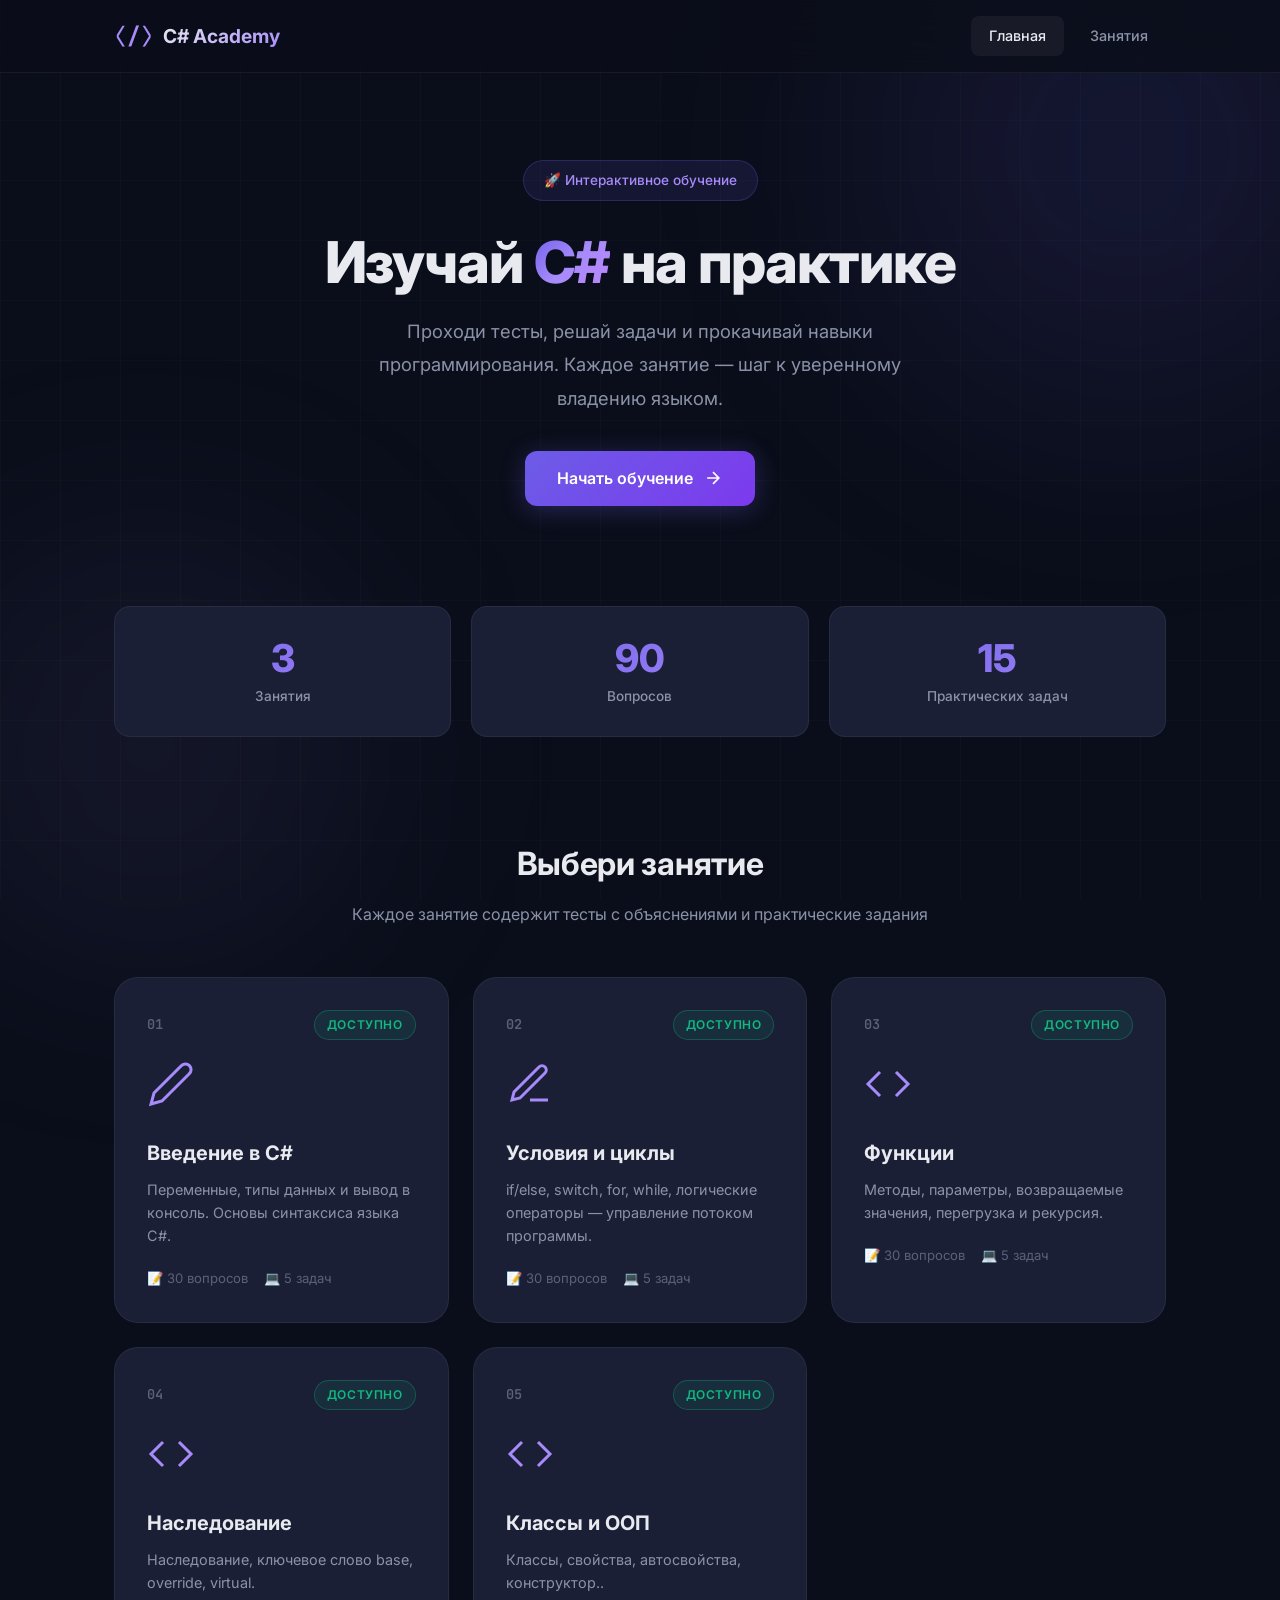
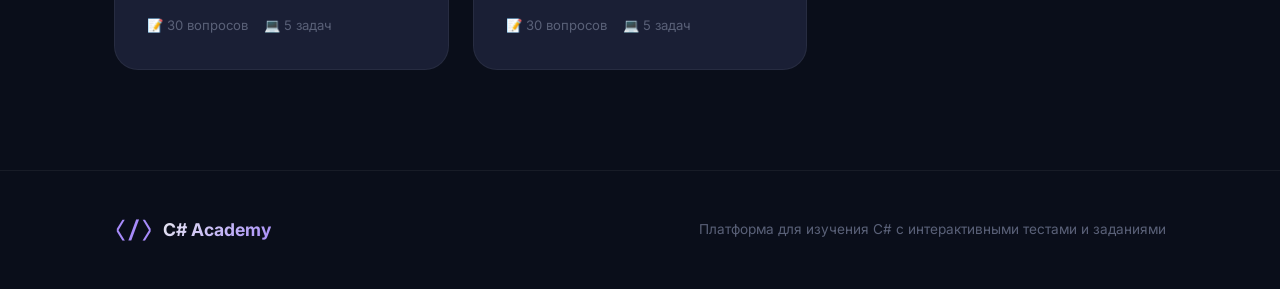
<file: index.html>
<!DOCTYPE html>
<html lang="ru">
<head>
    <meta charset="UTF-8">
    <meta name="viewport" content="width=device-width, initial-scale=1.0">
    <title>C# Academy — Тестирование и практика</title>
    <meta name="description" content="Интерактивная платформа для изучения C#. Тесты, задания и практика по программированию.">
    <link rel="preconnect" href="https://fonts.googleapis.com">
    <link rel="preconnect" href="https://fonts.gstatic.com" crossorigin>
    <link href="https://fonts.googleapis.com/css2?family=Inter:wght@300;400;500;600;700;800&family=JetBrains+Mono:wght@400;500;600&display=swap" rel="stylesheet">
    <link rel="stylesheet" href="style.css">
</head>
<body>
    <!-- Animated background -->
    <div class="bg-grid"></div>
    <div class="bg-glow bg-glow-1"></div>
    <div class="bg-glow bg-glow-2"></div>

    <!-- Header -->
    <header class="header">
        <div class="container">
            <a href="index.html" class="logo">
                <span class="logo-icon">⟨/⟩</span>
                <span class="logo-text">C# Academy</span>
            </a>
            <nav class="nav">
                <a href="index.html" class="nav-link active">Главная</a>
                <a href="#lessons" class="nav-link">Занятия</a>
            </nav>
        </div>
    </header>

    <!-- Hero Section -->
    <section class="hero">
        <div class="container">
            <div class="hero-badge">🚀 Интерактивное обучение</div>
            <h1 class="hero-title">
                Изучай <span class="gradient-text">C#</span> на практике
            </h1>
            <p class="hero-subtitle">
                Проходи тесты, решай задачи и прокачивай навыки программирования. 
                Каждое занятие — шаг к уверенному владению языком.
            </p>
            <a href="#lessons" class="hero-btn">
                <span>Начать обучение</span>
                <svg width="20" height="20" viewBox="0 0 24 24" fill="none" stroke="currentColor" stroke-width="2">
                    <path d="M5 12h14M12 5l7 7-7 7"/>
                </svg>
            </a>
        </div>
    </section>

    <!-- Stats -->
    <section class="stats">
        <div class="container">
            <div class="stats-grid">
                <div class="stat-card">
                    <div class="stat-number">3</div>
                    <div class="stat-label">Занятия</div>
                </div>
                <div class="stat-card">
                    <div class="stat-number">90</div>
                    <div class="stat-label">Вопросов</div>
                </div>
                <div class="stat-card">
                    <div class="stat-number">15</div>
                    <div class="stat-label">Практических задач</div>
                </div>
            </div>
        </div>
    </section>

    <!-- Lessons -->
    <section class="lessons" id="lessons">
        <div class="container">
            <h2 class="section-title">Выбери занятие</h2>
            <p class="section-subtitle">Каждое занятие содержит тесты с объяснениями и практические задания</p>
            
            <div class="lessons-grid">
                <!-- Lesson 1 -->
                <a href="lesson1.html" class="lesson-card" style="--delay: 0.1s">
                    <div class="lesson-card-header">
                        <span class="lesson-number">01</span>
                        <span class="lesson-status available">Доступно</span>
                    </div>
                    <div class="lesson-card-icon">
                        <svg width="48" height="48" viewBox="0 0 24 24" fill="none" stroke="currentColor" stroke-width="1.5">
                            <path d="M17 3a2.85 2.83 0 1 1 4 4L7.5 20.5 2 22l1.5-5.5Z"/>
                        </svg>
                    </div>
                    <h3 class="lesson-card-title">Введение в C#</h3>
                    <p class="lesson-card-desc">Переменные, типы данных и вывод в консоль. Основы синтаксиса языка C#.</p>
                    <div class="lesson-card-meta">
                        <span>📝 30 вопросов</span>
                        <span>💻 5 задач</span>
                    </div>
                    <div class="lesson-card-arrow">
                        <svg width="24" height="24" viewBox="0 0 24 24" fill="none" stroke="currentColor" stroke-width="2">
                            <path d="M5 12h14M12 5l7 7-7 7"/>
                        </svg>
                    </div>
                </a>

                <!-- Lesson 2 -->
                <a href="lesson2.html" class="lesson-card" style="--delay: 0.2s">
                    <div class="lesson-card-header">
                        <span class="lesson-number">02</span>
                        <span class="lesson-status available">Доступно</span>
                    </div>
                    <div class="lesson-card-icon">
                        <svg width="48" height="48" viewBox="0 0 24 24" fill="none" stroke="currentColor" stroke-width="1.5">
                            <path d="M12 20h9"/><path d="M16.5 3.5a2.12 2.12 0 0 1 3 3L7 19l-4 1 1-4Z"/>
                        </svg>
                    </div>
                    <h3 class="lesson-card-title">Условия и циклы</h3>
                    <p class="lesson-card-desc">if/else, switch, for, while, логические операторы — управление потоком программы.</p>
                    <div class="lesson-card-meta">
                        <span>📝 30 вопросов</span>
                        <span>💻 5 задач</span>
                    </div>
                    <div class="lesson-card-arrow">
                        <svg width="24" height="24" viewBox="0 0 24 24" fill="none" stroke="currentColor" stroke-width="2">
                            <path d="M5 12h14M12 5l7 7-7 7"/>
                        </svg>
                    </div>
                </a>

                <!-- Lesson 3 -->
                <a href="lesson3.html" class="lesson-card" style="--delay: 0.3s">
                    <div class="lesson-card-header">
                        <span class="lesson-number">03</span>
                        <span class="lesson-status available">Доступно</span>
                    </div>
                    <div class="lesson-card-icon">
                        <svg width="48" height="48" viewBox="0 0 24 24" fill="none" stroke="currentColor" stroke-width="1.5">
                            <polyline points="16 18 22 12 16 6"/>
                            <polyline points="8 6 2 12 8 18"/>
                        </svg>
                    </div>
                    <h3 class="lesson-card-title">Функции</h3>
                    <p class="lesson-card-desc">Методы, параметры, возвращаемые значения, перегрузка и рекурсия.</p>
                    <div class="lesson-card-meta">
                        <span>📝 30 вопросов</span>
                        <span>💻 5 задач</span>
                    </div>
                    <div class="lesson-card-arrow">
                        <svg width="24" height="24" viewBox="0 0 24 24" fill="none" stroke="currentColor" stroke-width="2">
                            <path d="M5 12h14M12 5l7 7-7 7"/>
                        </svg>
                    </div>
                </a>
                <!-- Lesson 4 -->

                <a href="lesson4.html" class="lesson-card" style="--delay: 0.3s">
                    <div class="lesson-card-header">
                        <span class="lesson-number">04</span>
                        <span class="lesson-status available">Доступно</span>
                    </div>
                    <div class="lesson-card-icon">
                        <svg width="48" height="48" viewBox="0 0 24 24" fill="none" stroke="currentColor" stroke-width="1.5">
                            <polyline points="16 18 22 12 16 6"/>
                            <polyline points="8 6 2 12 8 18"/>
                        </svg>
                    </div>
                    <h3 class="lesson-card-title">Наследование</h3>
                    <p class="lesson-card-desc">Наследование, ключевое слово base, override, virtual.</p>
                    <div class="lesson-card-meta">
                        <span>📝 30 вопросов</span>
                        <span>💻 5 задач</span>
                    </div>
                    <div class="lesson-card-arrow">
                        <svg width="24" height="24" viewBox="0 0 24 24" fill="none" stroke="currentColor" stroke-width="2">
                            <path d="M5 12h14M12 5l7 7-7 7"/>
                        </svg>
                    </div>
                </a>

                <!-- Lesson 5 -->

                <a href="lesson5.html" class="lesson-card" style="--delay: 0.3s">
                    <div class="lesson-card-header">
                        <span class="lesson-number">05</span>
                        <span class="lesson-status available">Доступно</span>
                    </div>
                    <div class="lesson-card-icon">
                        <svg width="48" height="48" viewBox="0 0 24 24" fill="none" stroke="currentColor" stroke-width="1.5">
                            <polyline points="16 18 22 12 16 6"/>
                            <polyline points="8 6 2 12 8 18"/>
                        </svg>
                    </div>
                    <h3 class="lesson-card-title">Классы и ООП</h3>
                    <p class="lesson-card-desc">Классы, свойства, автосвойства, конструктор..</p>
                    <div class="lesson-card-meta">
                        <span>📝 30 вопросов</span>
                        <span>💻 5 задач</span>
                    </div>
                    <div class="lesson-card-arrow">
                        <svg width="24" height="24" viewBox="0 0 24 24" fill="none" stroke="currentColor" stroke-width="2">
                            <path d="M5 12h14M12 5l7 7-7 7"/>
                        </svg>
                    </div>
                </a>
            </div>
        </div>
    </section>

    <!-- Footer -->
    <footer class="footer">
        <div class="container">
            <div class="footer-content">
                <div class="footer-logo">
                    <span class="logo-icon">⟨/⟩</span>
                    <span class="logo-text">C# Academy</span>
                </div>
                <p class="footer-text">Платформа для изучения C# с интерактивными тестами и заданиями</p>
            </div>
        </div>
    </footer>

    <script src="script.js"></script>
</body>
</html>
</file>
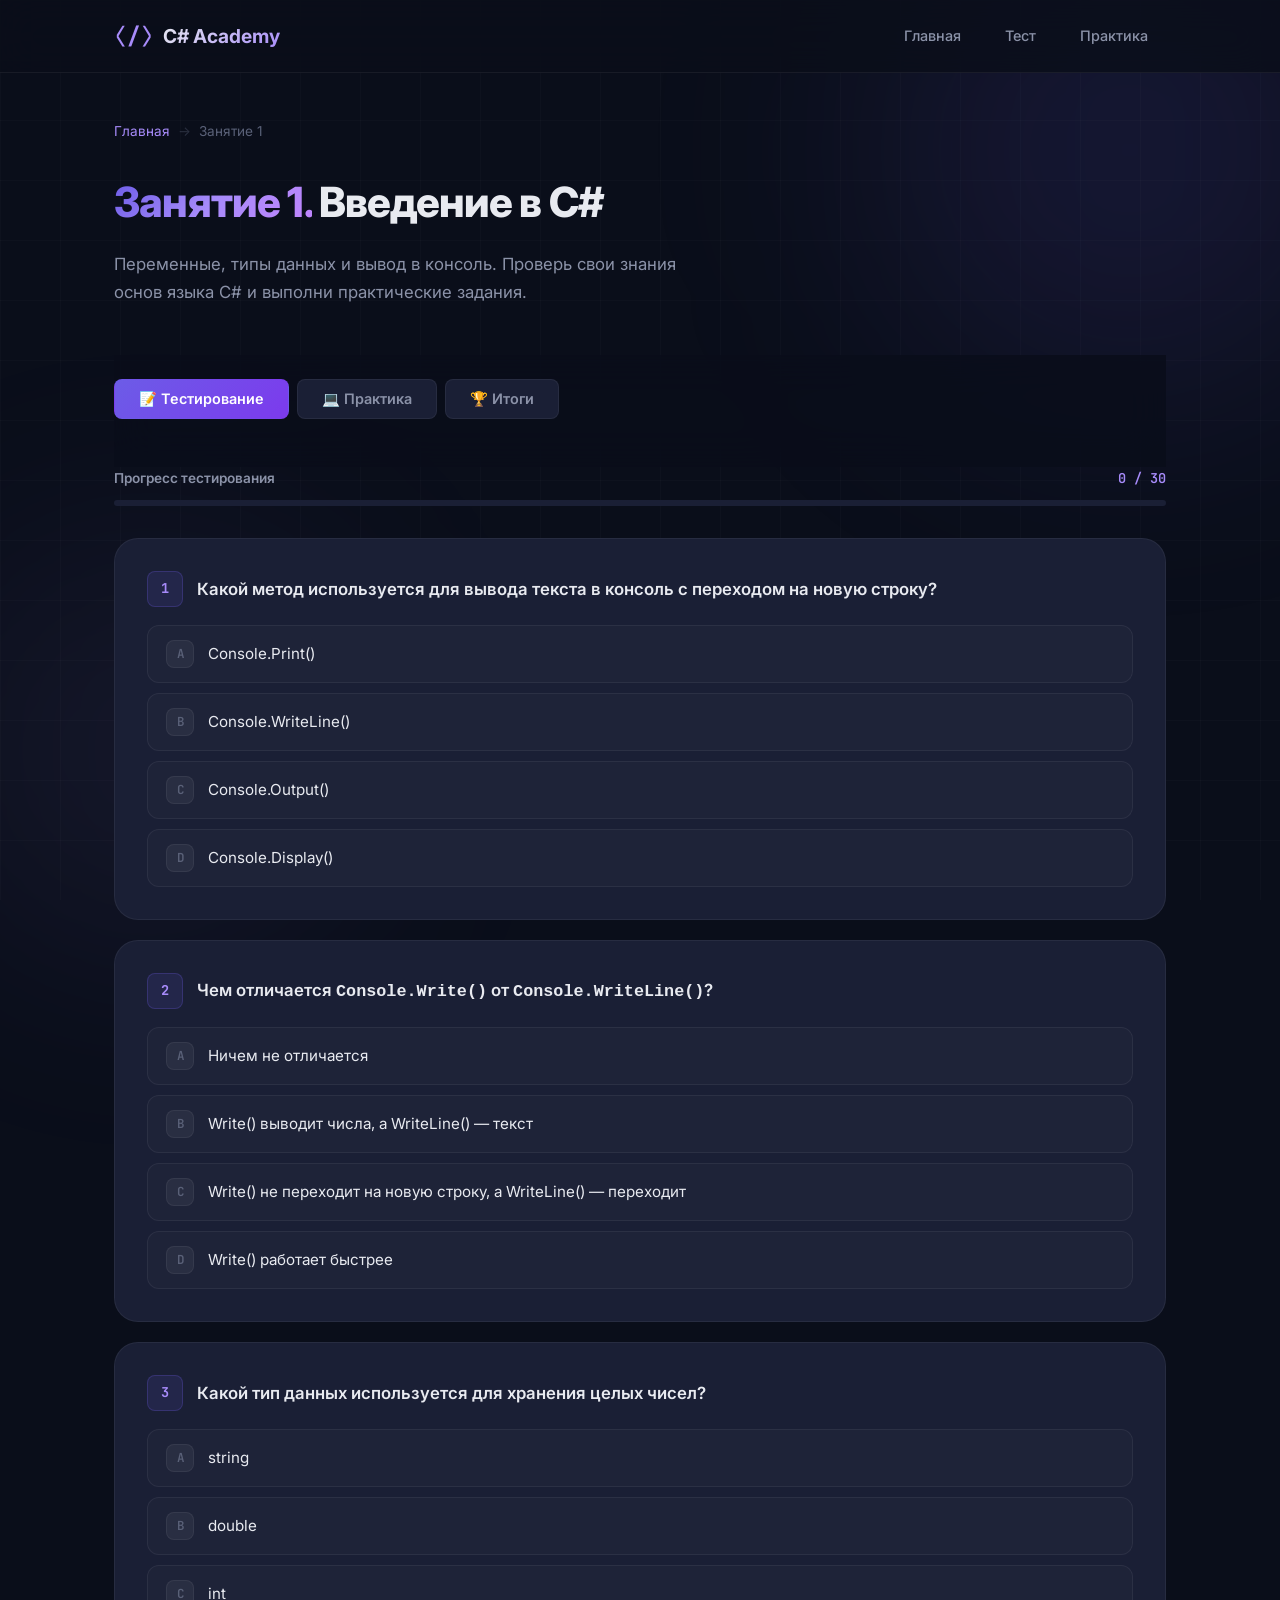
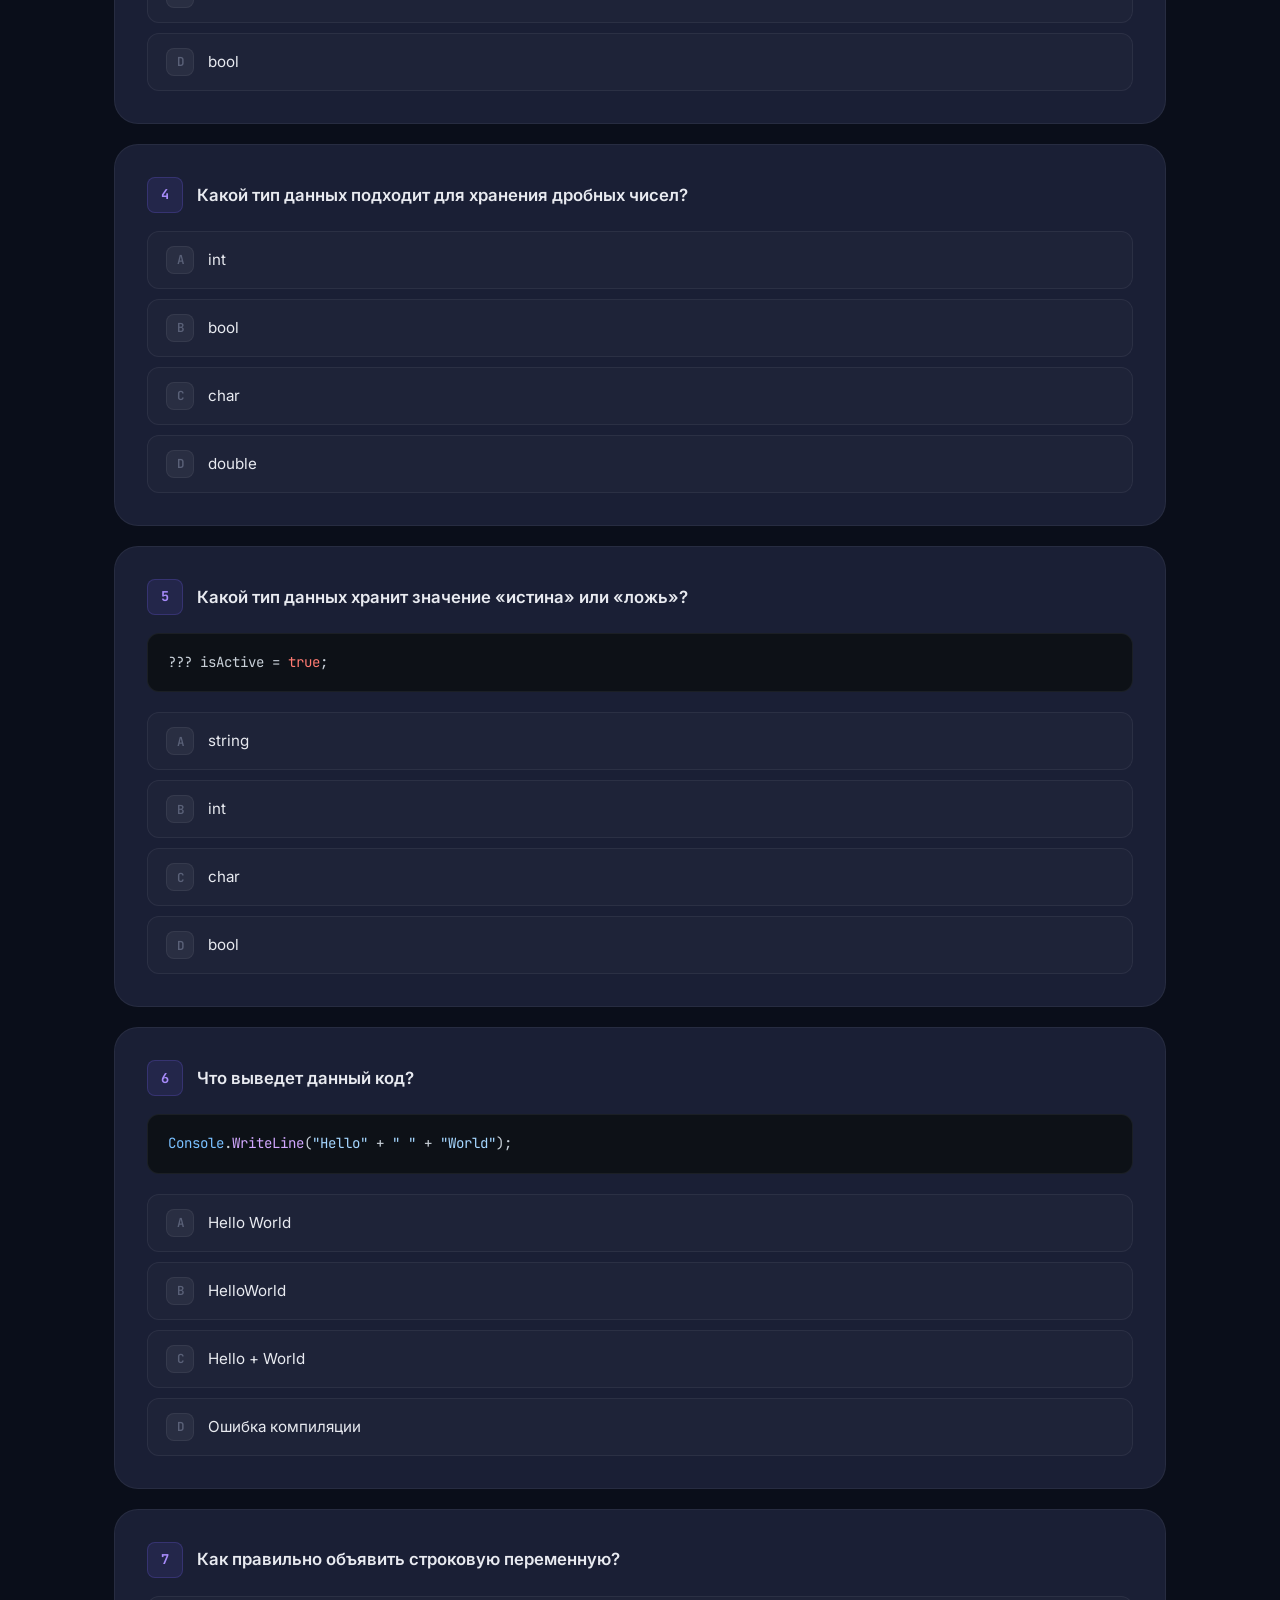
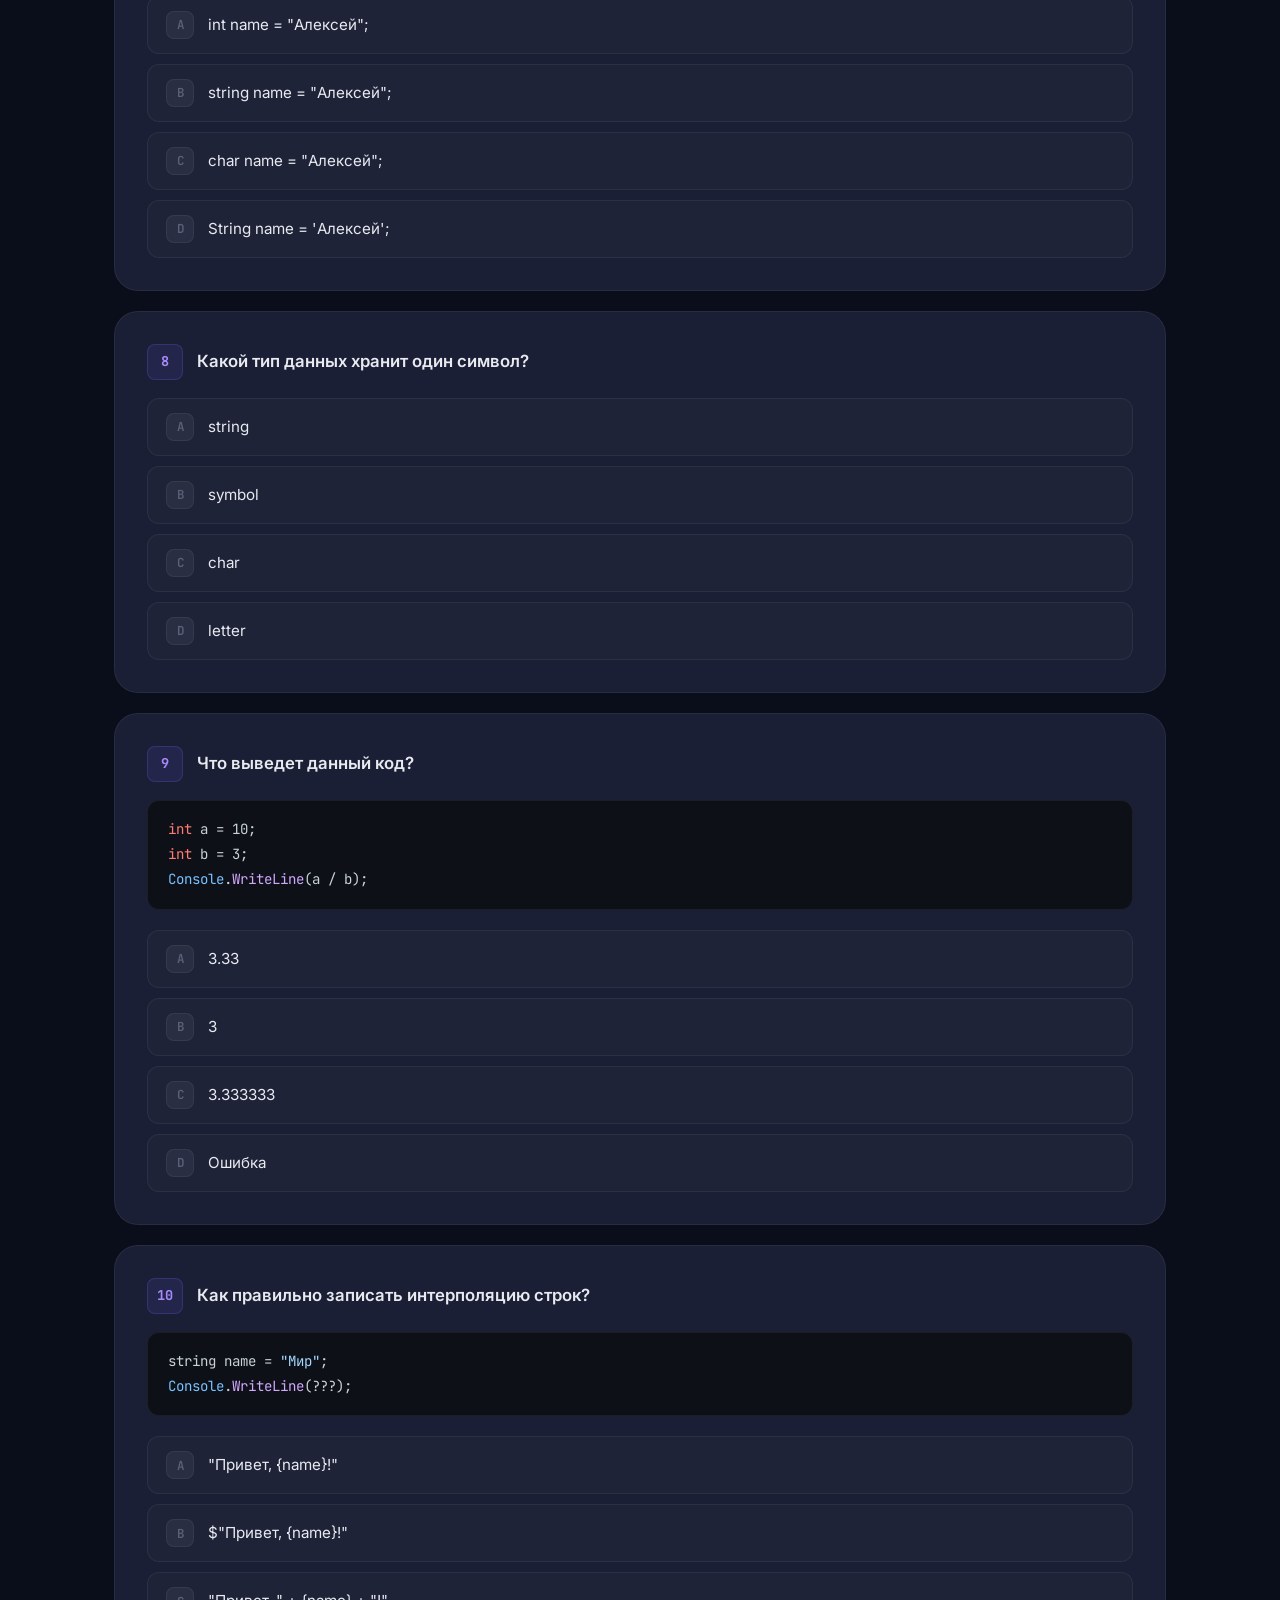
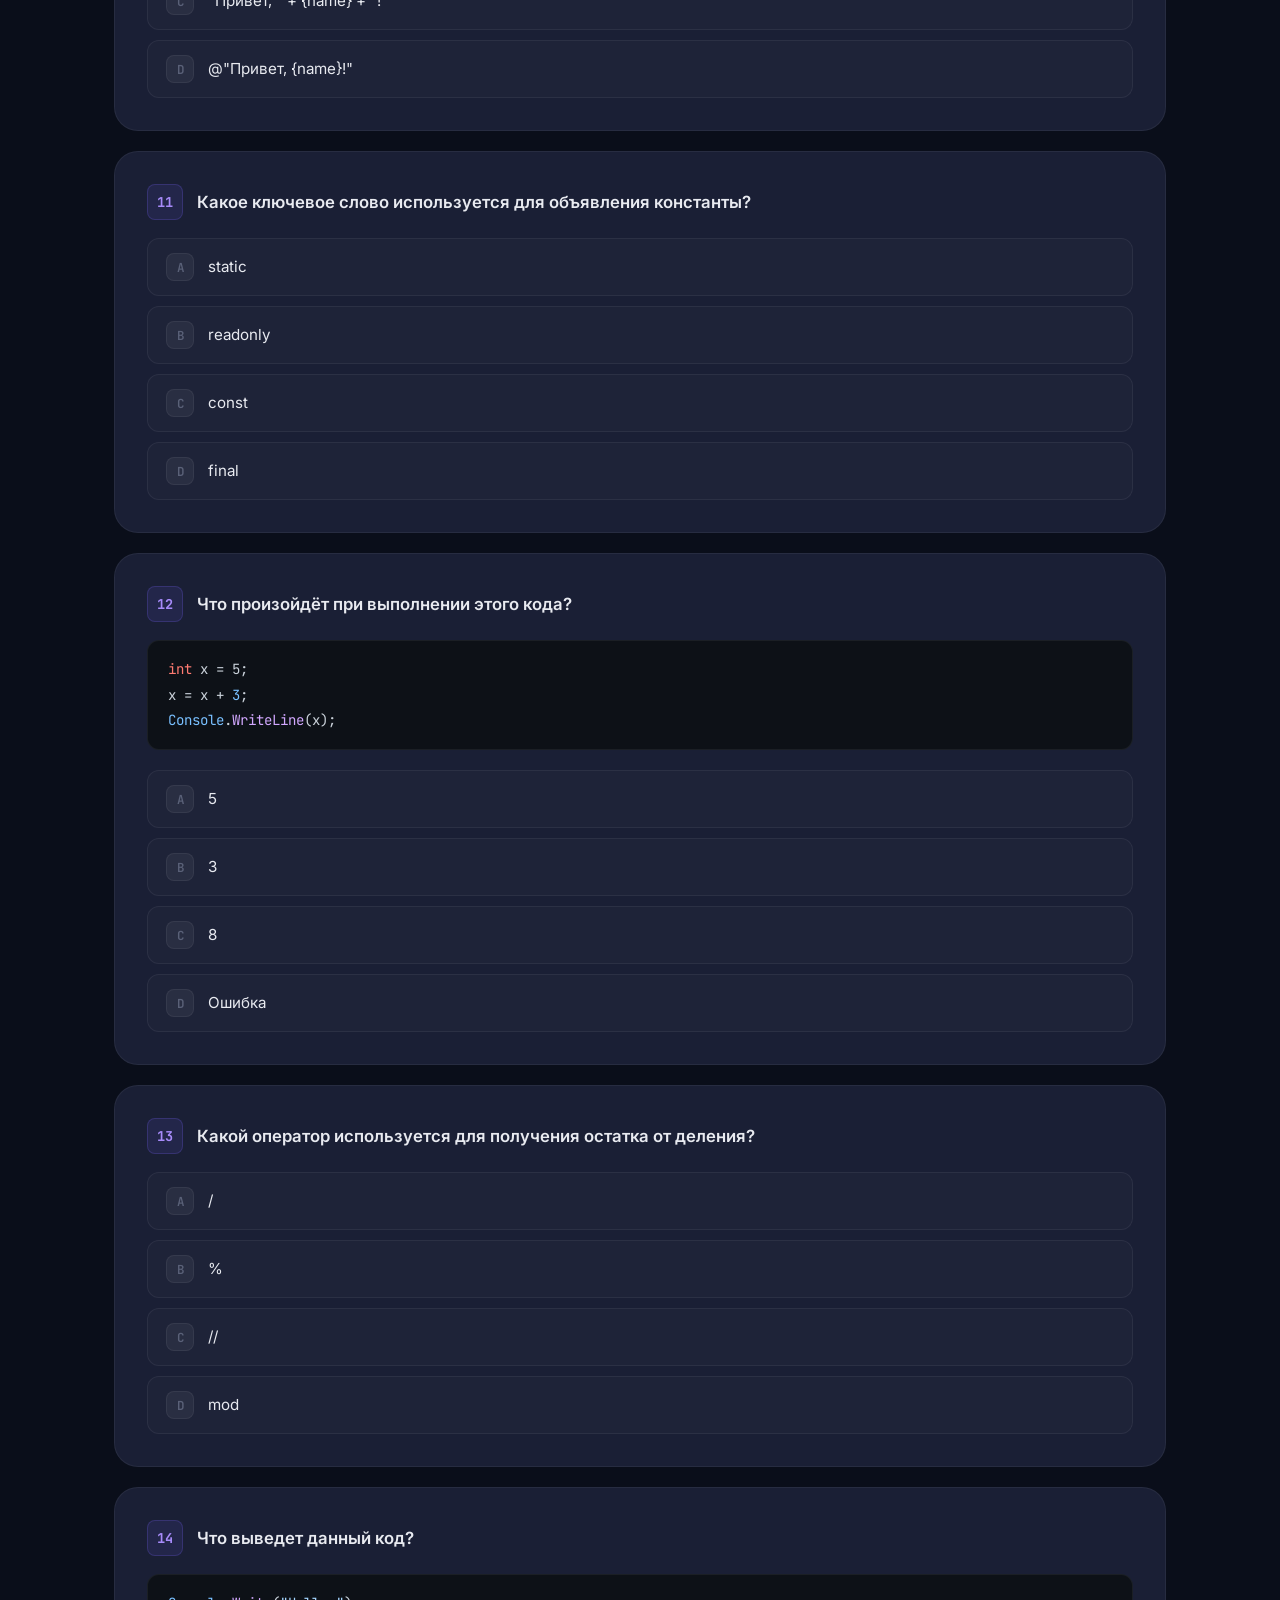
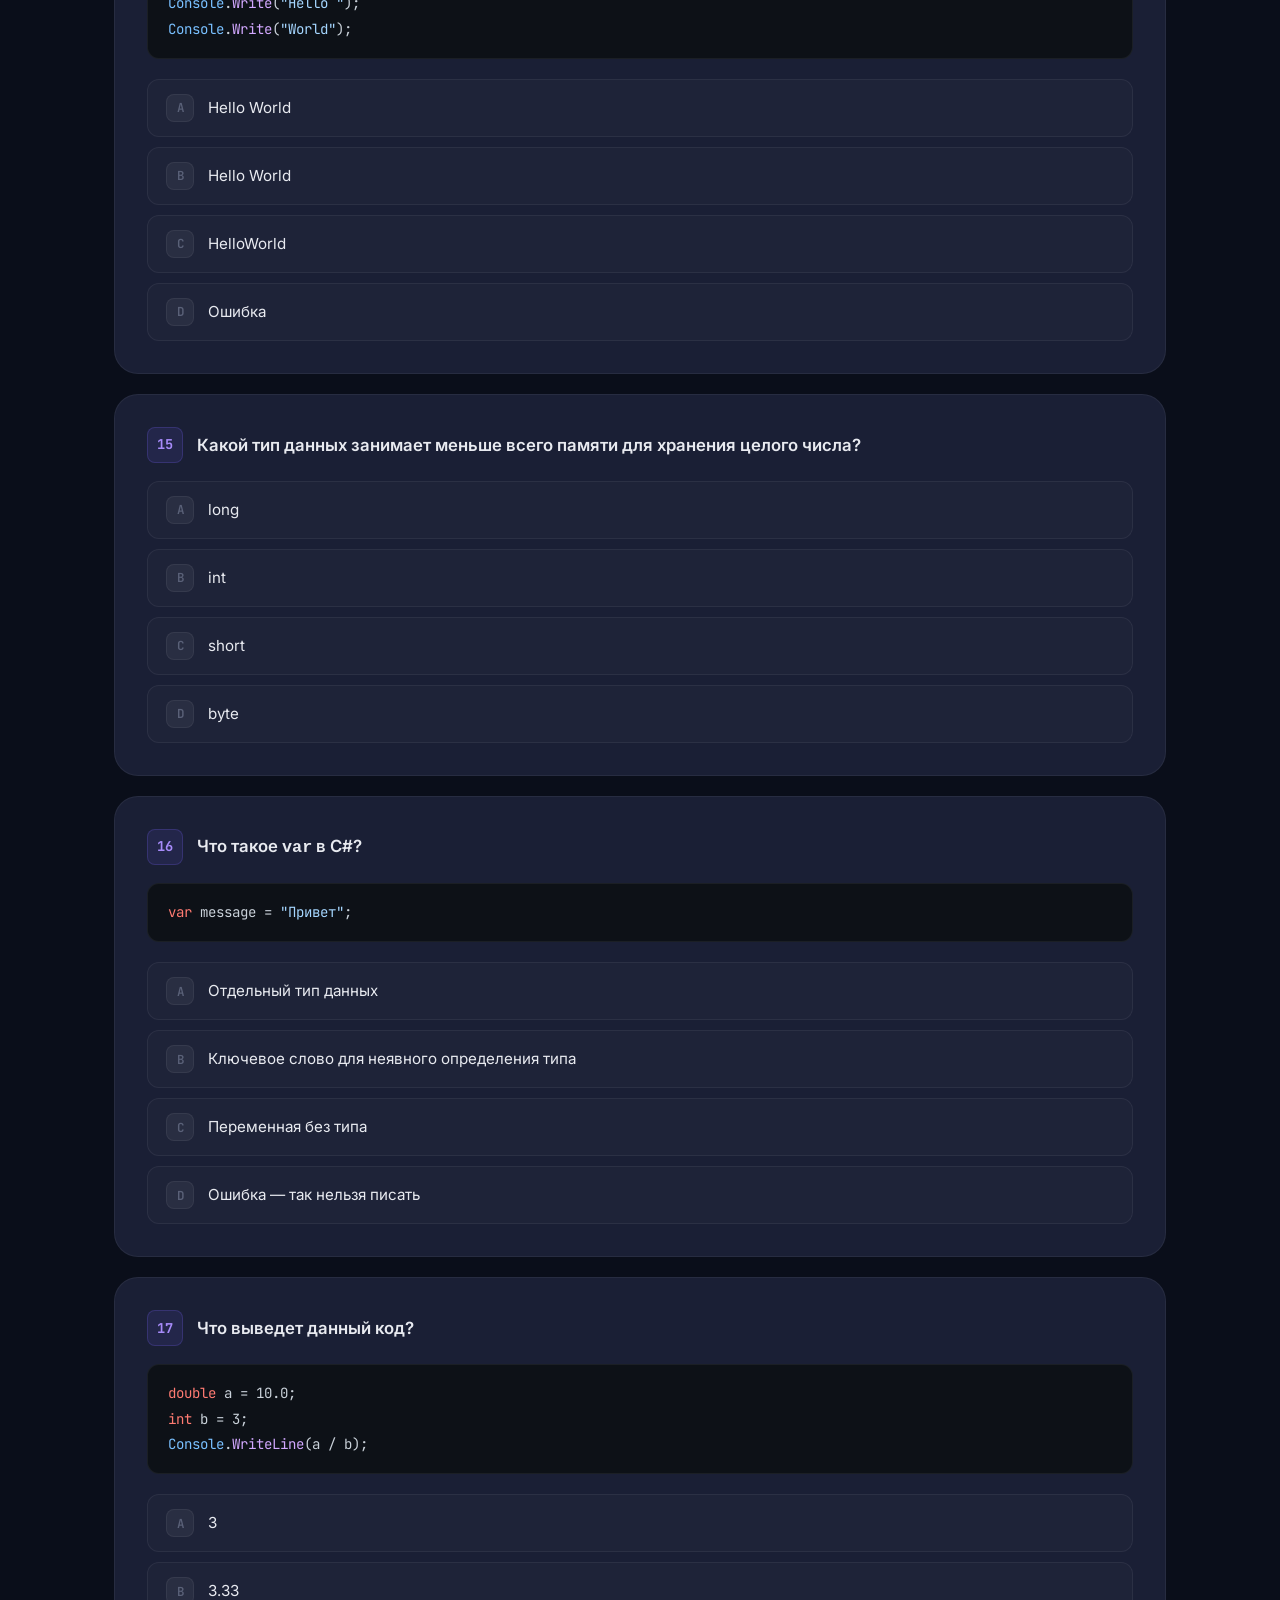
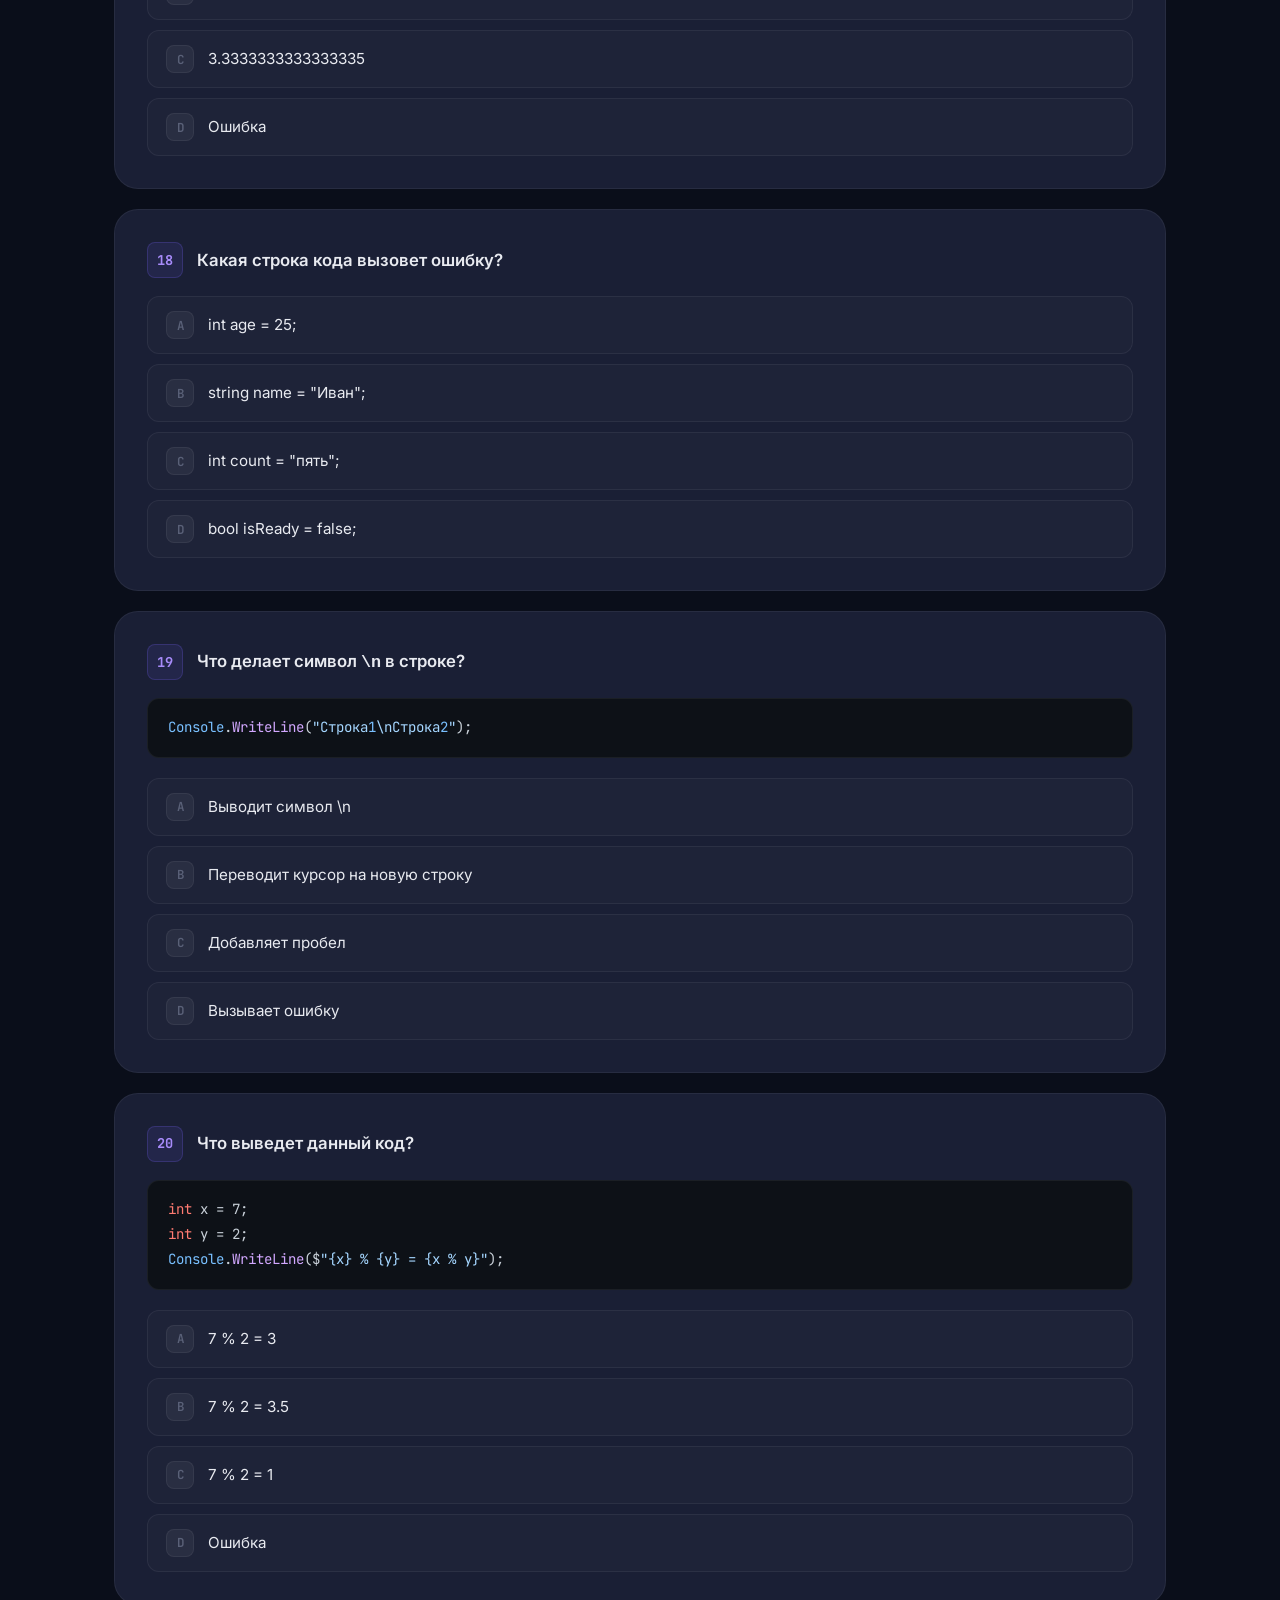
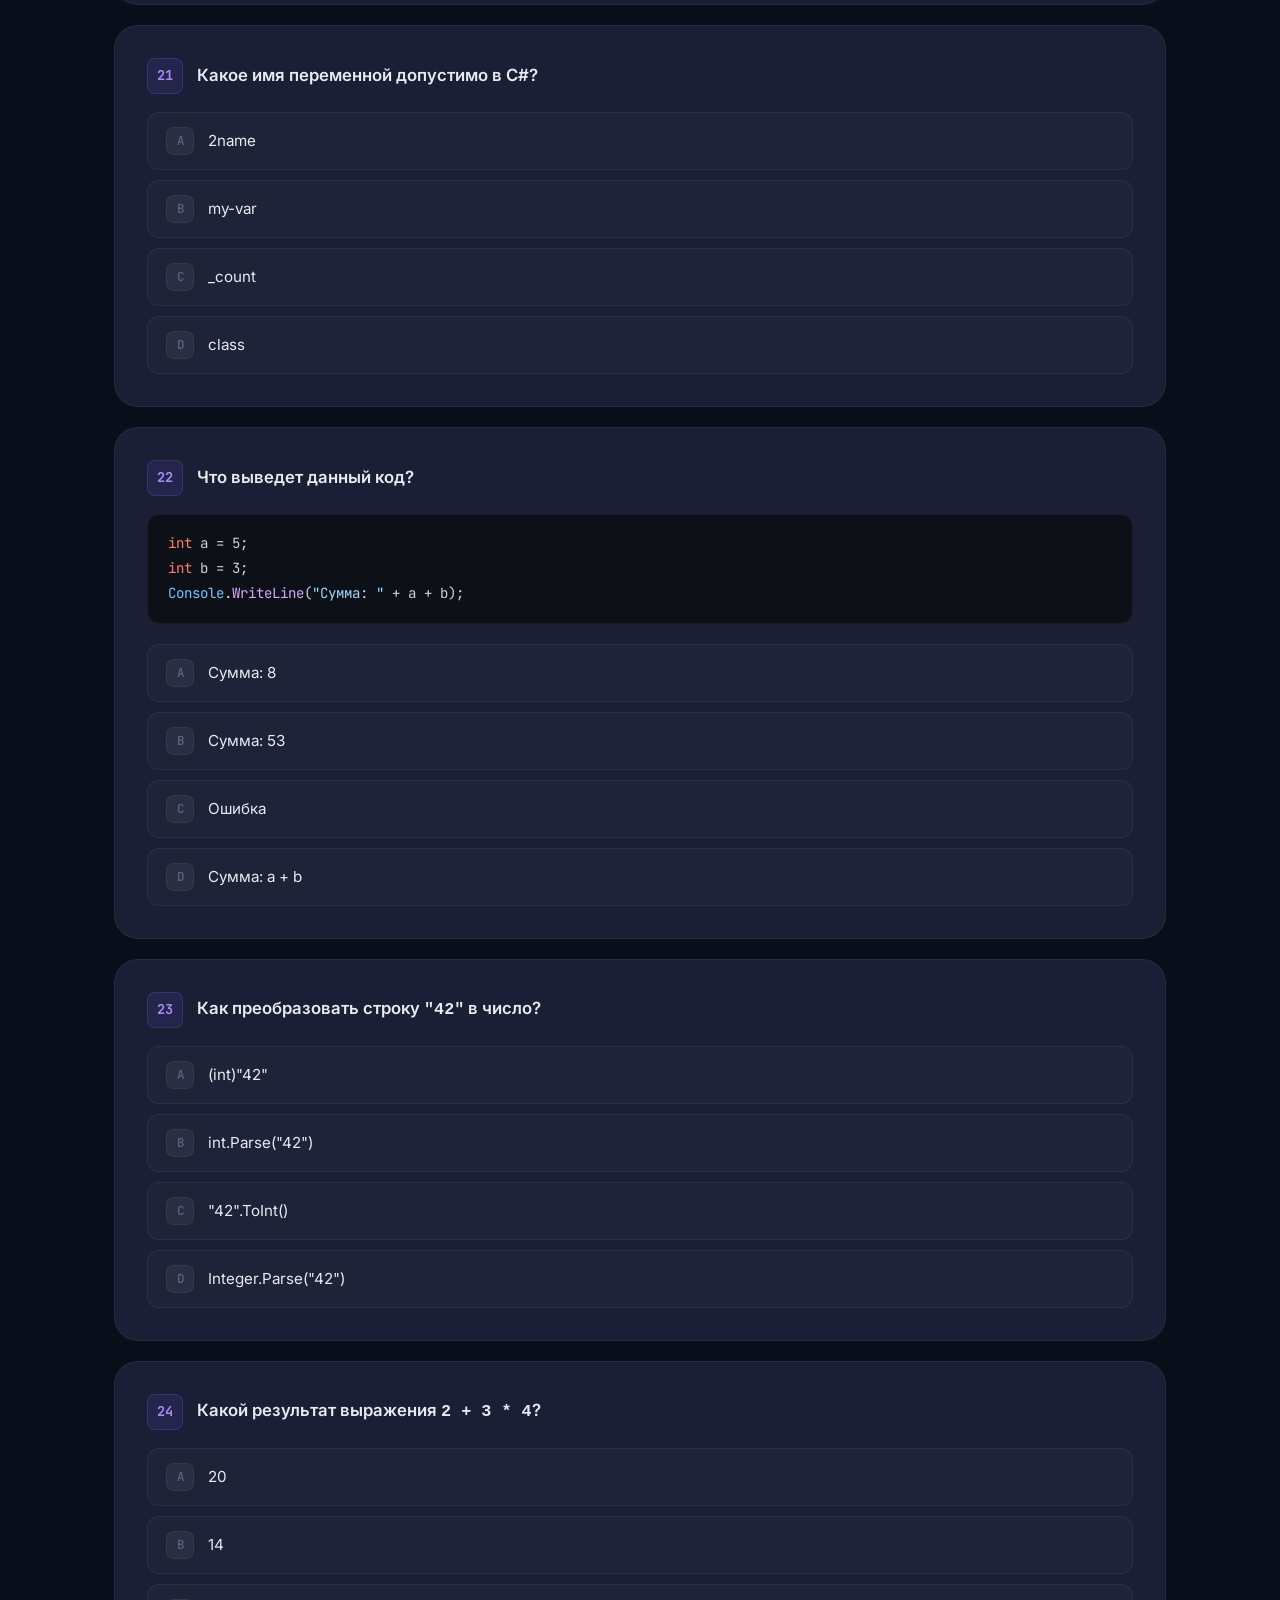
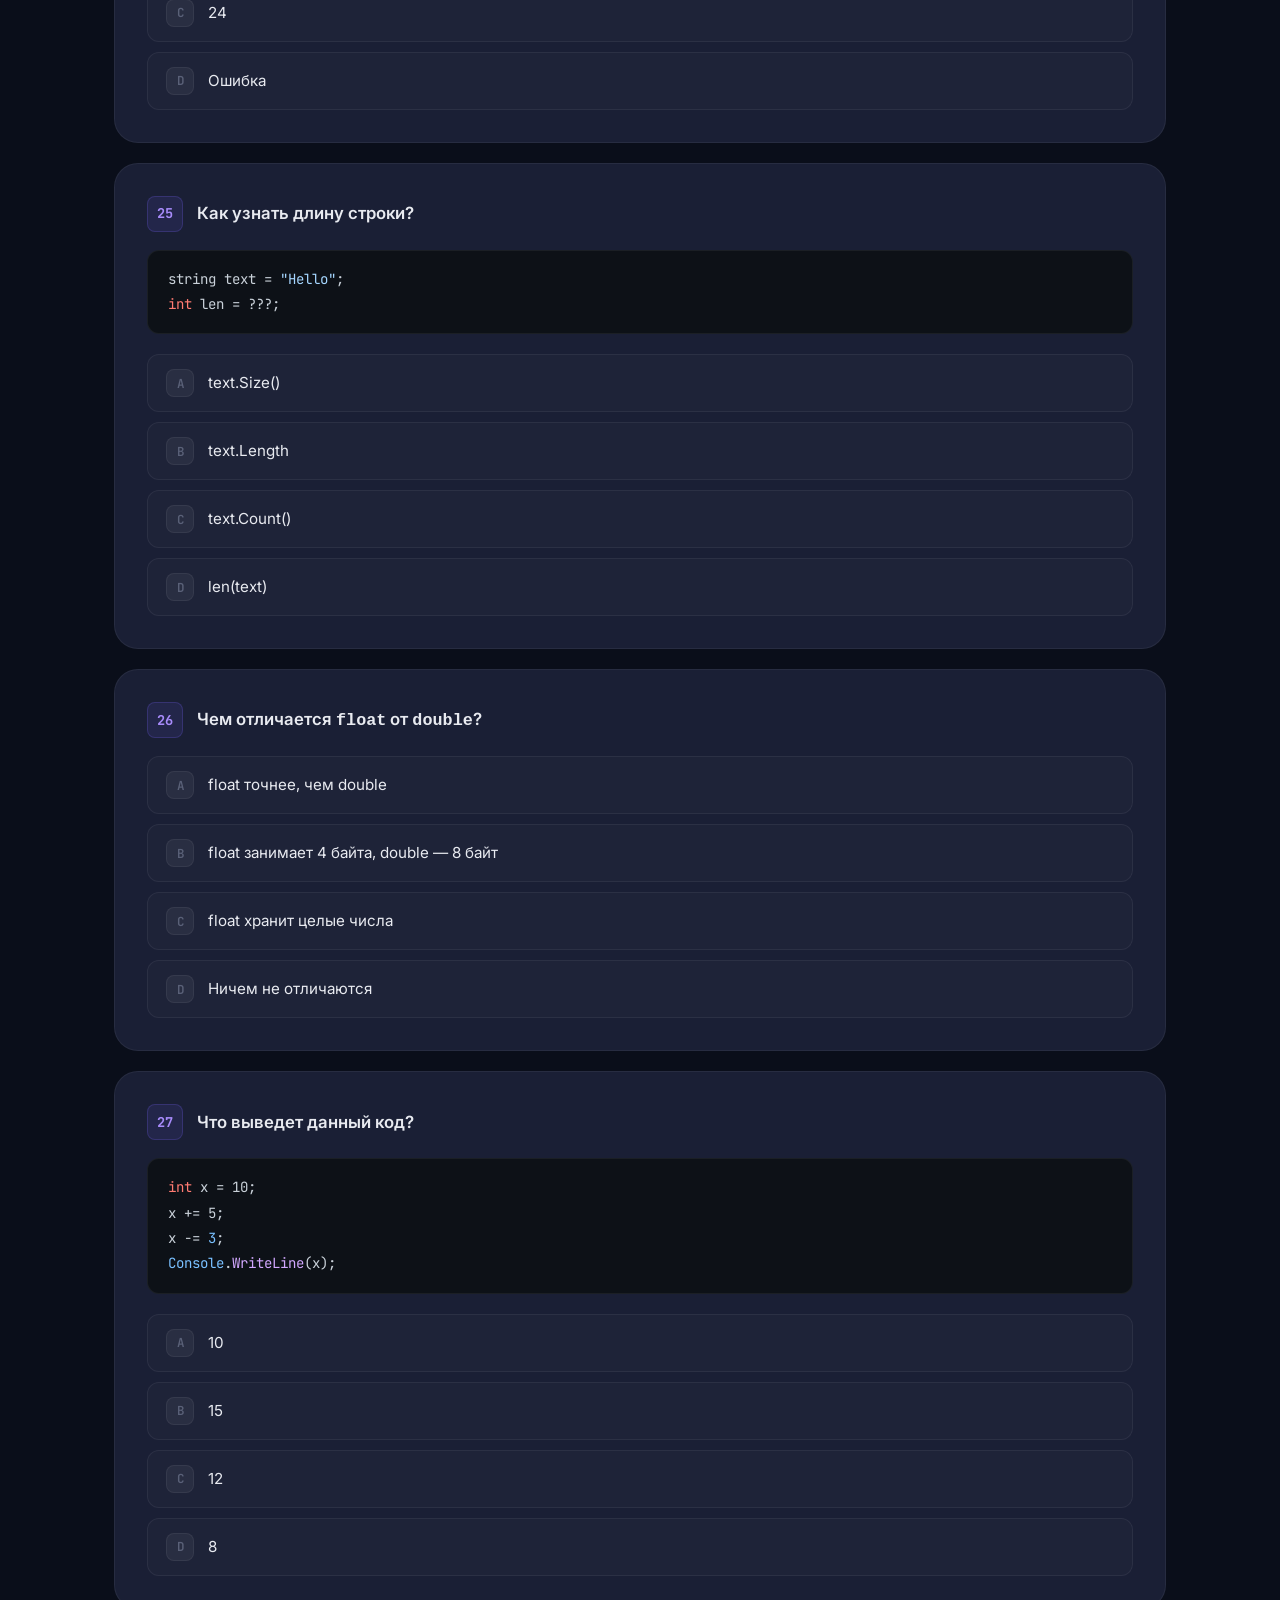
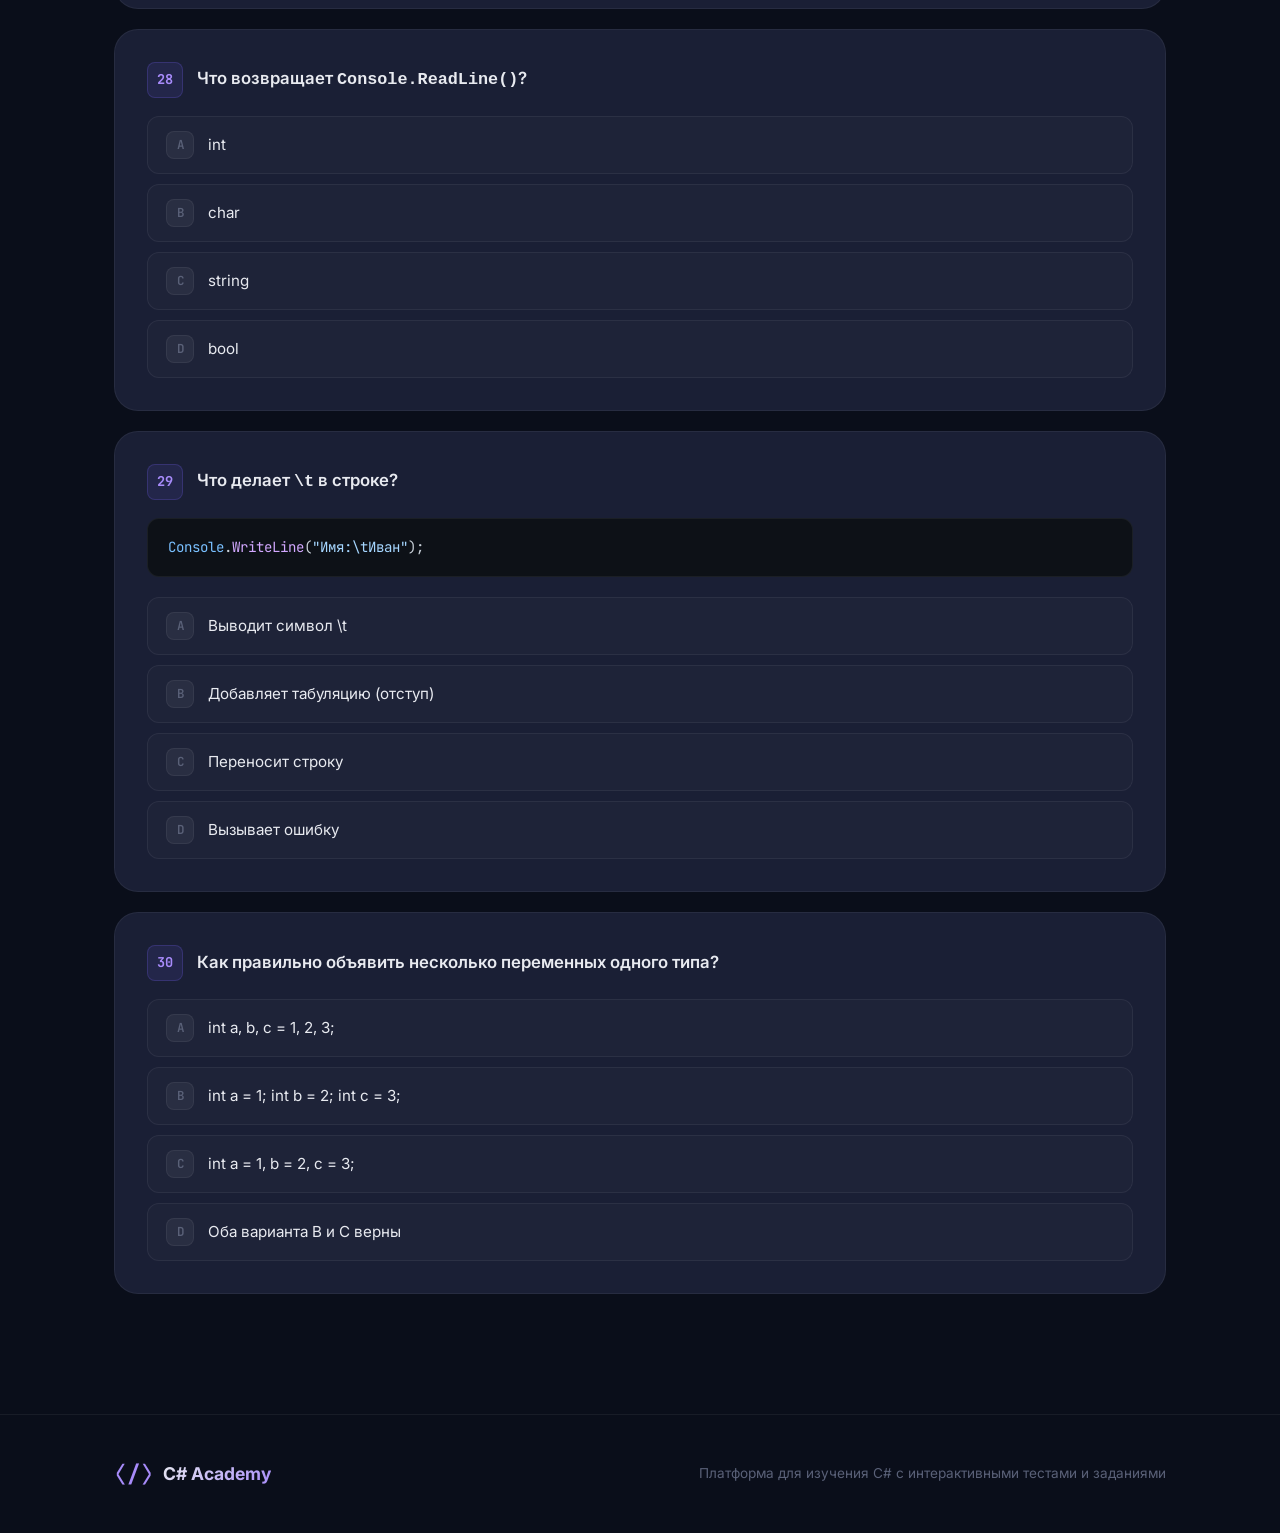
<file: lesson1.html>
<!DOCTYPE html>
<html lang="ru">
<head>
    <meta charset="UTF-8">
    <meta name="viewport" content="width=device-width, initial-scale=1.0">
    <title>Занятие 1 — Введение в C# | C# Academy</title>
    <meta name="description" content="Тестирование по теме: Переменные, типы данных и вывод в консоль в C#.">
    <link rel="preconnect" href="https://fonts.googleapis.com">
    <link rel="preconnect" href="https://fonts.gstatic.com" crossorigin>
    <link href="https://fonts.googleapis.com/css2?family=Inter:wght@300;400;500;600;700;800&family=JetBrains+Mono:wght@400;500;600&display=swap" rel="stylesheet">
    <link rel="stylesheet" href="style.css">
</head>
<body>
    <!-- Animated background -->
    <div class="bg-grid"></div>
    <div class="bg-glow bg-glow-1"></div>
    <div class="bg-glow bg-glow-2"></div>

    <!-- Header -->
    <header class="header">
        <div class="container">
            <a href="index.html" class="logo">
                <span class="logo-icon">⟨/⟩</span>
                <span class="logo-text">C# Academy</span>
            </a>
            <nav class="nav">
                <a href="index.html" class="nav-link">Главная</a>
                <a href="#quiz" class="nav-link">Тест</a>
                <a href="#practice" class="nav-link">Практика</a>
            </nav>
        </div>
    </header>

    <!-- Lesson Hero -->
    <section class="lesson-hero">
        <div class="container">
            <div class="breadcrumb">
                <a href="index.html">Главная</a>
                <span class="breadcrumb-sep">→</span>
                <span>Занятие 1</span>
            </div>
            <h1 class="lesson-hero-title">
                <span class="gradient-text">Занятие 1.</span> Введение в C#
            </h1>
            <p class="lesson-hero-desc">
                Переменные, типы данных и вывод в консоль. Проверь свои знания основ языка C# и выполни практические задания.
            </p>
        </div>
    </section>

    <!-- Section Navigation -->
    <div class="container">
        <div class="section-nav" id="sectionNav">
            <button class="section-nav-btn active" data-target="quiz" id="btnQuiz">📝 Тестирование</button>
            <button class="section-nav-btn" data-target="practice" id="btnPractice">💻 Практика</button>
            <button class="section-nav-btn" data-target="results" id="btnResults">🏆 Итоги</button>
        </div>
    </div>

    <!-- Quiz Section -->
    <section class="quiz-section" id="quiz">
        <div class="container">
            <!-- Progress Bar -->
            <div class="progress-bar-wrapper">
                <div class="progress-info">
                    <span class="progress-label">Прогресс тестирования</span>
                    <span class="progress-count" id="progressCount">0 / 30</span>
                </div>
                <div class="progress-track">
                    <div class="progress-fill" id="progressFill"></div>
                </div>
            </div>

            <!-- Score Card (shown after all answered) -->
            <div class="score-card" id="scoreCard">
                <div class="score-emoji" id="scoreEmoji">🎉</div>
                <div class="score-text" id="scoreText">Отличный результат!</div>
                <div class="score-detail">
                    Правильных ответов: <span class="score-number" id="scoreNumber">0/30</span>
                </div>
            </div>

            <!-- Questions will be rendered by JS -->
            <div id="quizContainer"></div>
        </div>
    </section>

    <!-- Practice Section -->
    <section class="practice-section" id="practice" style="display:none;">
        <div class="container">
            <h2 class="practice-title">💻 Практические задания</h2>
            <p class="practice-subtitle">
                Напиши программу на C# для каждого задания. Проверь себя — результат должен совпадать с ожидаемым выводом.
            </p>

            <div id="practiceContainer"></div>
        </div>
    </section>

    <!-- Final Result Section -->
    <section class="result-section" id="finalResult" style="display:none;">
        <div class="container">
            <div id="finalResultContent"></div>
        </div>
    </section>

    <!-- Footer -->
    <footer class="footer">
        <div class="container">
            <div class="footer-content">
                <div class="footer-logo">
                    <span class="logo-icon">⟨/⟩</span>
                    <span class="logo-text">C# Academy</span>
                </div>
                <p class="footer-text">Платформа для изучения C# с интерактивными тестами и заданиями</p>
            </div>
        </div>
    </footer>

    <script src="lesson1-data.js"></script>
    <script src="quiz-engine.js"></script>
</body>
</html>
</file>
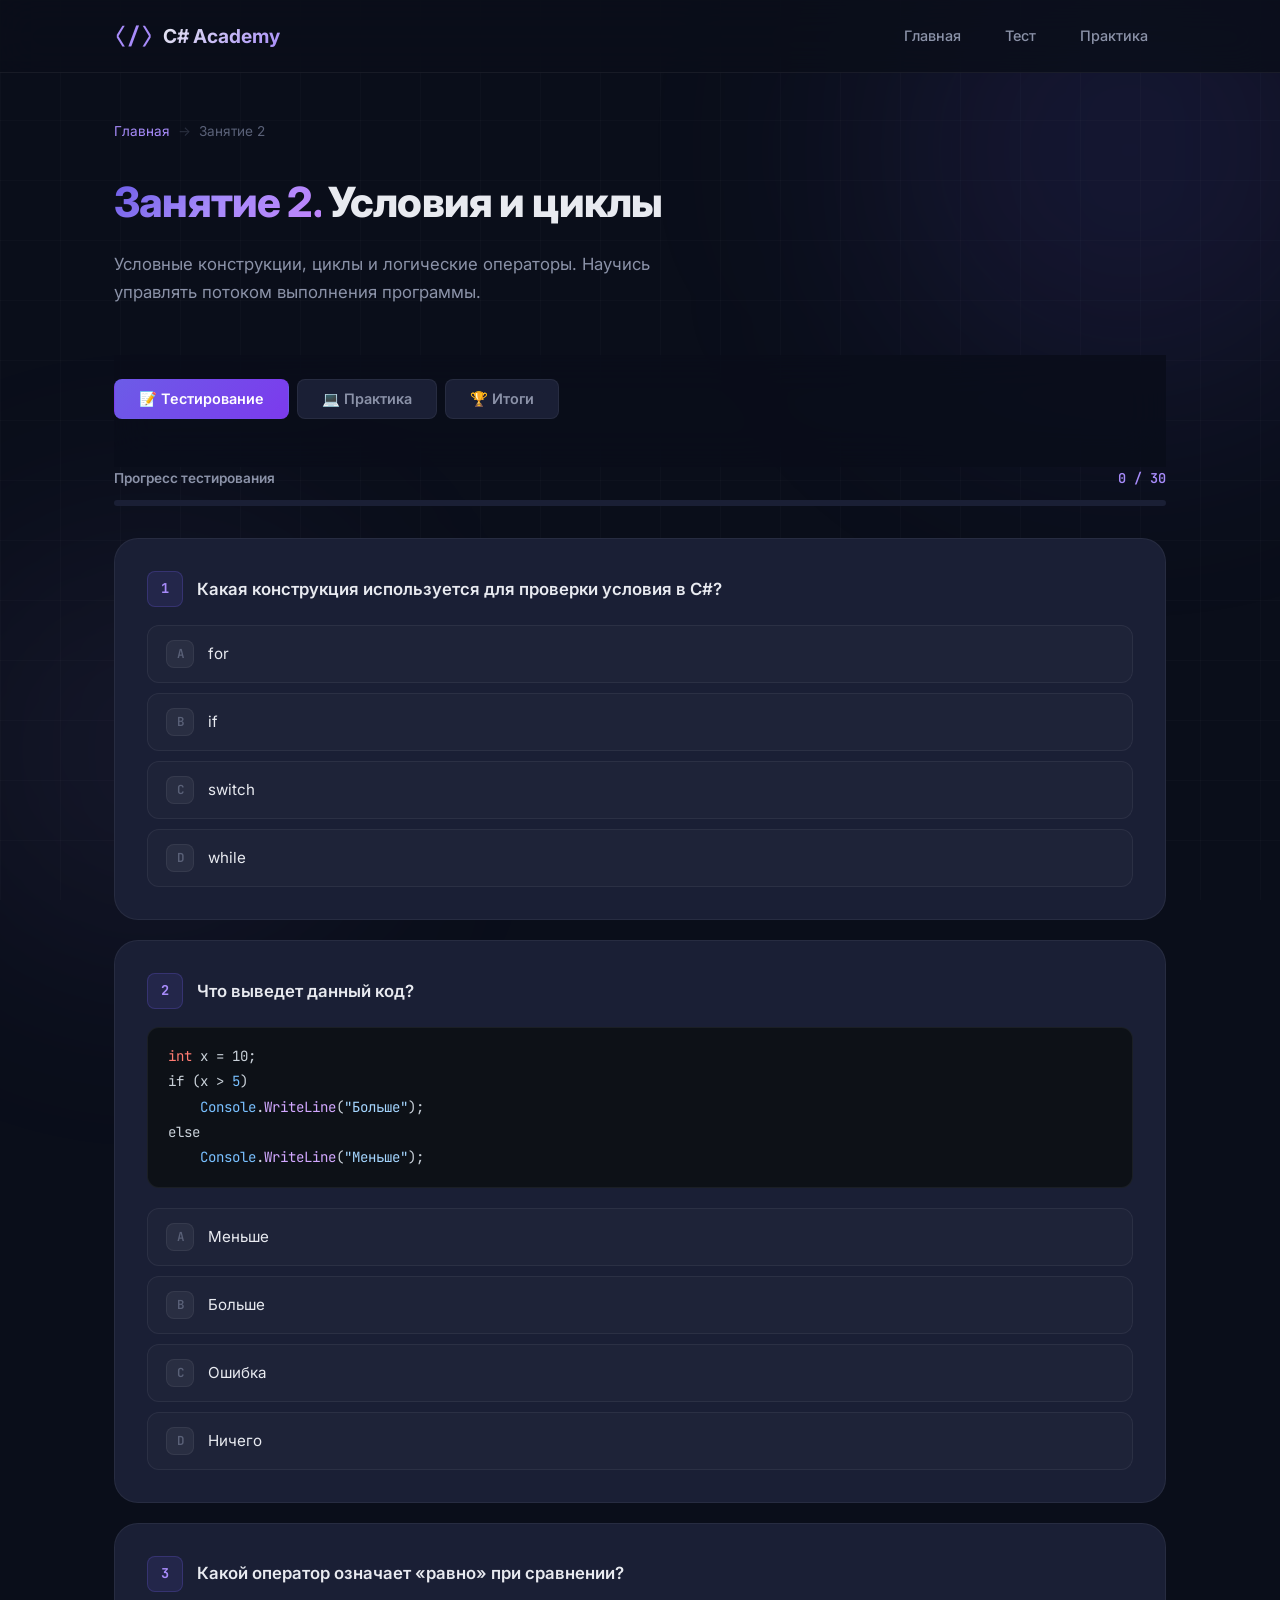
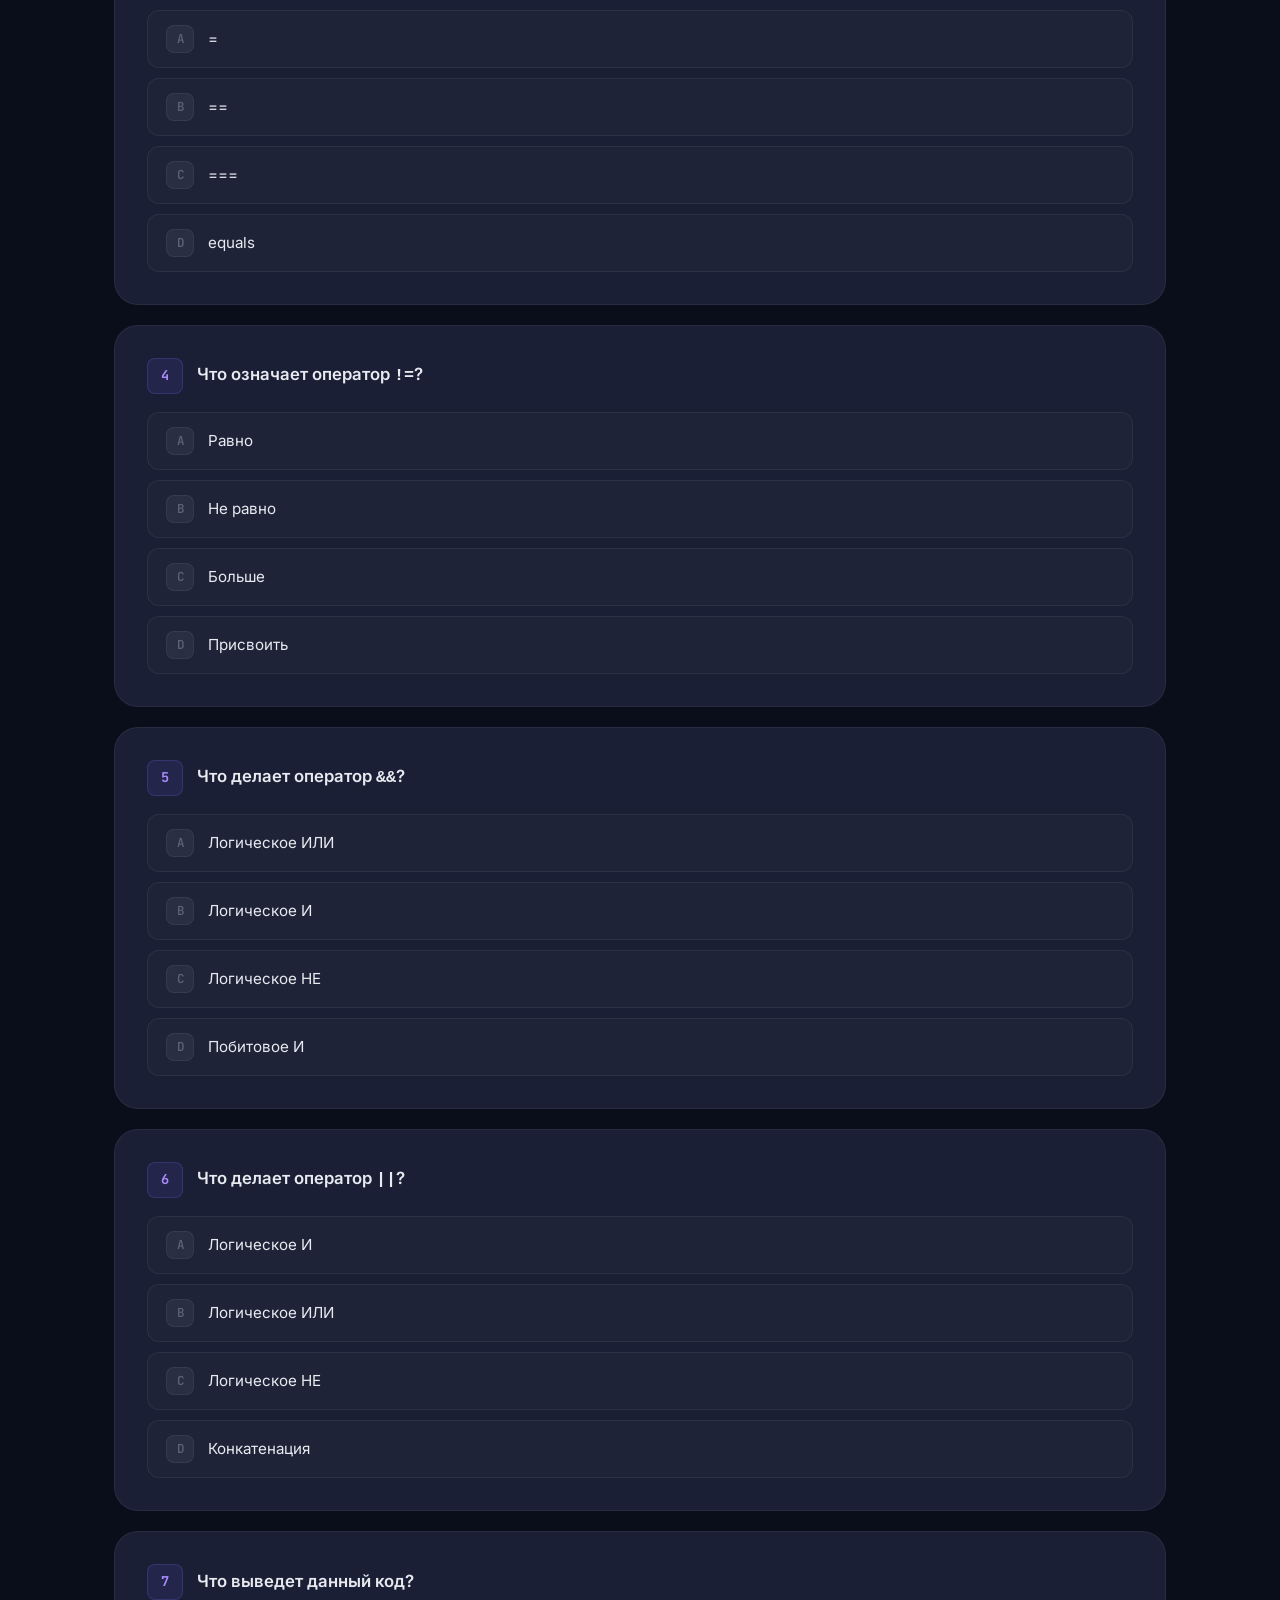
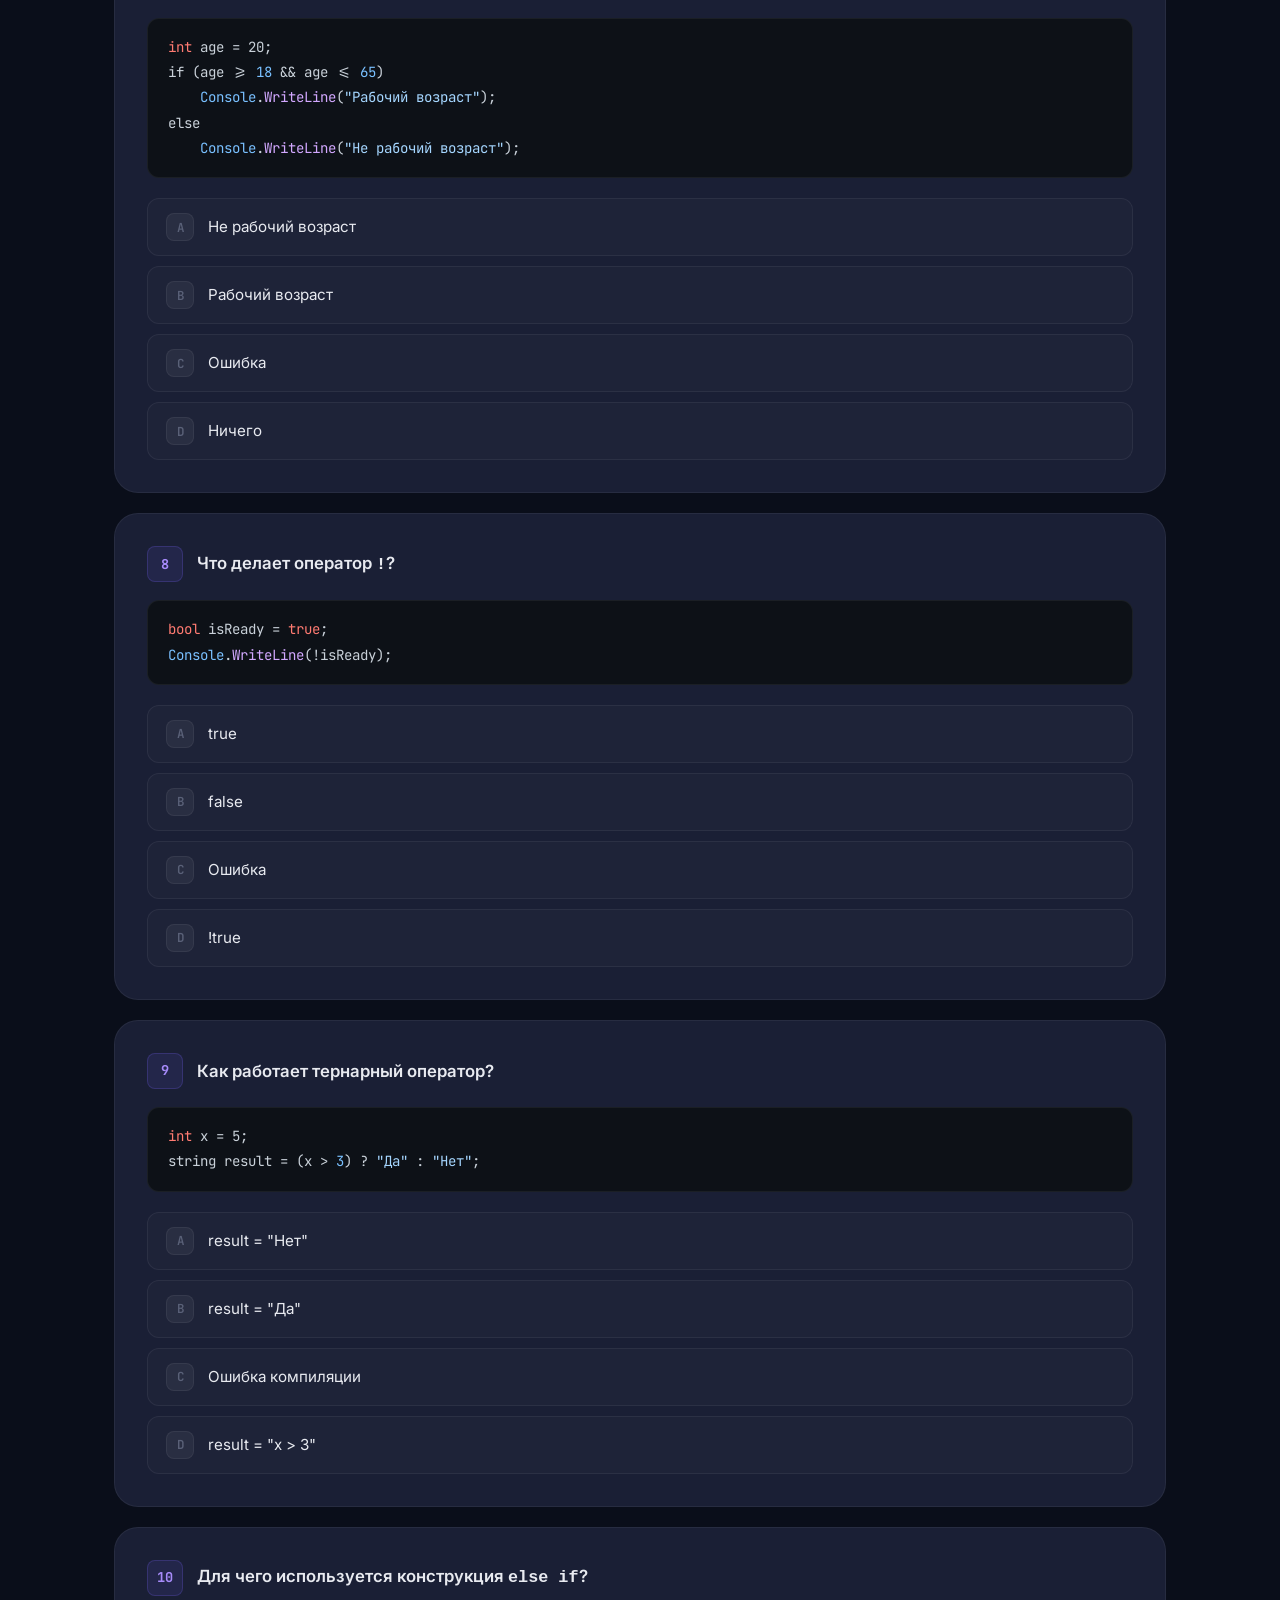
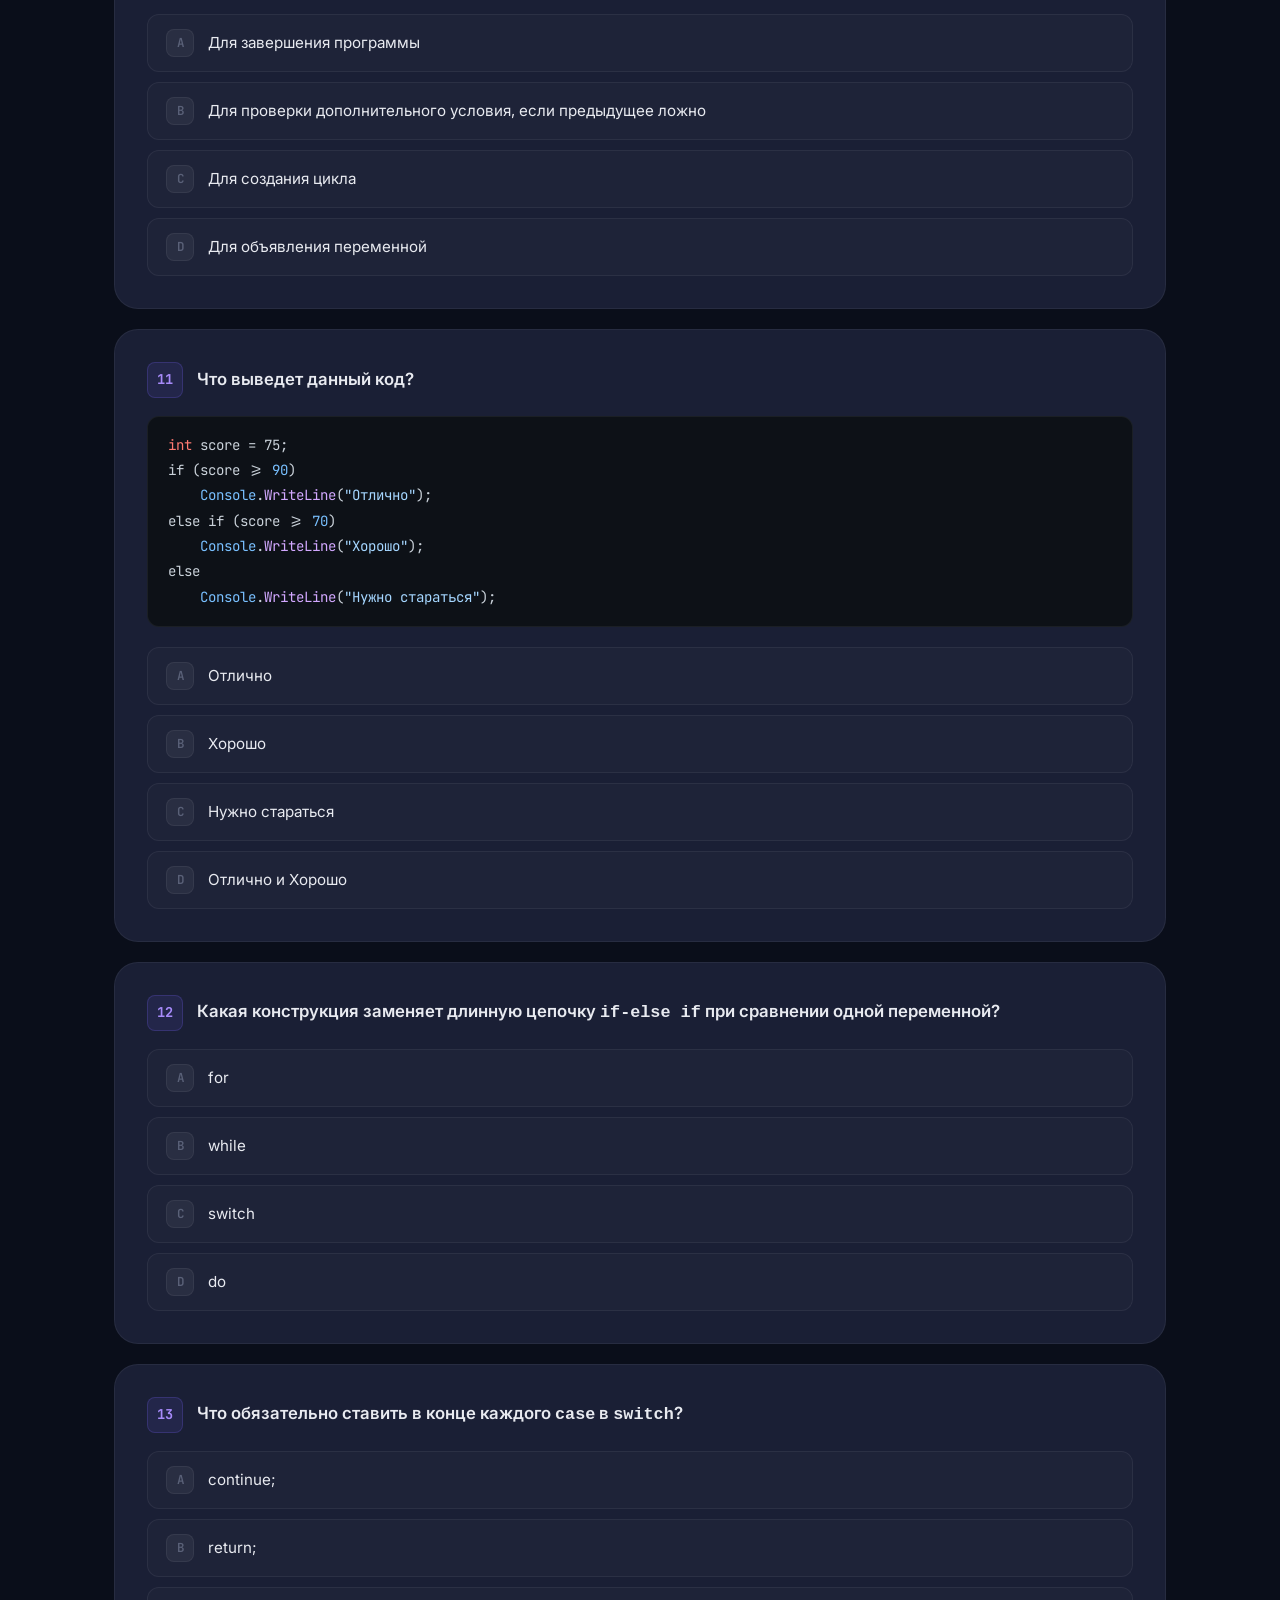
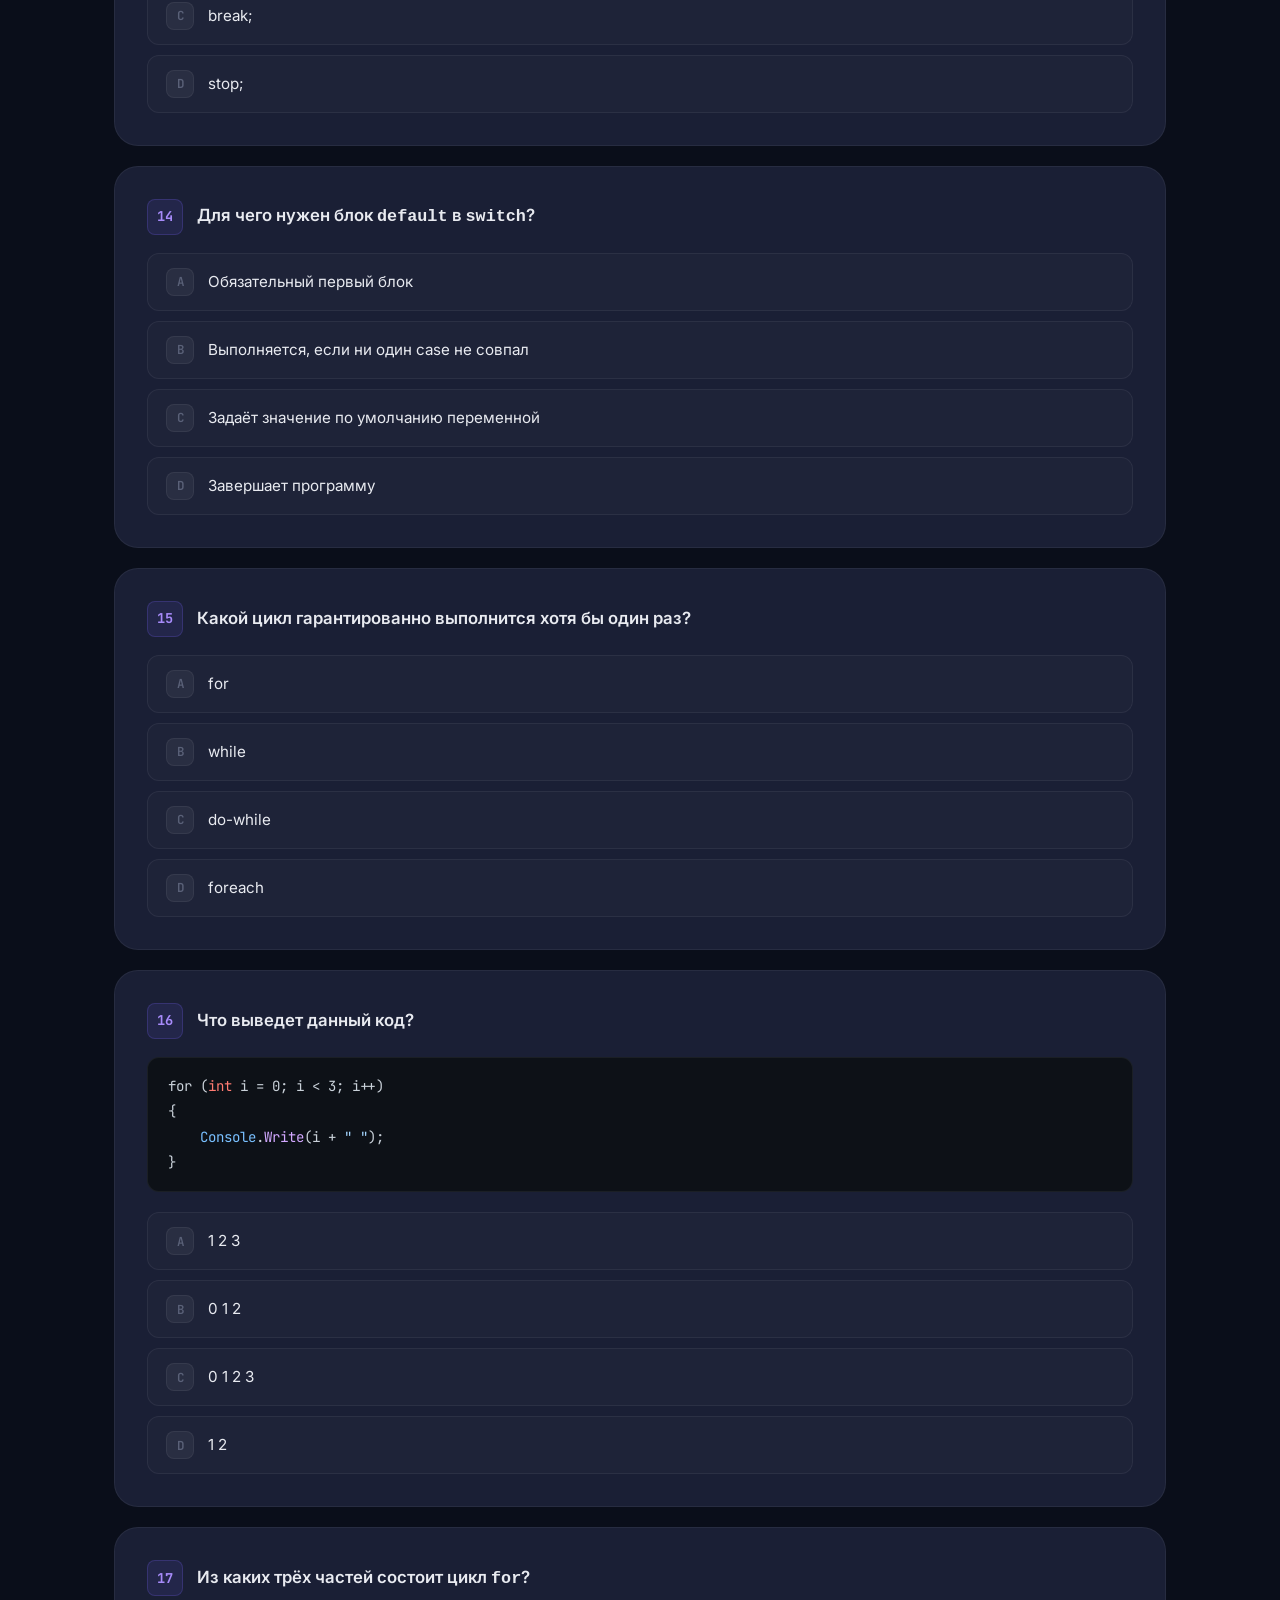
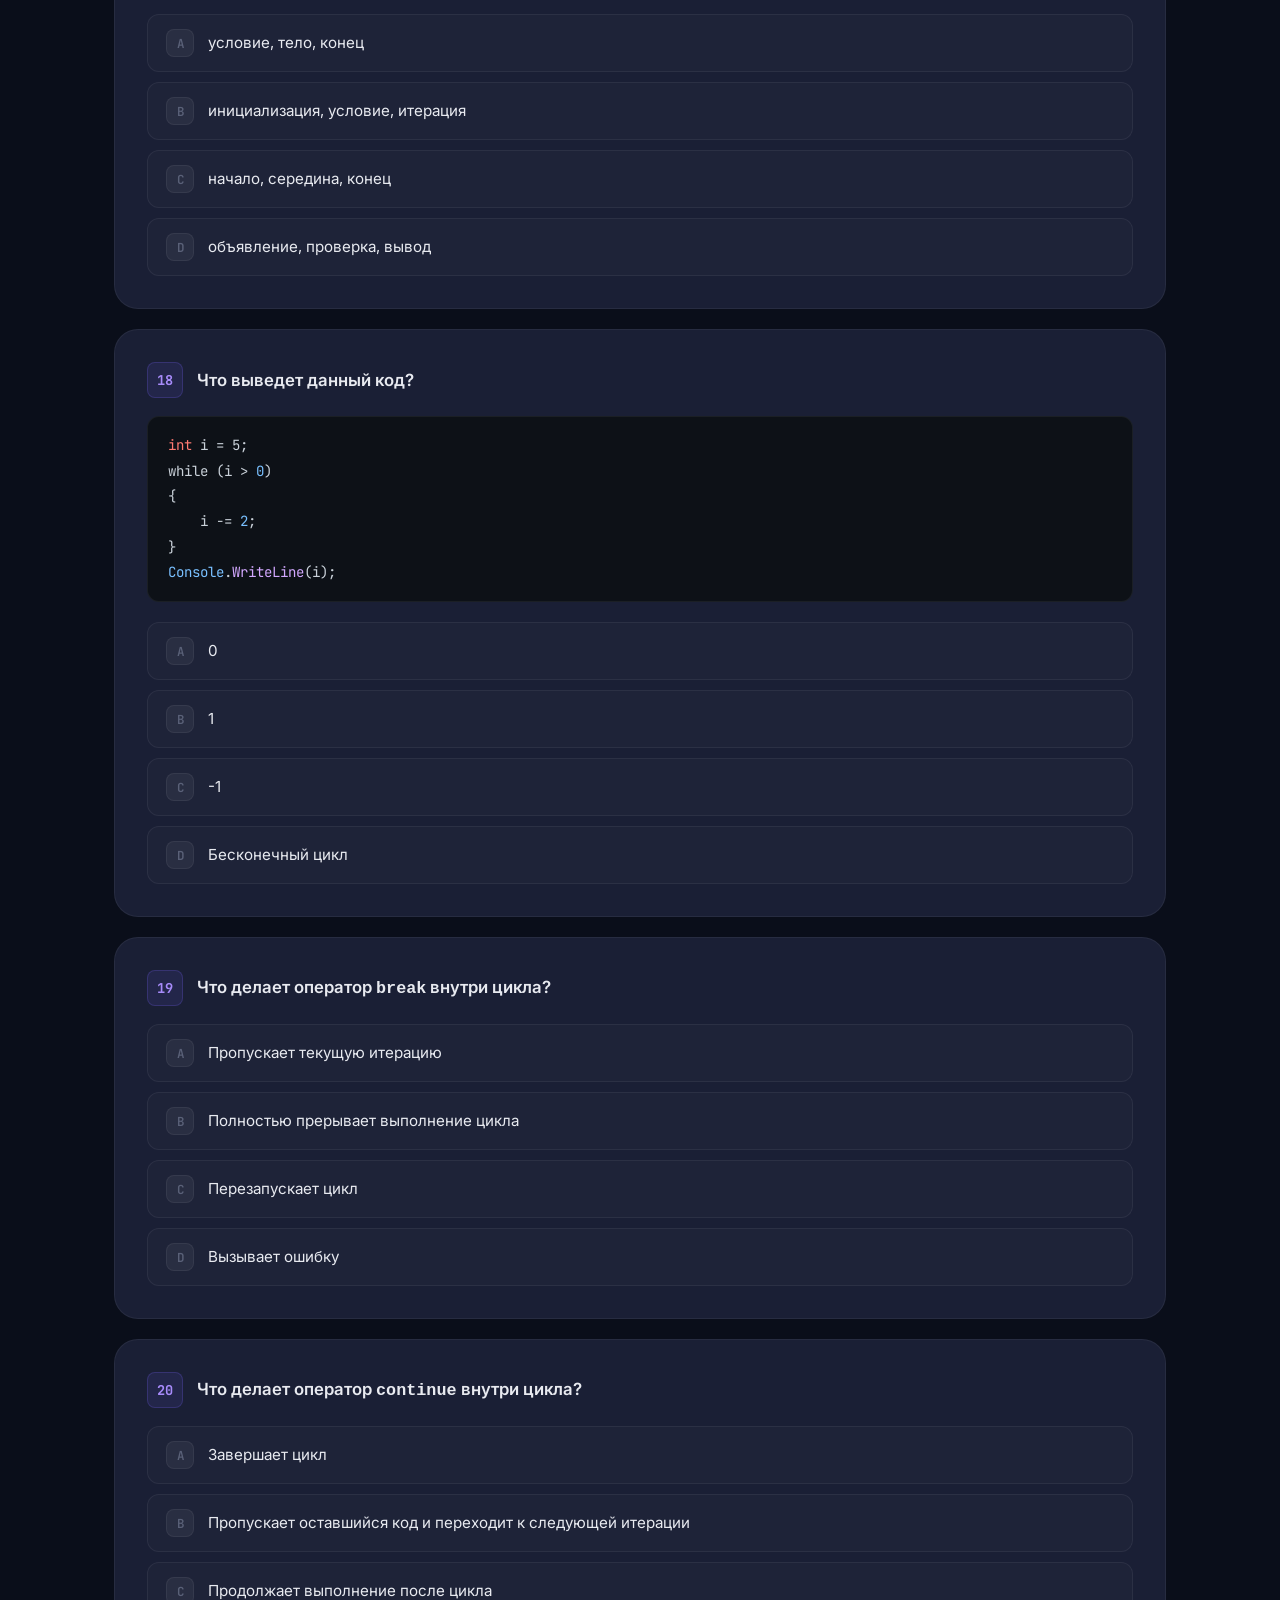
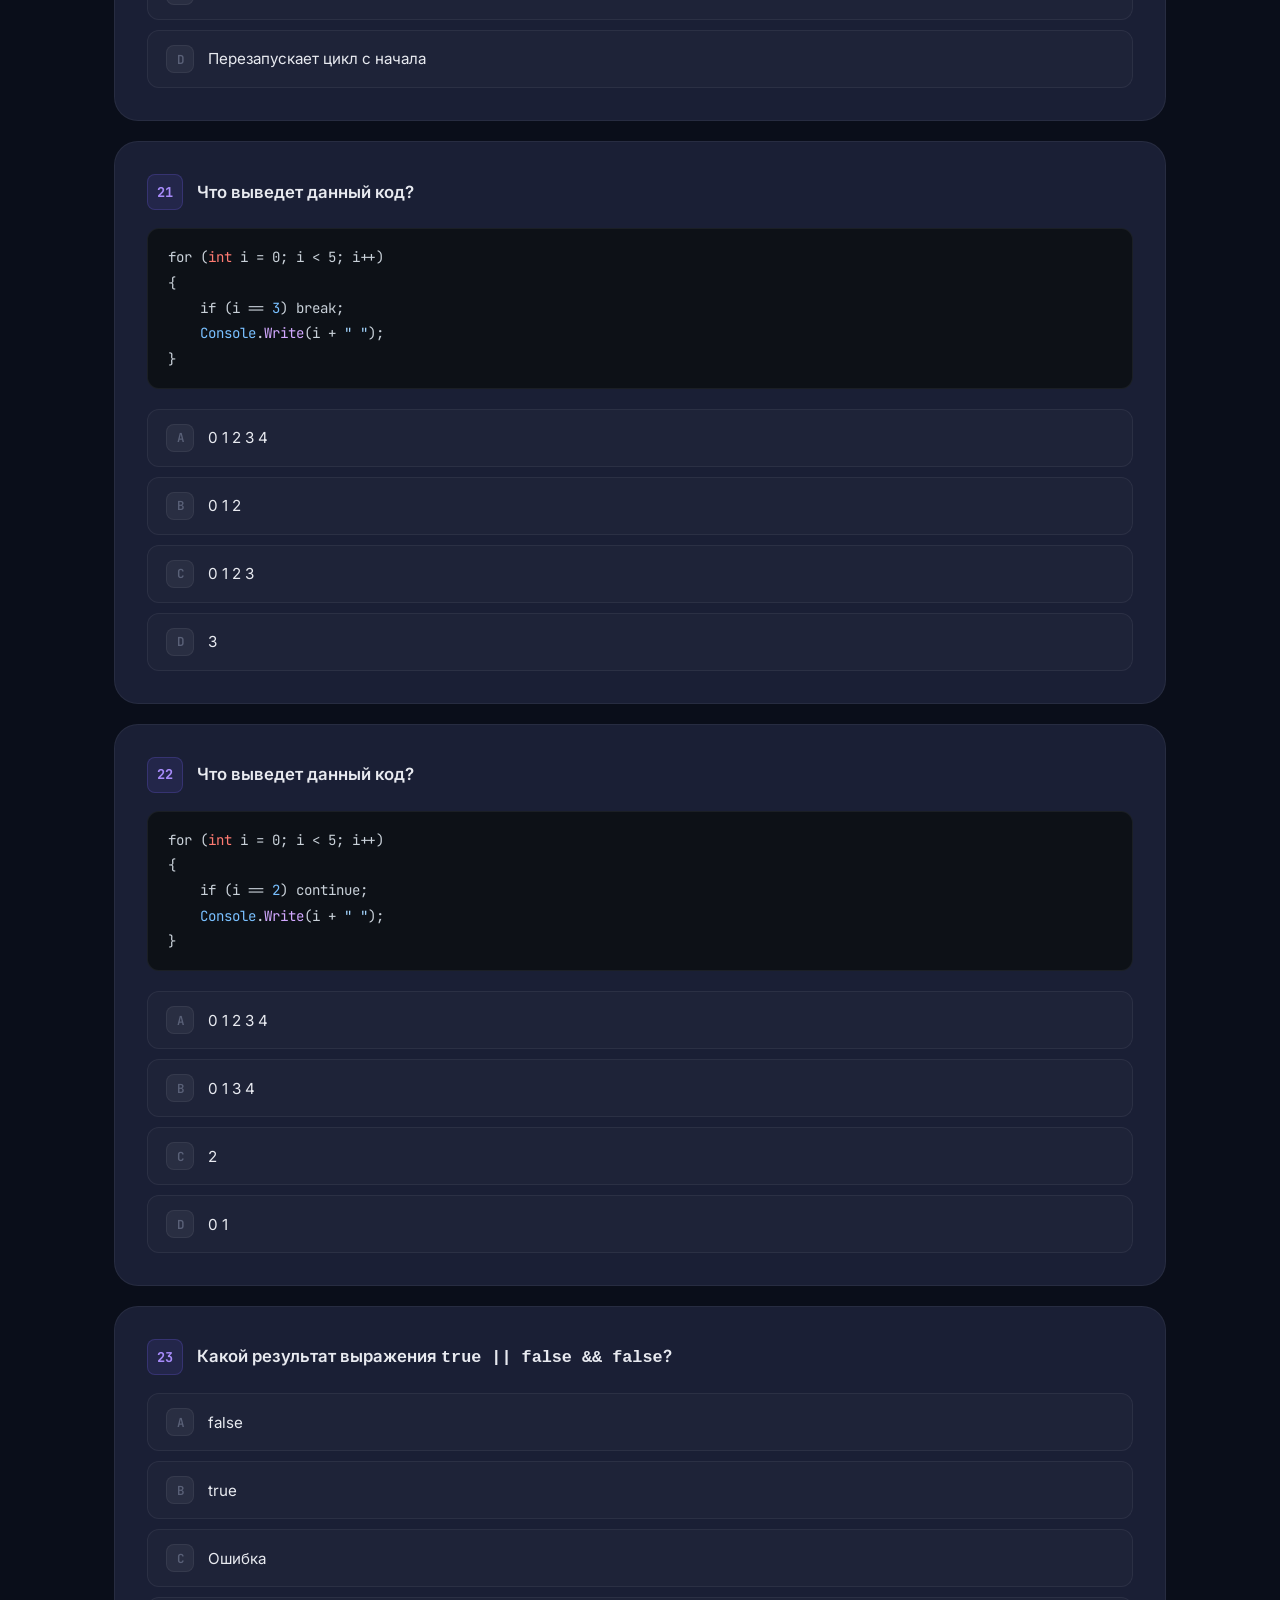
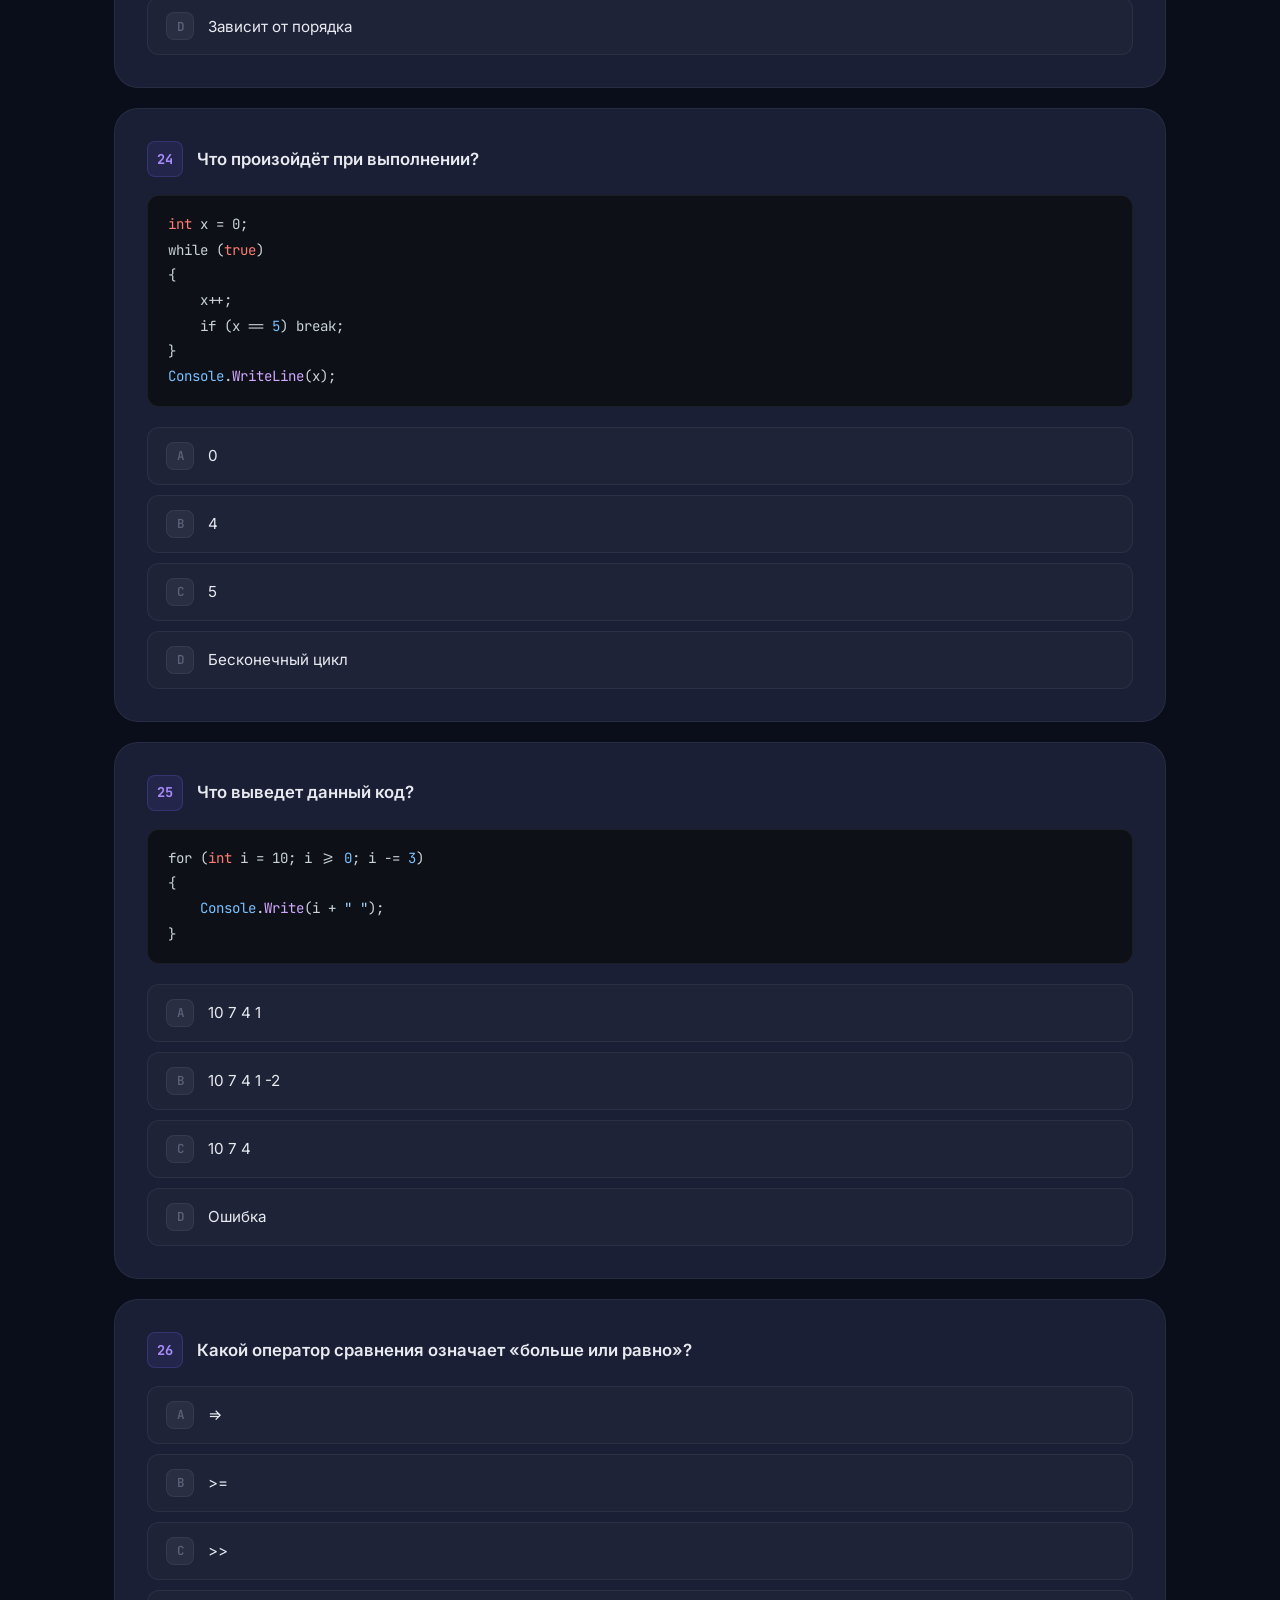
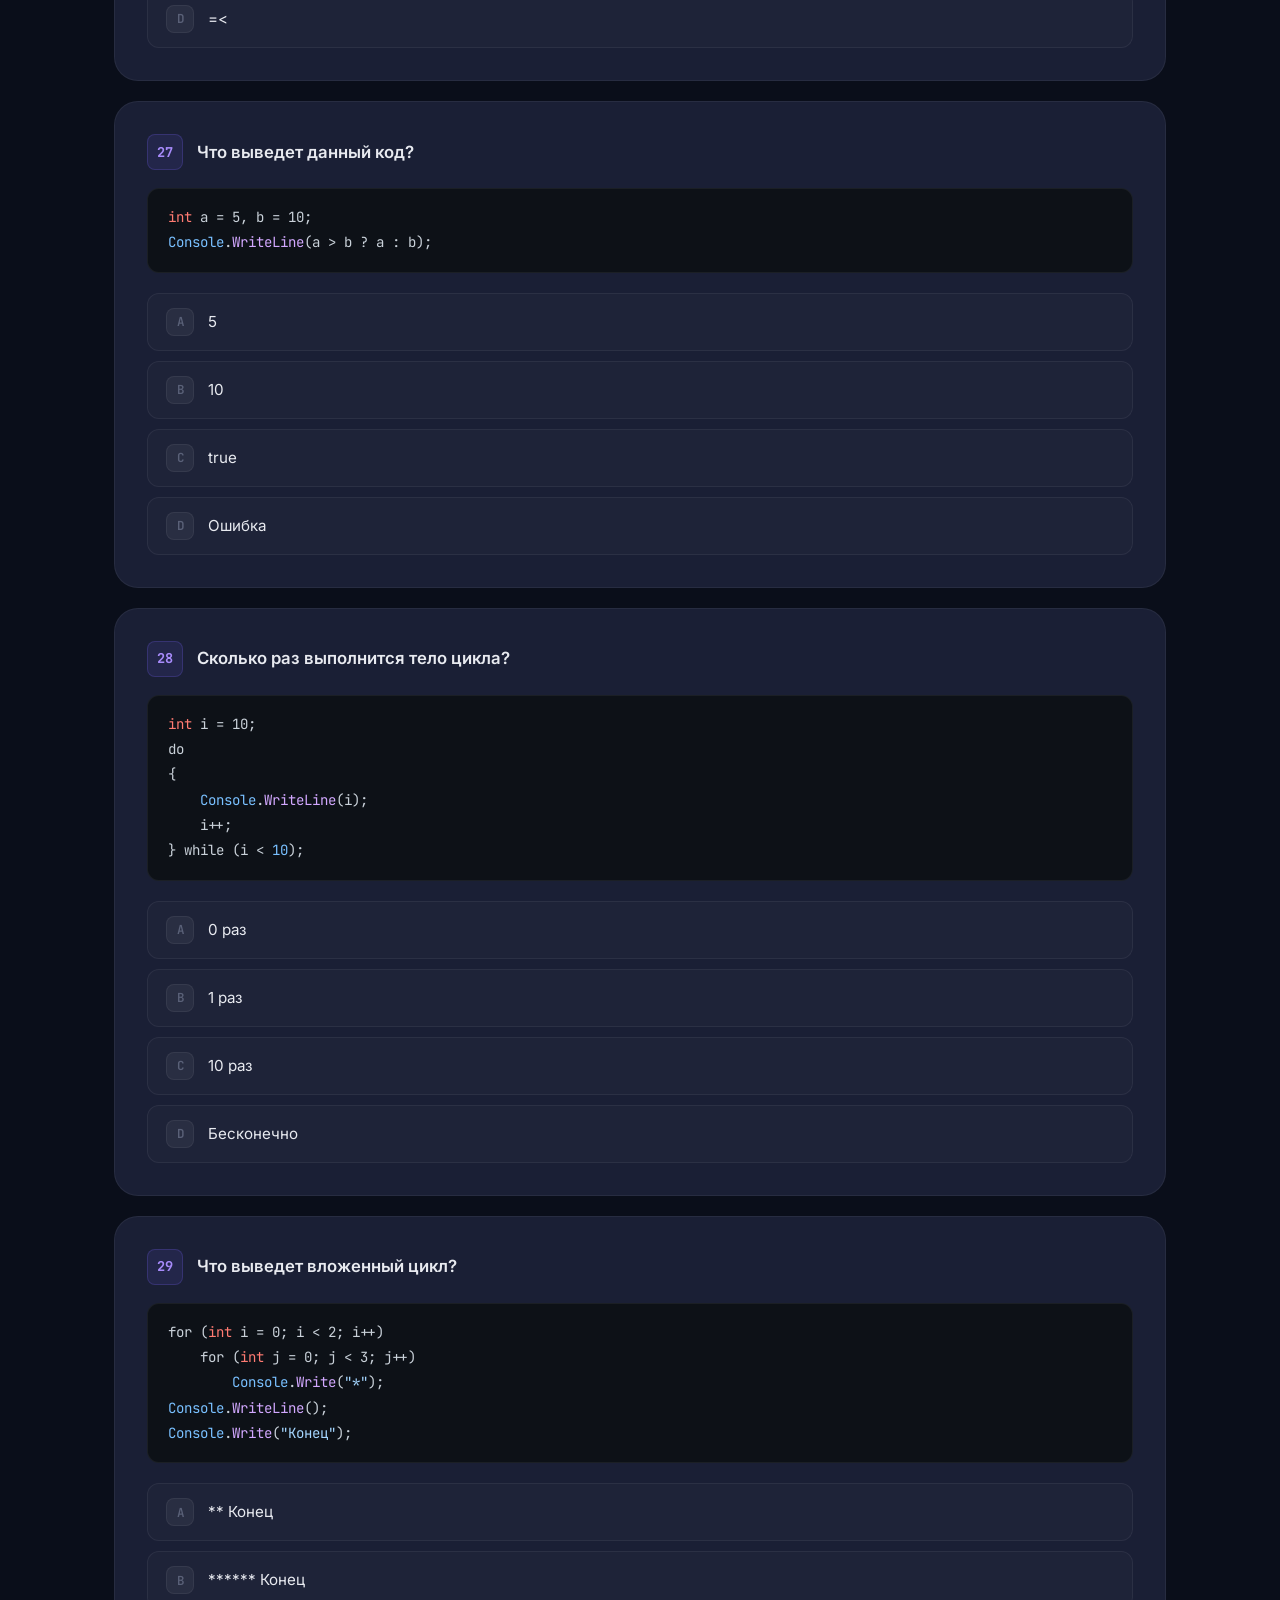
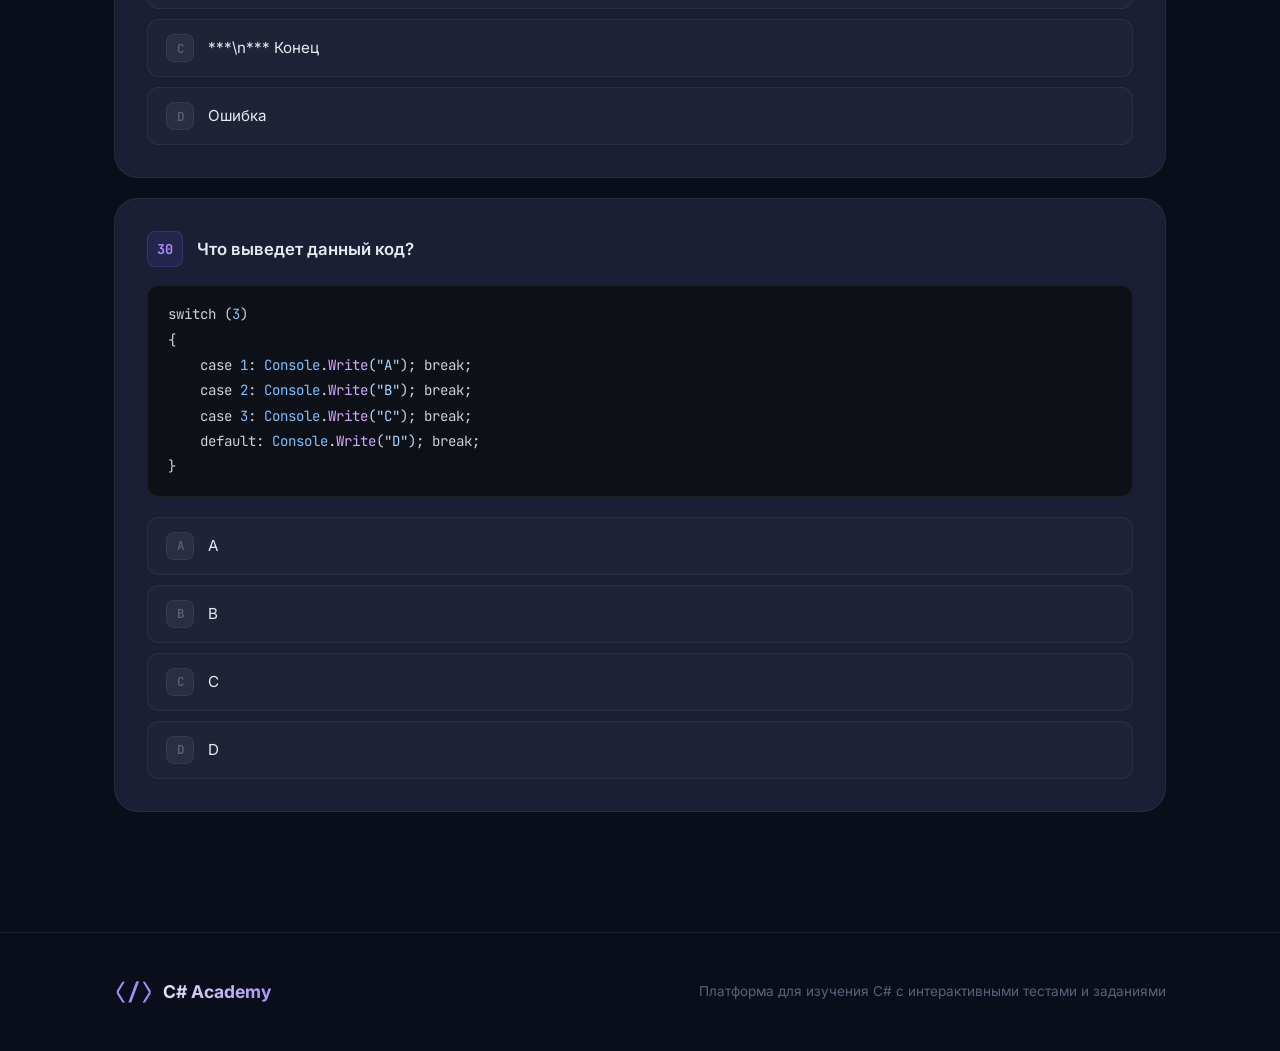
<file: lesson2.html>
<!DOCTYPE html>
<html lang="ru">
<head>
    <meta charset="UTF-8">
    <meta name="viewport" content="width=device-width, initial-scale=1.0">
    <title>Занятие 2 — Условия и циклы | C# Academy</title>
    <meta name="description" content="Тестирование по теме: Условные конструкции, циклы и логические операторы в C#.">
    <link rel="preconnect" href="https://fonts.googleapis.com">
    <link rel="preconnect" href="https://fonts.gstatic.com" crossorigin>
    <link href="https://fonts.googleapis.com/css2?family=Inter:wght@300;400;500;600;700;800&family=JetBrains+Mono:wght@400;500;600&display=swap" rel="stylesheet">
    <link rel="stylesheet" href="style.css">
</head>
<body>
    <div class="bg-grid"></div>
    <div class="bg-glow bg-glow-1"></div>
    <div class="bg-glow bg-glow-2"></div>
    <header class="header">
        <div class="container">
            <a href="index.html" class="logo"><span class="logo-icon">⟨/⟩</span><span class="logo-text">C# Academy</span></a>
            <nav class="nav">
                <a href="index.html" class="nav-link">Главная</a>
                <a href="#quiz" class="nav-link">Тест</a>
                <a href="#practice" class="nav-link">Практика</a>
            </nav>
        </div>
    </header>
    <section class="lesson-hero">
        <div class="container">
            <div class="breadcrumb">
                <a href="index.html">Главная</a><span class="breadcrumb-sep">→</span><span>Занятие 2</span>
            </div>
            <h1 class="lesson-hero-title"><span class="gradient-text">Занятие 2.</span> Условия и циклы</h1>
            <p class="lesson-hero-desc">Условные конструкции, циклы и логические операторы. Научись управлять потоком выполнения программы.</p>
        </div>
    </section>
    <div class="container">
        <div class="section-nav" id="sectionNav">
            <button class="section-nav-btn active" data-target="quiz" id="btnQuiz">📝 Тестирование</button>
            <button class="section-nav-btn" data-target="practice" id="btnPractice">💻 Практика</button>
            <button class="section-nav-btn" data-target="results" id="btnResults">🏆 Итоги</button>
        </div>
    </div>
    <section class="quiz-section" id="quiz">
        <div class="container">
            <div class="progress-bar-wrapper">
                <div class="progress-info">
                    <span class="progress-label">Прогресс тестирования</span>
                    <span class="progress-count" id="progressCount">0 / 30</span>
                </div>
                <div class="progress-track"><div class="progress-fill" id="progressFill"></div></div>
            </div>
            <div class="score-card" id="scoreCard">
                <div class="score-emoji" id="scoreEmoji">🎉</div>
                <div class="score-text" id="scoreText">Отличный результат!</div>
                <div class="score-detail">Правильных ответов: <span class="score-number" id="scoreNumber">0/30</span></div>
            </div>
            <div id="quizContainer"></div>
        </div>
    </section>
    <section class="practice-section" id="practice" style="display:none;">
        <div class="container">
            <h2 class="practice-title">💻 Практические задания</h2>
            <p class="practice-subtitle">Напиши программу на C# для каждого задания. Проверь себя — результат должен совпадать с ожидаемым выводом.</p>
            <div id="practiceContainer"></div>
        </div>
    </section>
    <section class="result-section" id="finalResult" style="display:none;">
        <div class="container"><div id="finalResultContent"></div></div>
    </section>
    <footer class="footer">
        <div class="container">
            <div class="footer-content">
                <div class="footer-logo"><span class="logo-icon">⟨/⟩</span><span class="logo-text">C# Academy</span></div>
                <p class="footer-text">Платформа для изучения C# с интерактивными тестами и заданиями</p>
            </div>
        </div>
    </footer>
    <script src="lesson2-data.js"></script>
    <script src="quiz-engine.js"></script>
</body>
</html>
</file>
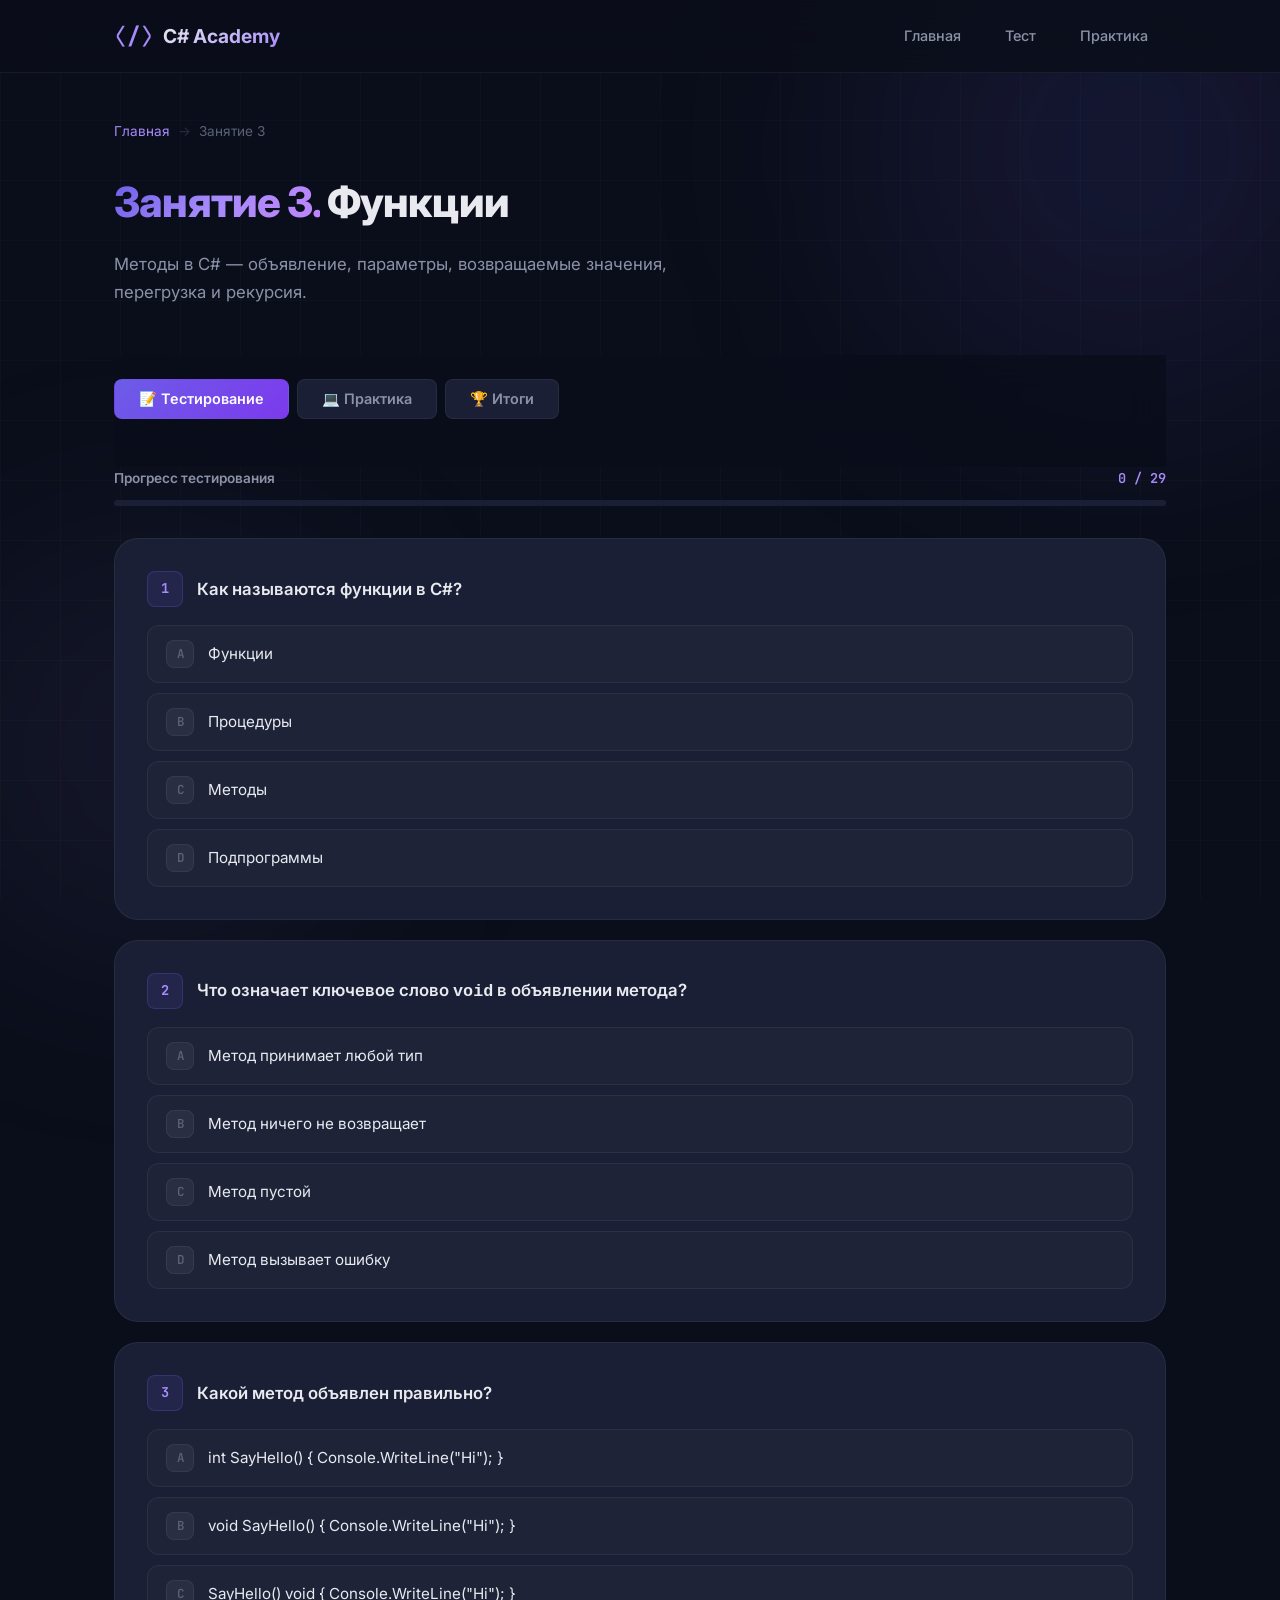
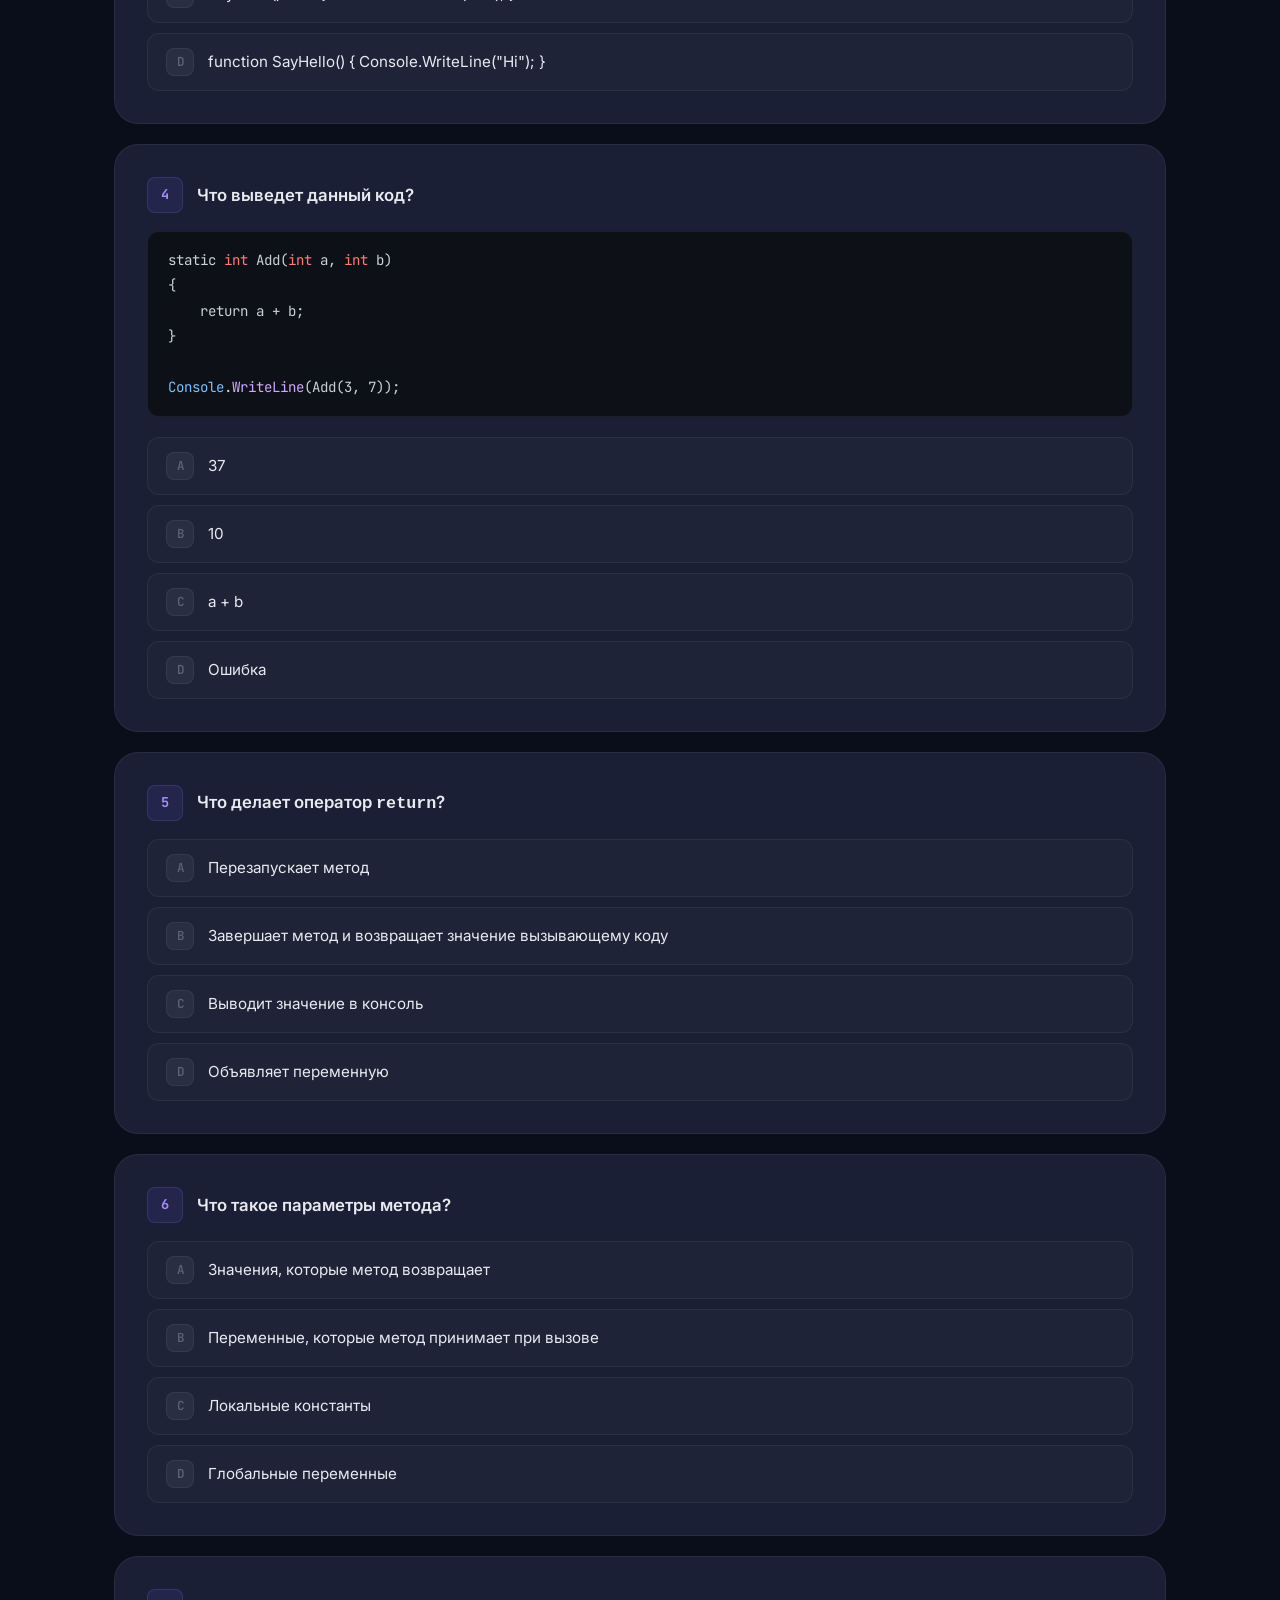
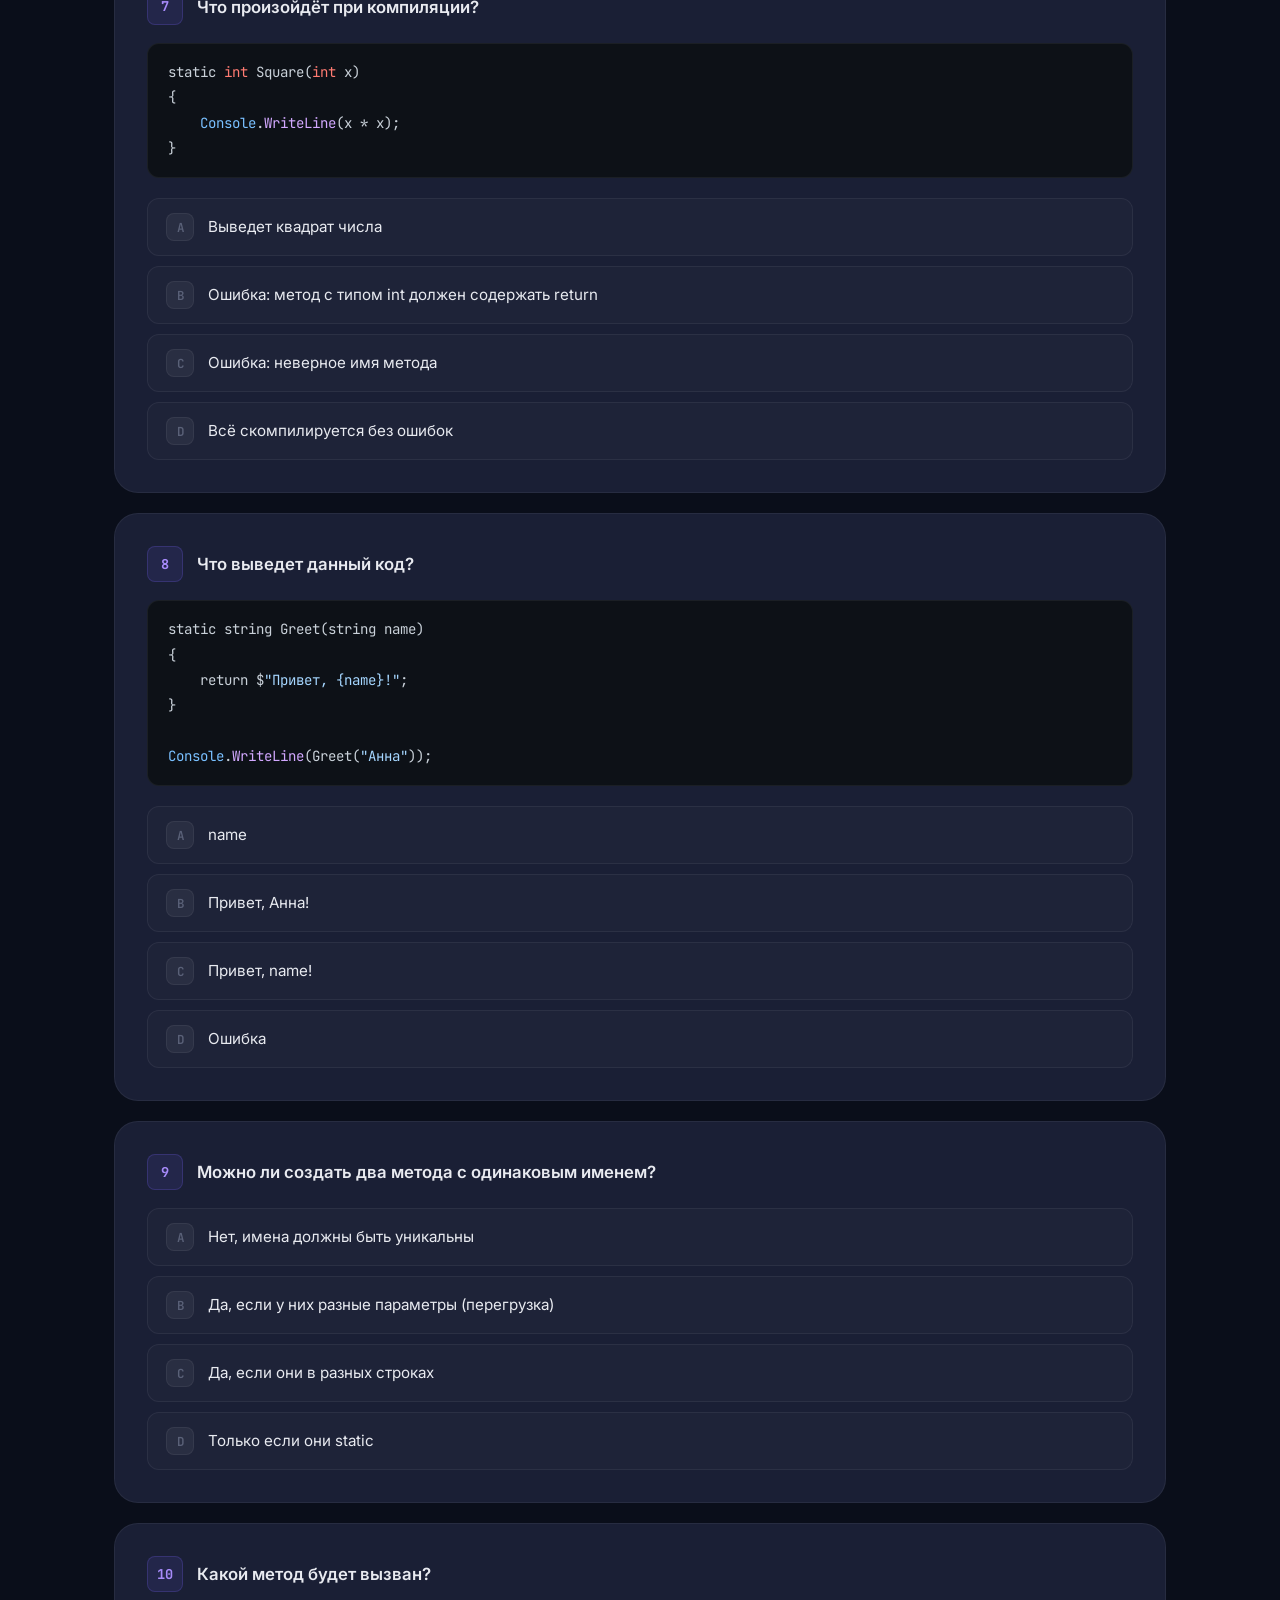
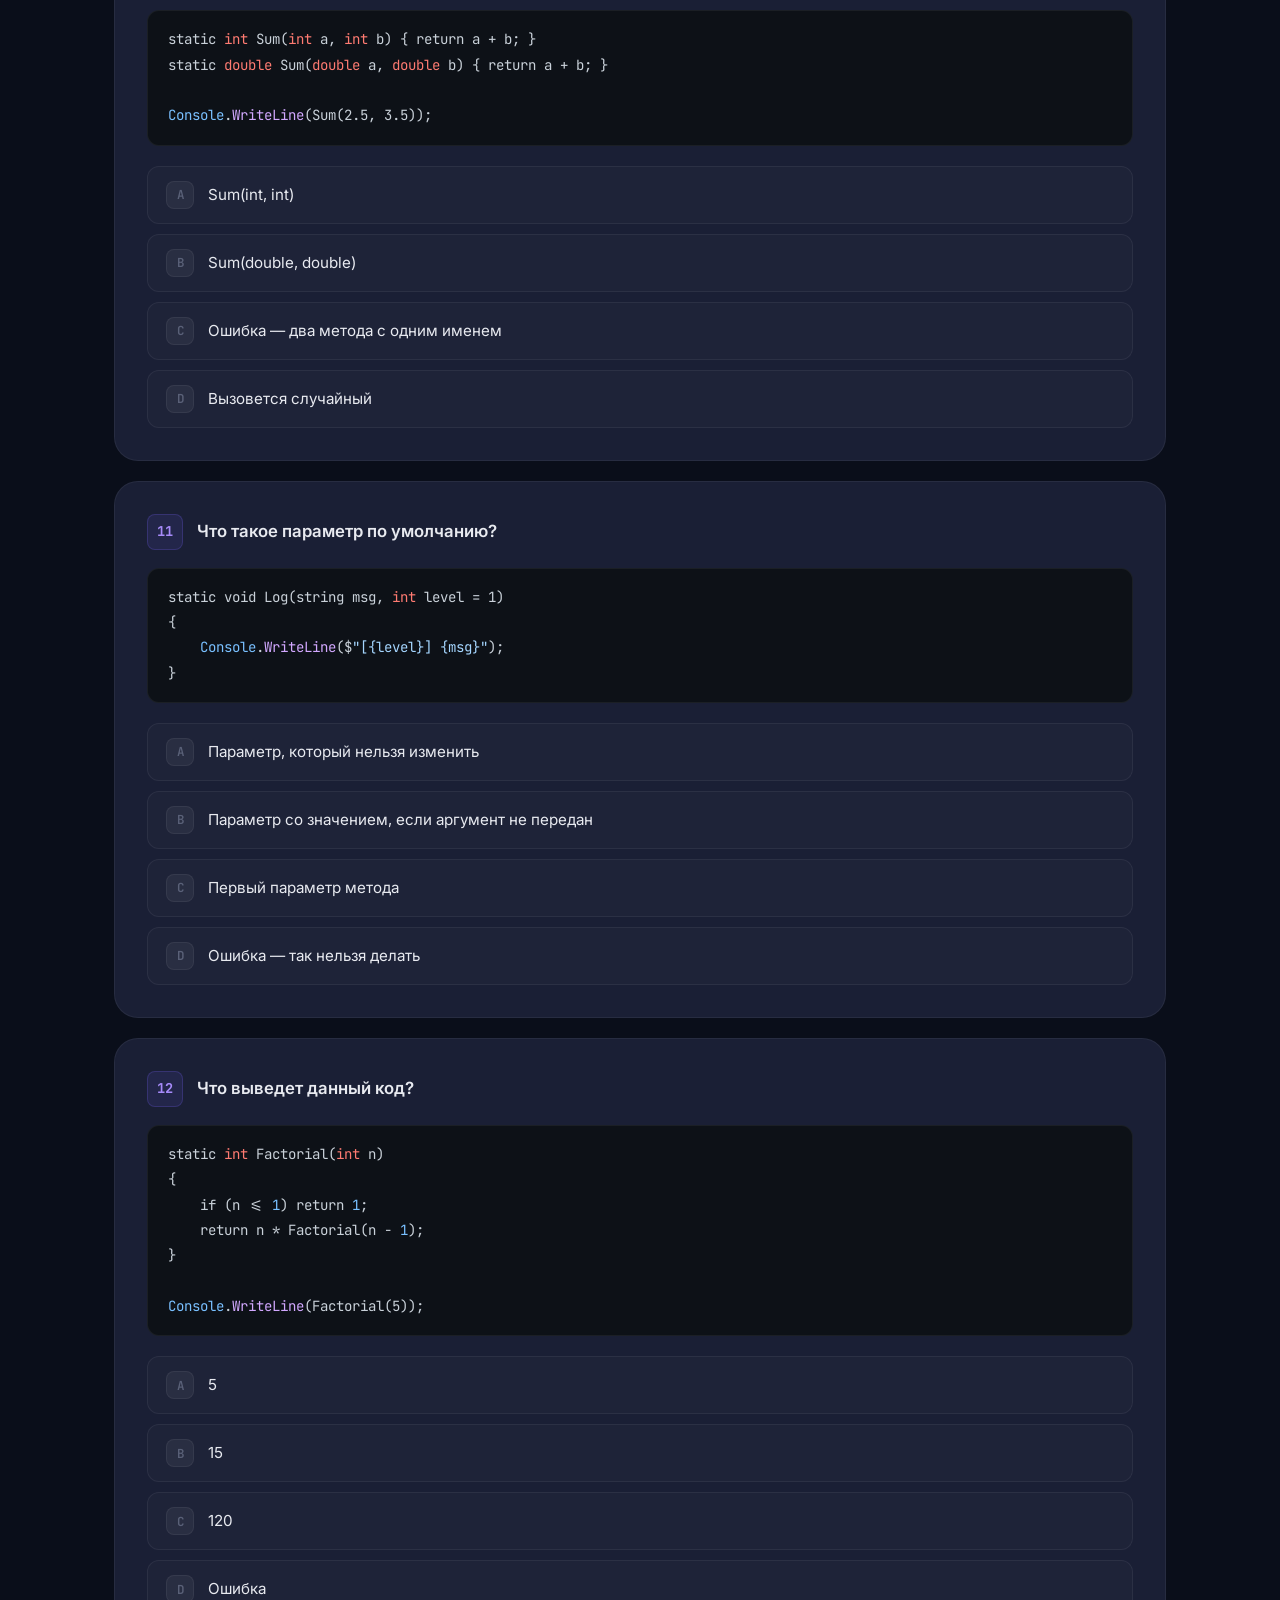
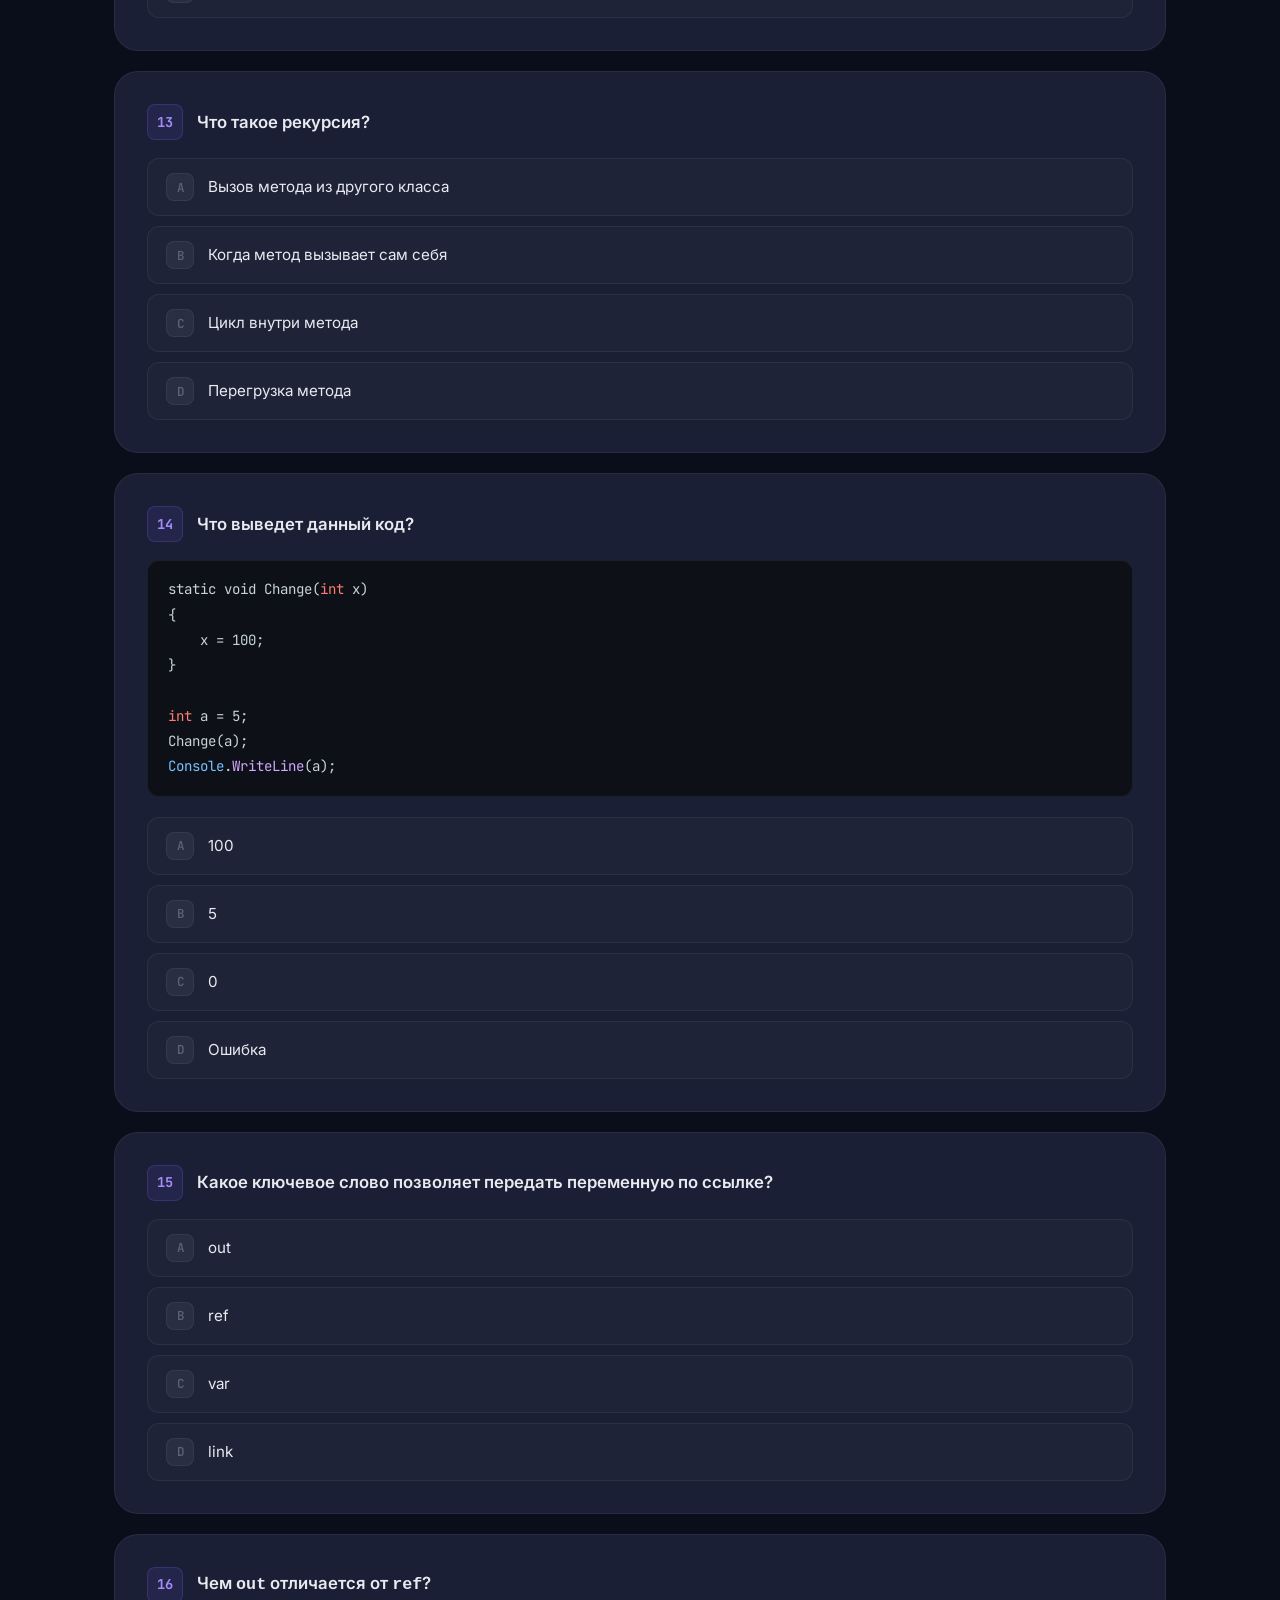
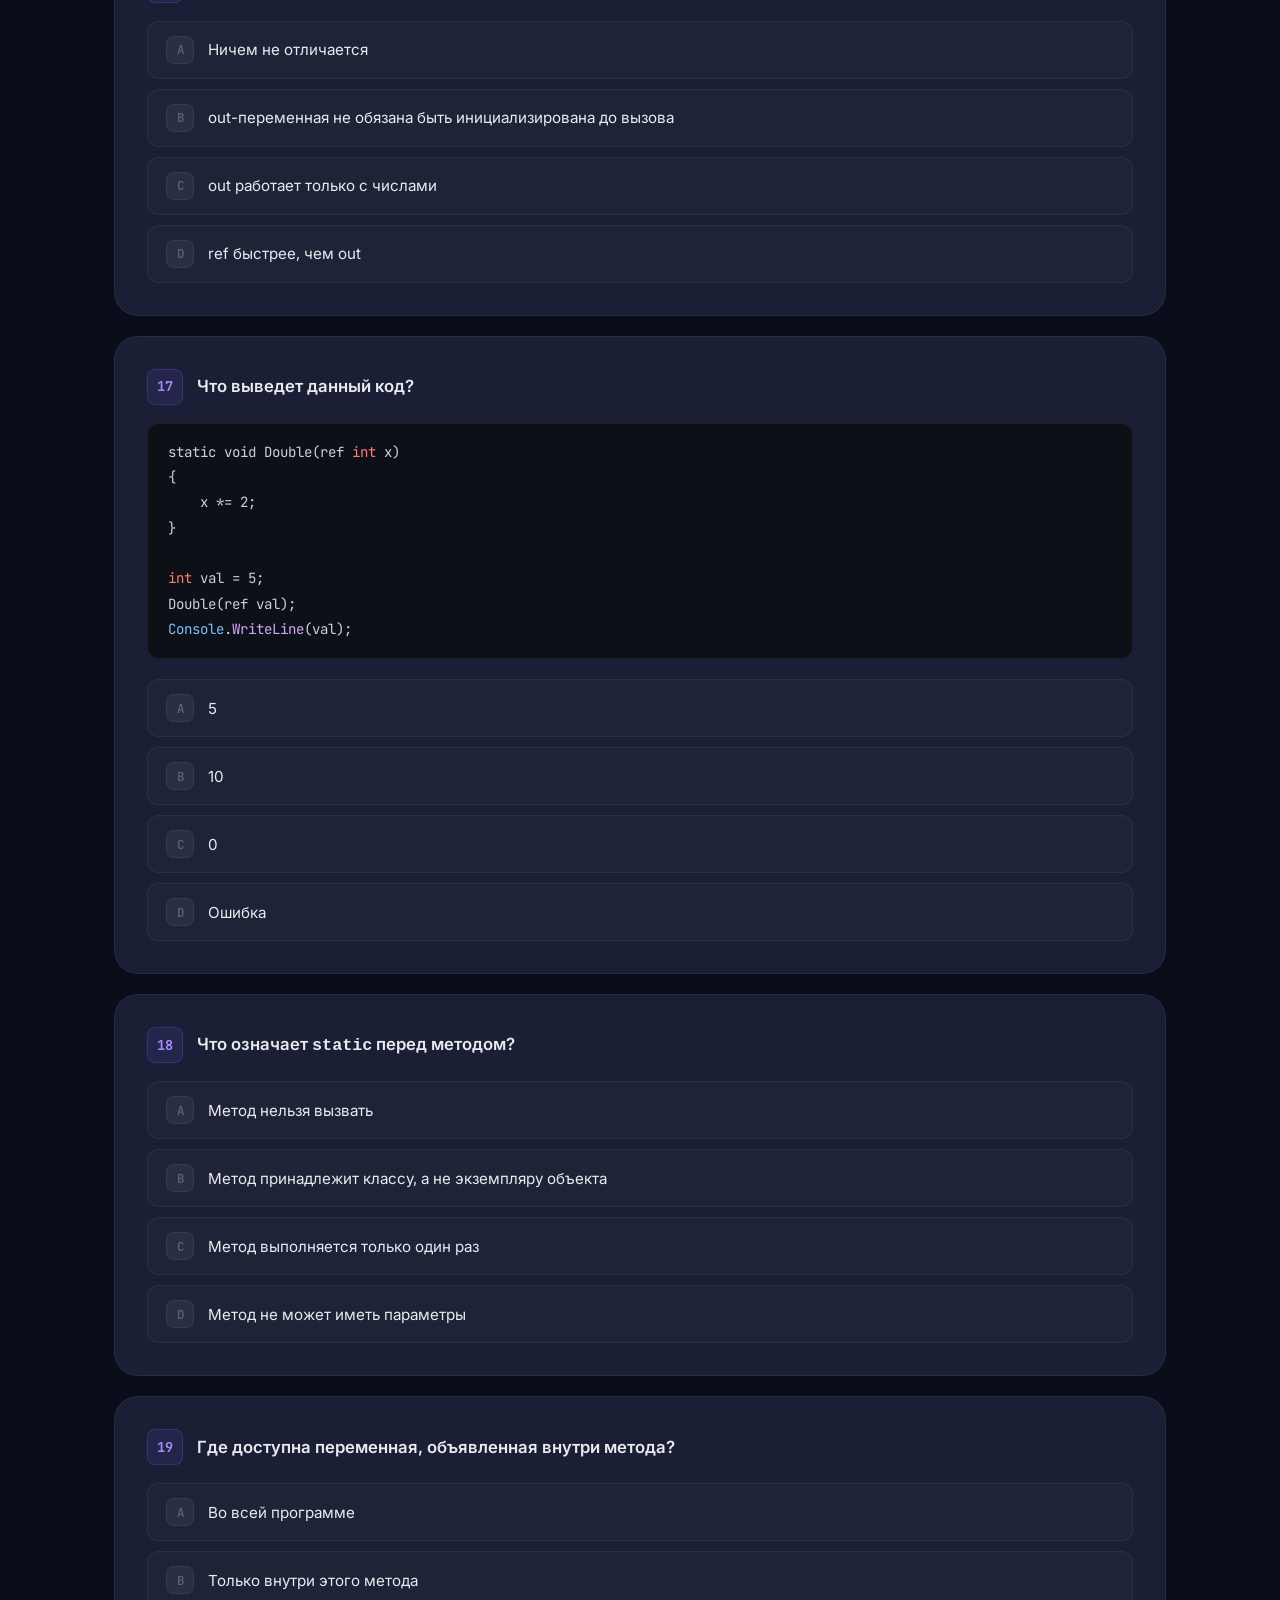
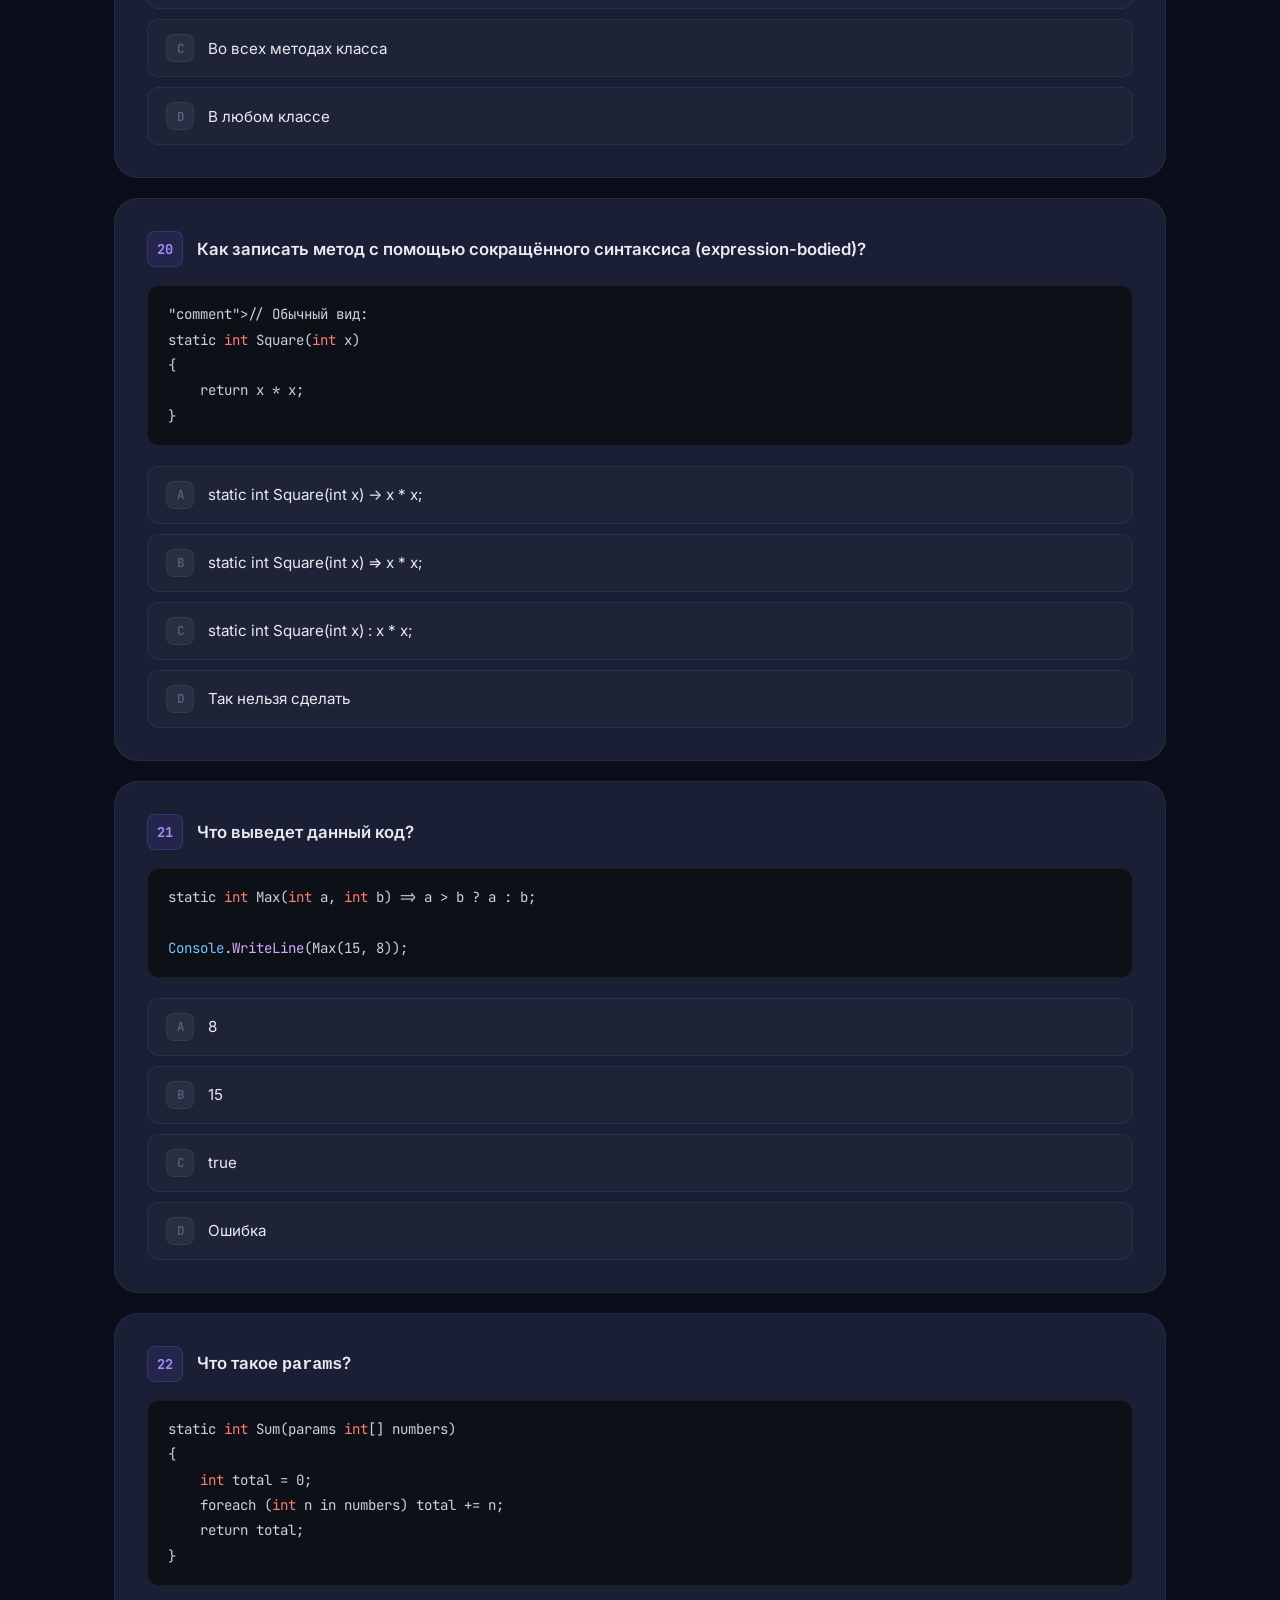
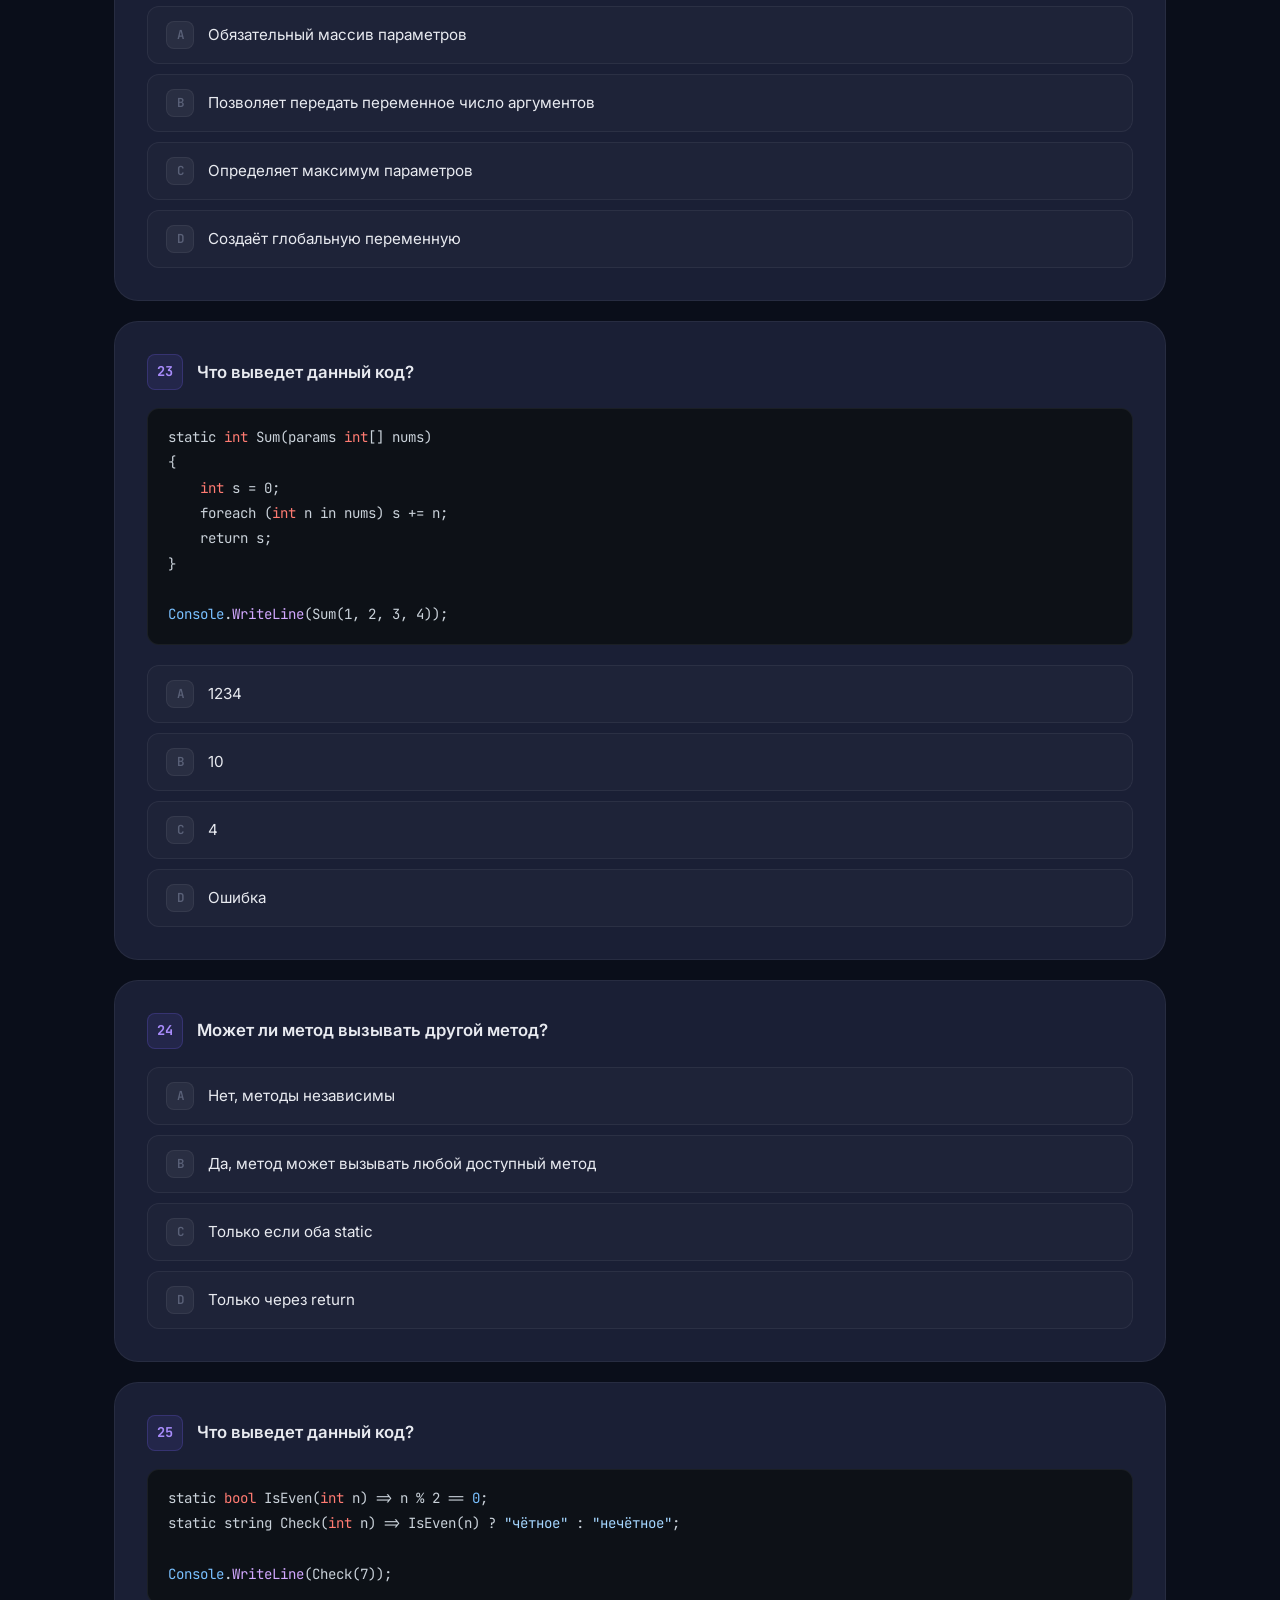
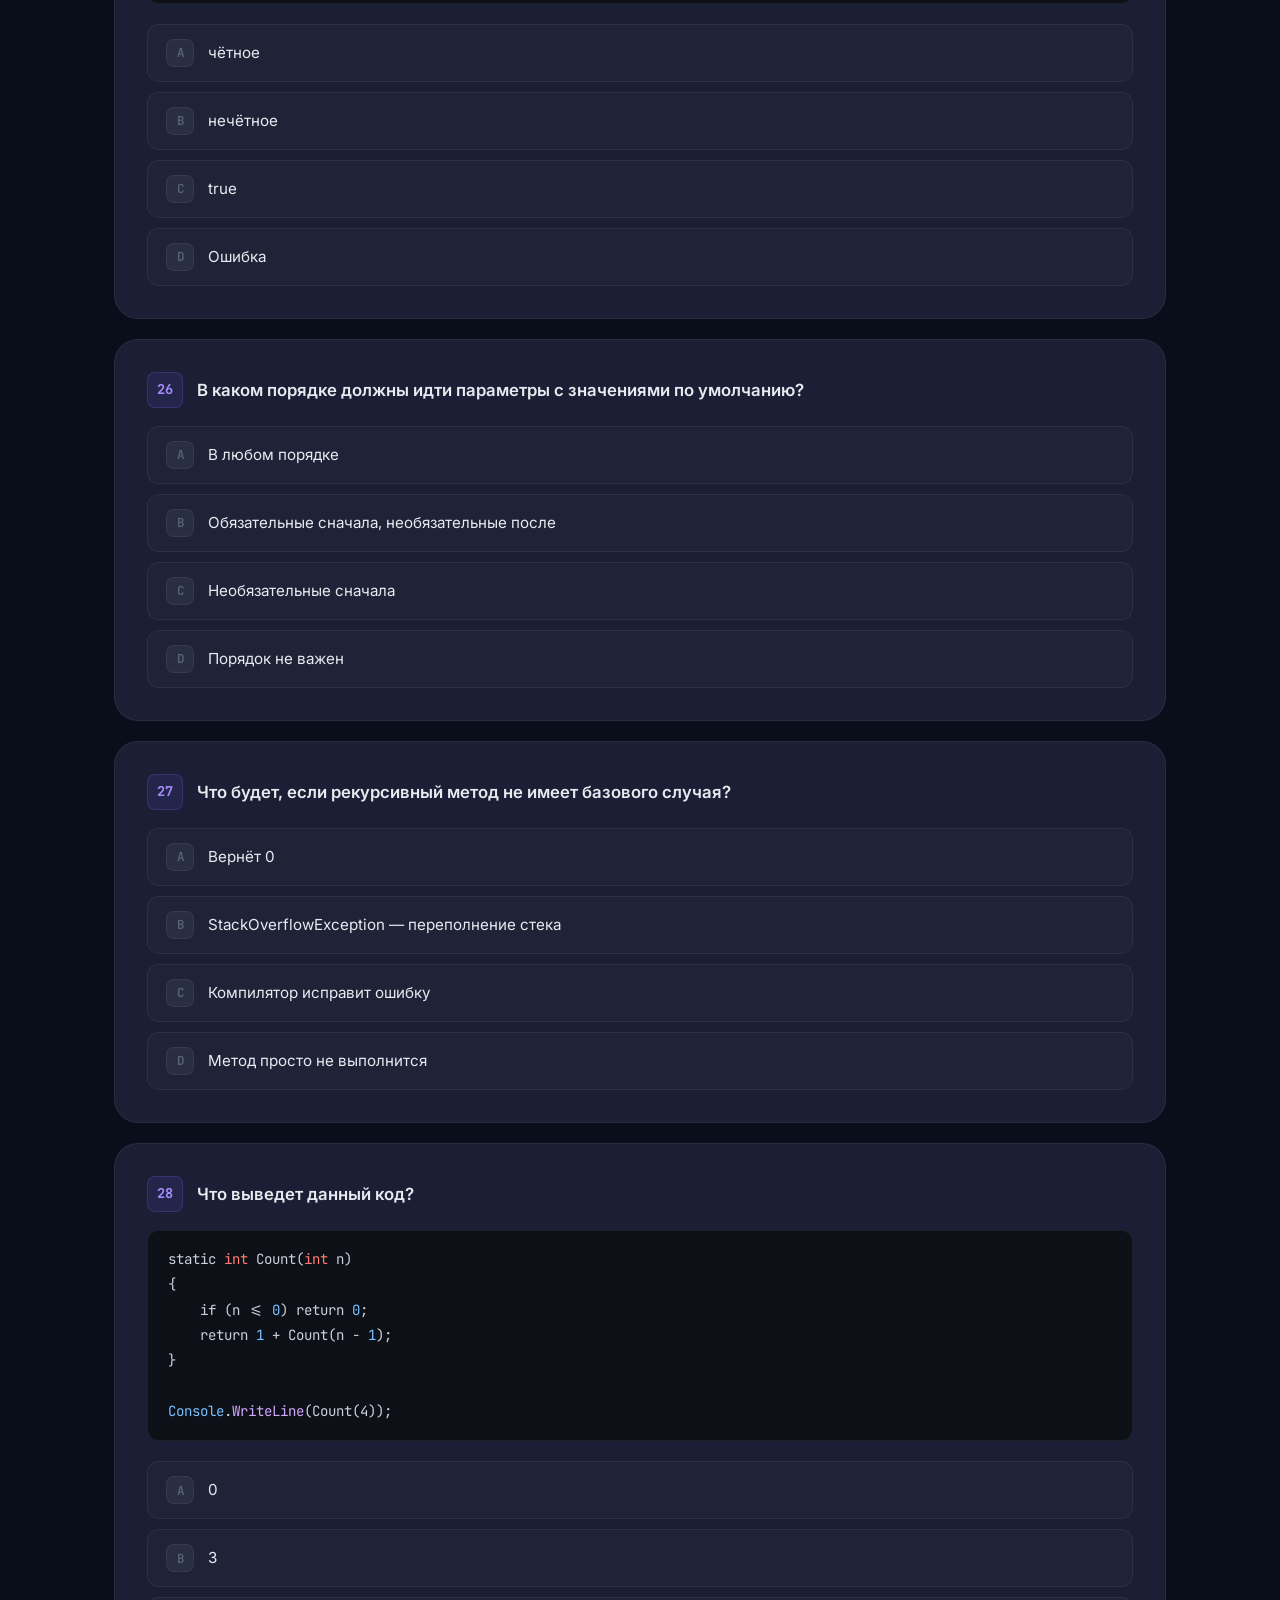
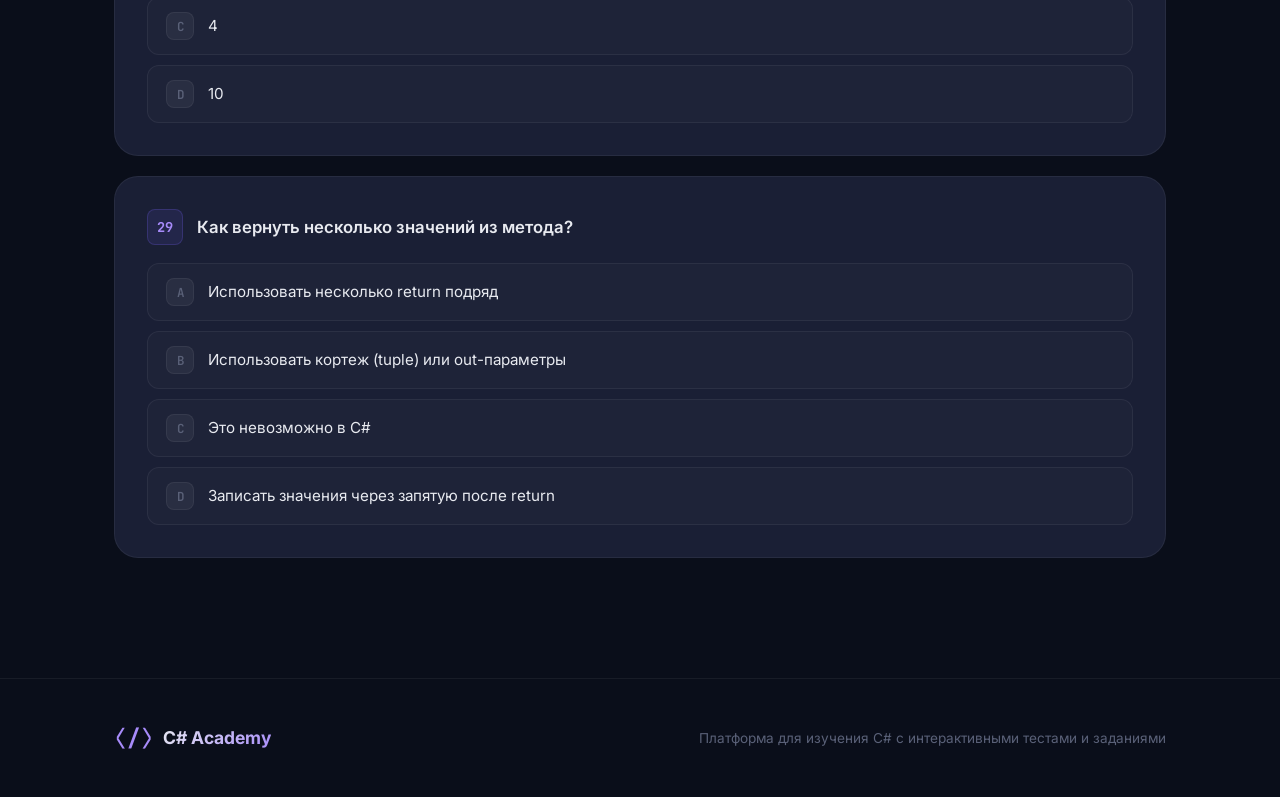
<file: lesson3.html>
<!DOCTYPE html>
<html lang="ru">
<head>
    <meta charset="UTF-8">
    <meta name="viewport" content="width=device-width, initial-scale=1.0">
    <title>Занятие 3 — Функции | C# Academy</title>
    <meta name="description" content="Тестирование по теме: Функции (методы) в C# — объявление, параметры, возвращаемые значения.">
    <link rel="preconnect" href="https://fonts.googleapis.com">
    <link rel="preconnect" href="https://fonts.gstatic.com" crossorigin>
    <link href="https://fonts.googleapis.com/css2?family=Inter:wght@300;400;500;600;700;800&family=JetBrains+Mono:wght@400;500;600&display=swap" rel="stylesheet">
    <link rel="stylesheet" href="style.css">
</head>
<body>
    <div class="bg-grid"></div>
    <div class="bg-glow bg-glow-1"></div>
    <div class="bg-glow bg-glow-2"></div>
    <header class="header">
        <div class="container">
            <a href="index.html" class="logo"><span class="logo-icon">⟨/⟩</span><span class="logo-text">C# Academy</span></a>
            <nav class="nav">
                <a href="index.html" class="nav-link">Главная</a>
                <a href="#quiz" class="nav-link">Тест</a>
                <a href="#practice" class="nav-link">Практика</a>
            </nav>
        </div>
    </header>
    <section class="lesson-hero">
        <div class="container">
            <div class="breadcrumb">
                <a href="index.html">Главная</a><span class="breadcrumb-sep">→</span><span>Занятие 3</span>
            </div>
            <h1 class="lesson-hero-title"><span class="gradient-text">Занятие 3.</span> Функции</h1>
            <p class="lesson-hero-desc">Методы в C# — объявление, параметры, возвращаемые значения, перегрузка и рекурсия.</p>
        </div>
    </section>
    <div class="container">
        <div class="section-nav" id="sectionNav">
            <button class="section-nav-btn active" data-target="quiz" id="btnQuiz">📝 Тестирование</button>
            <button class="section-nav-btn" data-target="practice" id="btnPractice">💻 Практика</button>
            <button class="section-nav-btn" data-target="results" id="btnResults">🏆 Итоги</button>
        </div>
    </div>
    <section class="quiz-section" id="quiz">
        <div class="container">
            <div class="progress-bar-wrapper">
                <div class="progress-info">
                    <span class="progress-label">Прогресс тестирования</span>
                    <span class="progress-count" id="progressCount">0 / 30</span>
                </div>
                <div class="progress-track"><div class="progress-fill" id="progressFill"></div></div>
            </div>
            <div class="score-card" id="scoreCard">
                <div class="score-emoji" id="scoreEmoji">🎉</div>
                <div class="score-text" id="scoreText">Отличный результат!</div>
                <div class="score-detail">Правильных ответов: <span class="score-number" id="scoreNumber">0/30</span></div>
            </div>
            <div id="quizContainer"></div>
        </div>
    </section>
    <section class="practice-section" id="practice" style="display:none;">
        <div class="container">
            <h2 class="practice-title">💻 Практические задания</h2>
            <p class="practice-subtitle">Напиши программу на C# для каждого задания. Проверь себя — результат должен совпадать с ожидаемым выводом.</p>
            <div id="practiceContainer"></div>
        </div>
    </section>
    <section class="result-section" id="finalResult" style="display:none;">
        <div class="container"><div id="finalResultContent"></div></div>
    </section>
    <footer class="footer">
        <div class="container">
            <div class="footer-content">
                <div class="footer-logo"><span class="logo-icon">⟨/⟩</span><span class="logo-text">C# Academy</span></div>
                <p class="footer-text">Платформа для изучения C# с интерактивными тестами и заданиями</p>
            </div>
        </div>
    </footer>
    <script src="lesson3-data.js"></script>
    <script src="quiz-engine.js"></script>
</body>
</html>
</file>
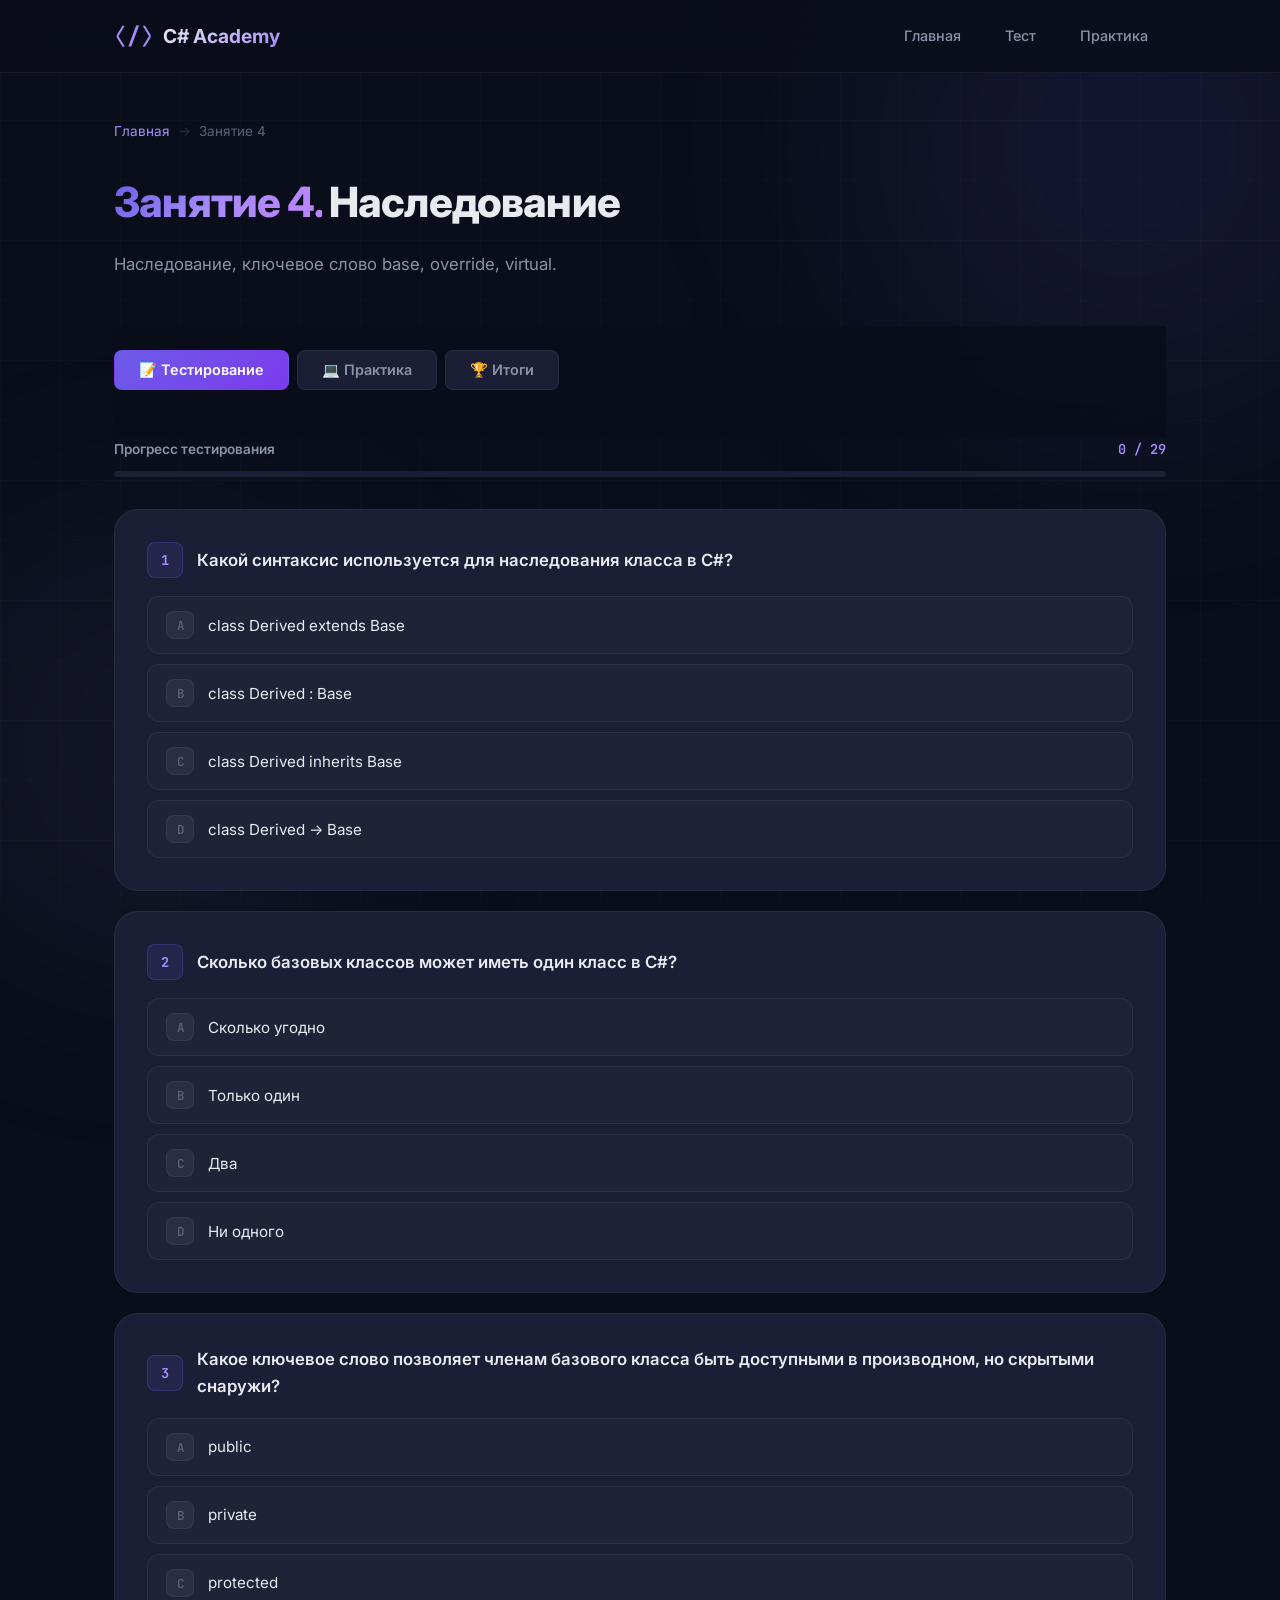
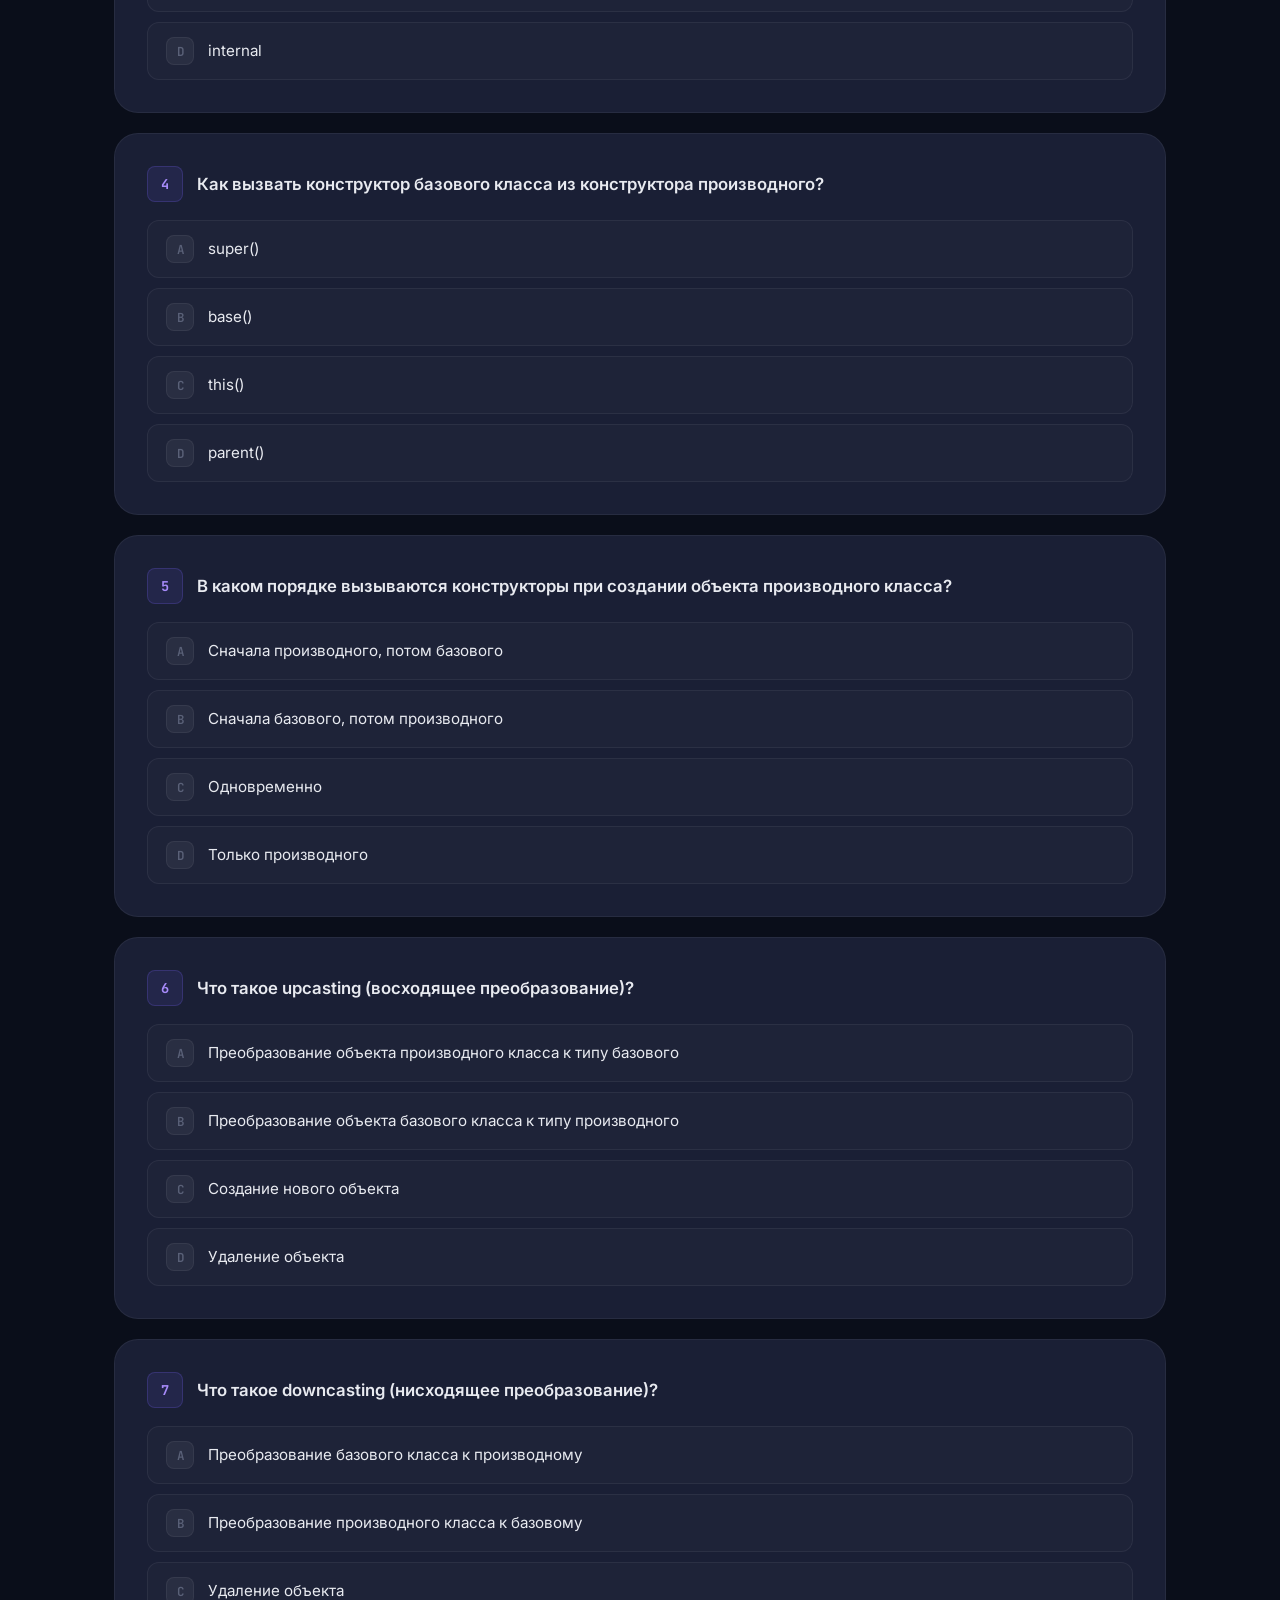
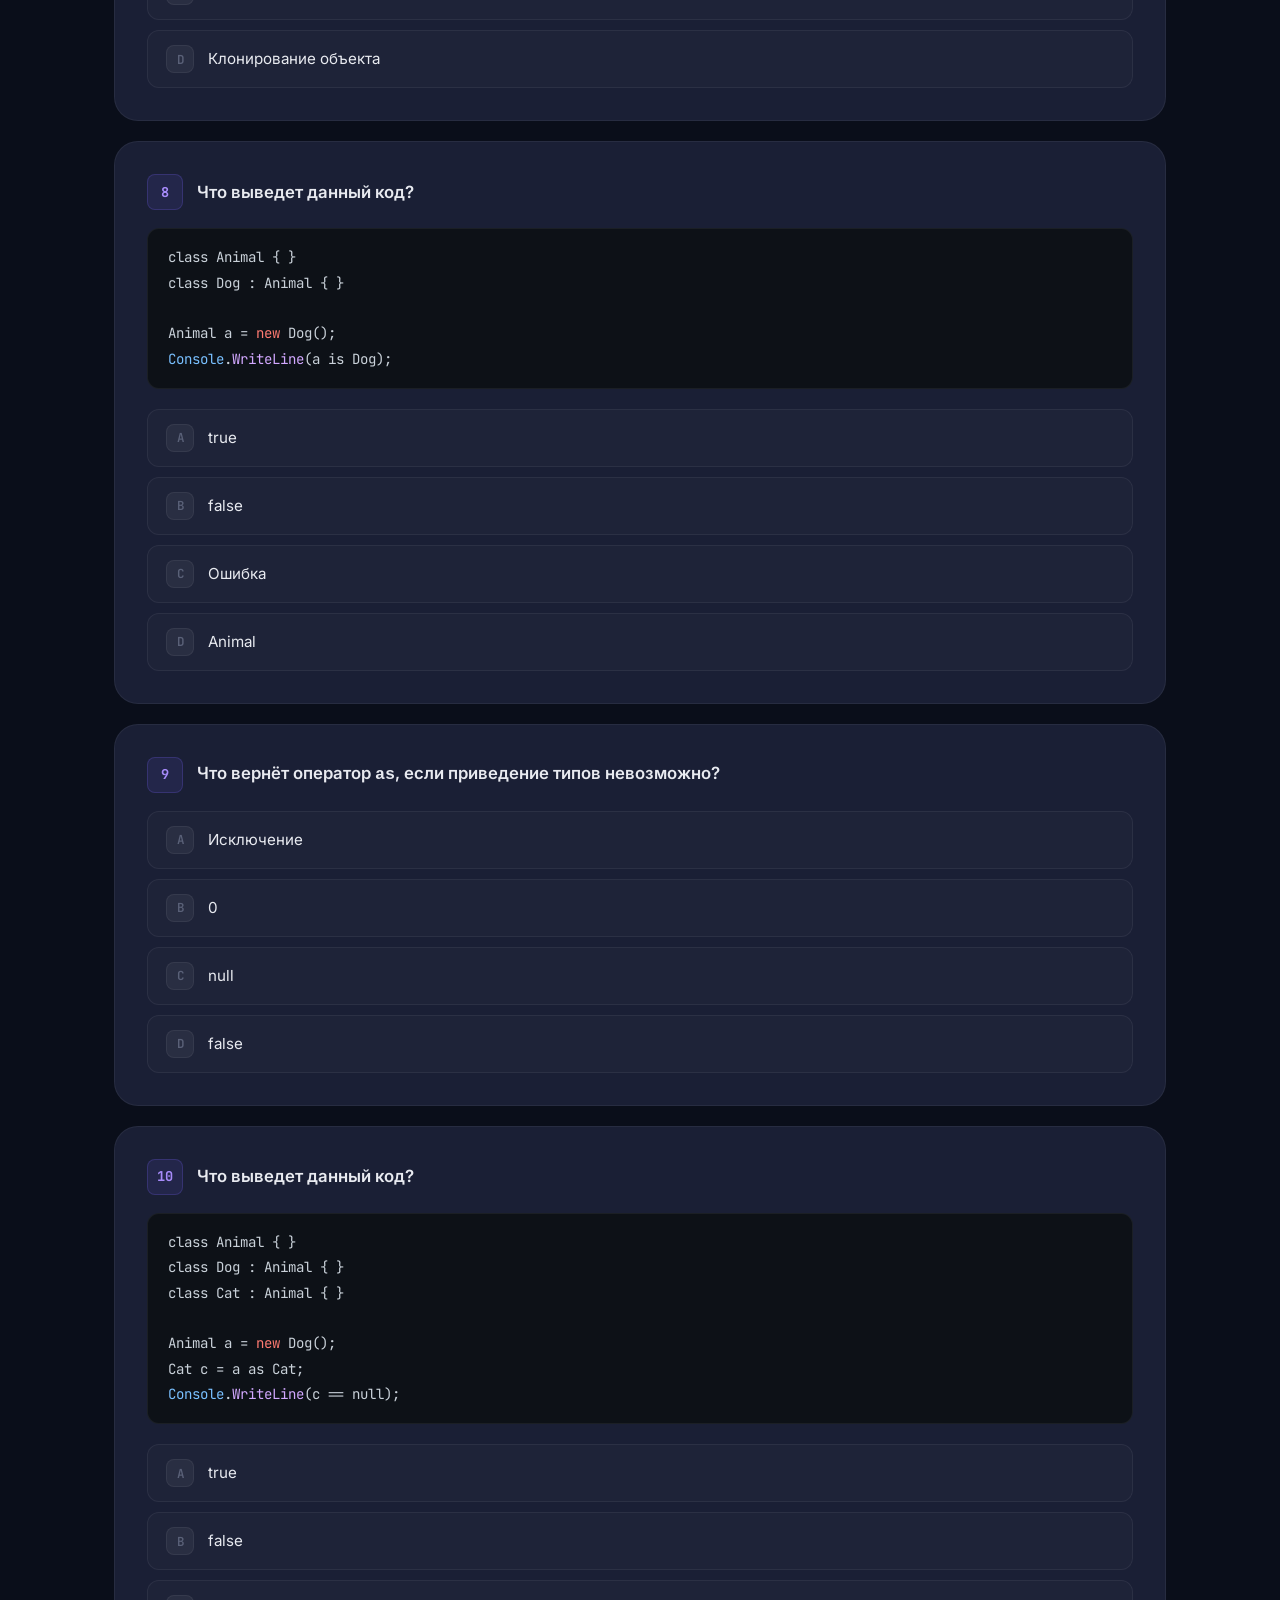
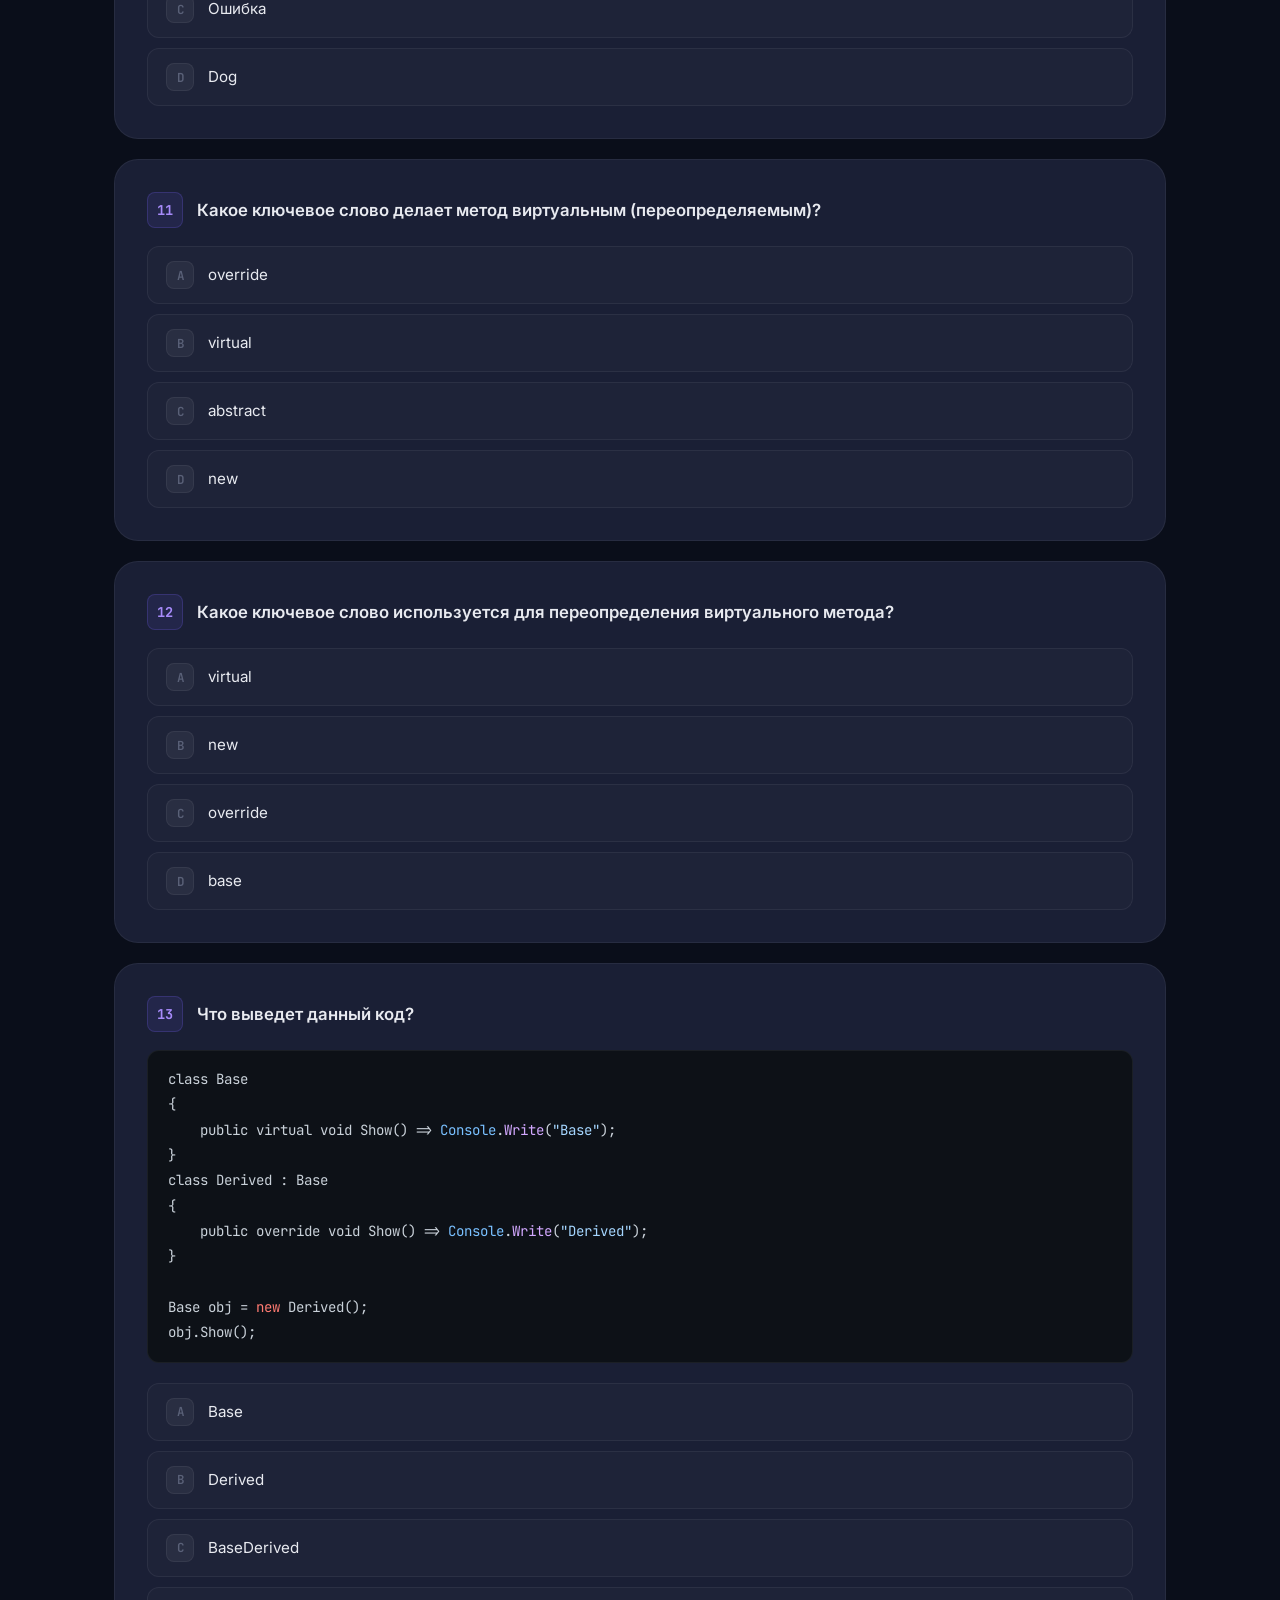
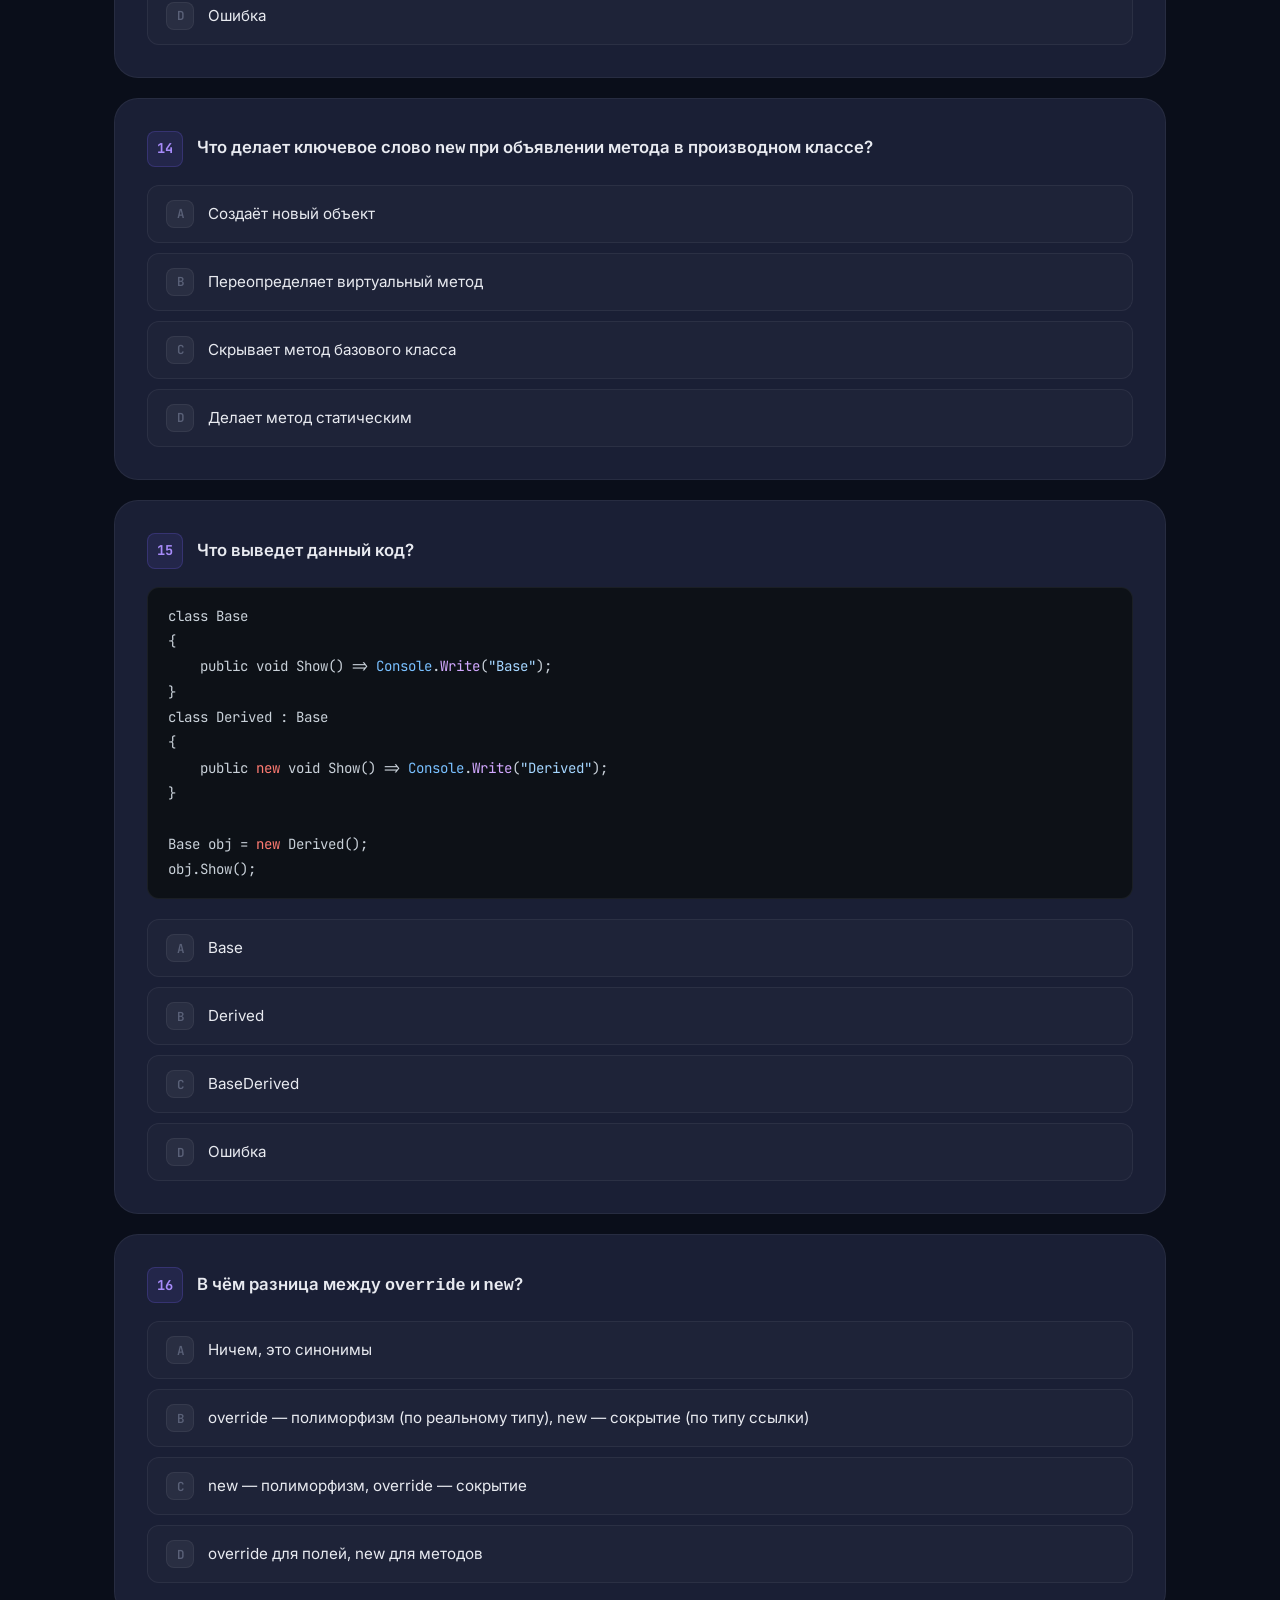
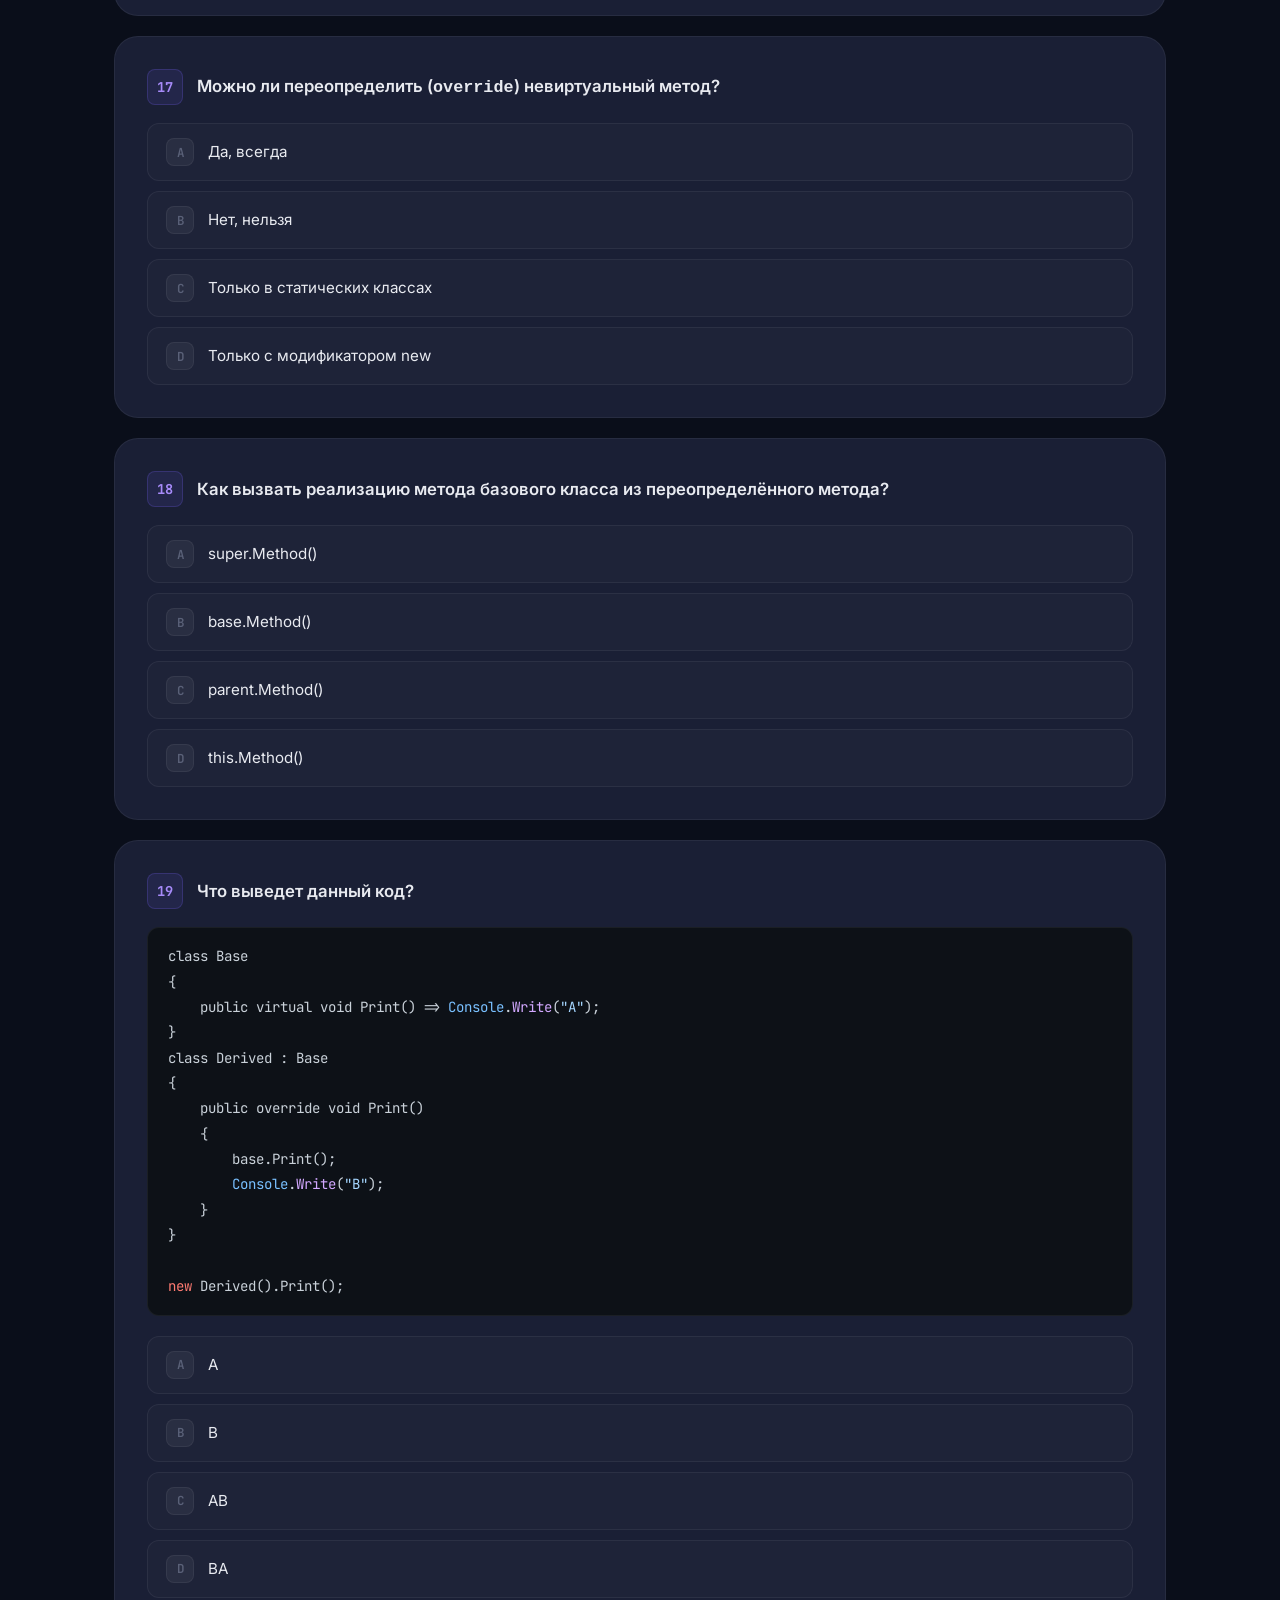
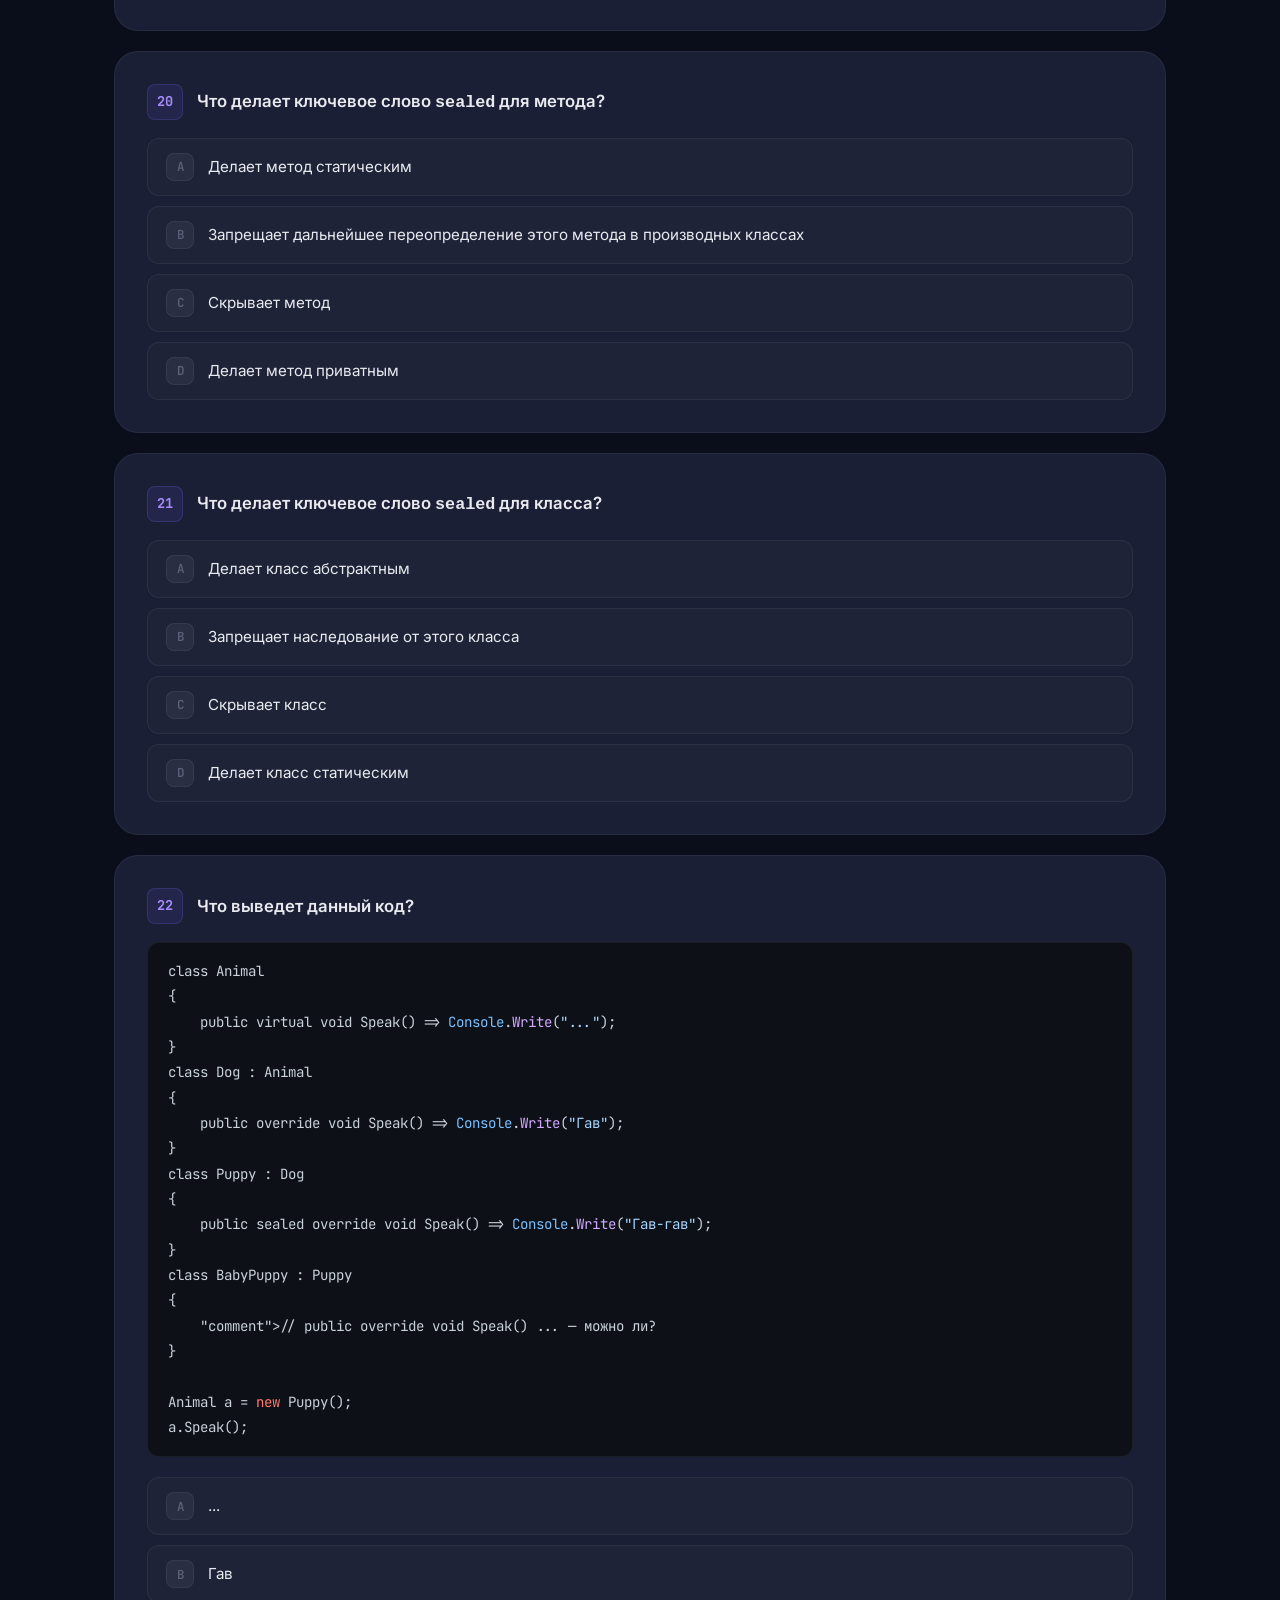
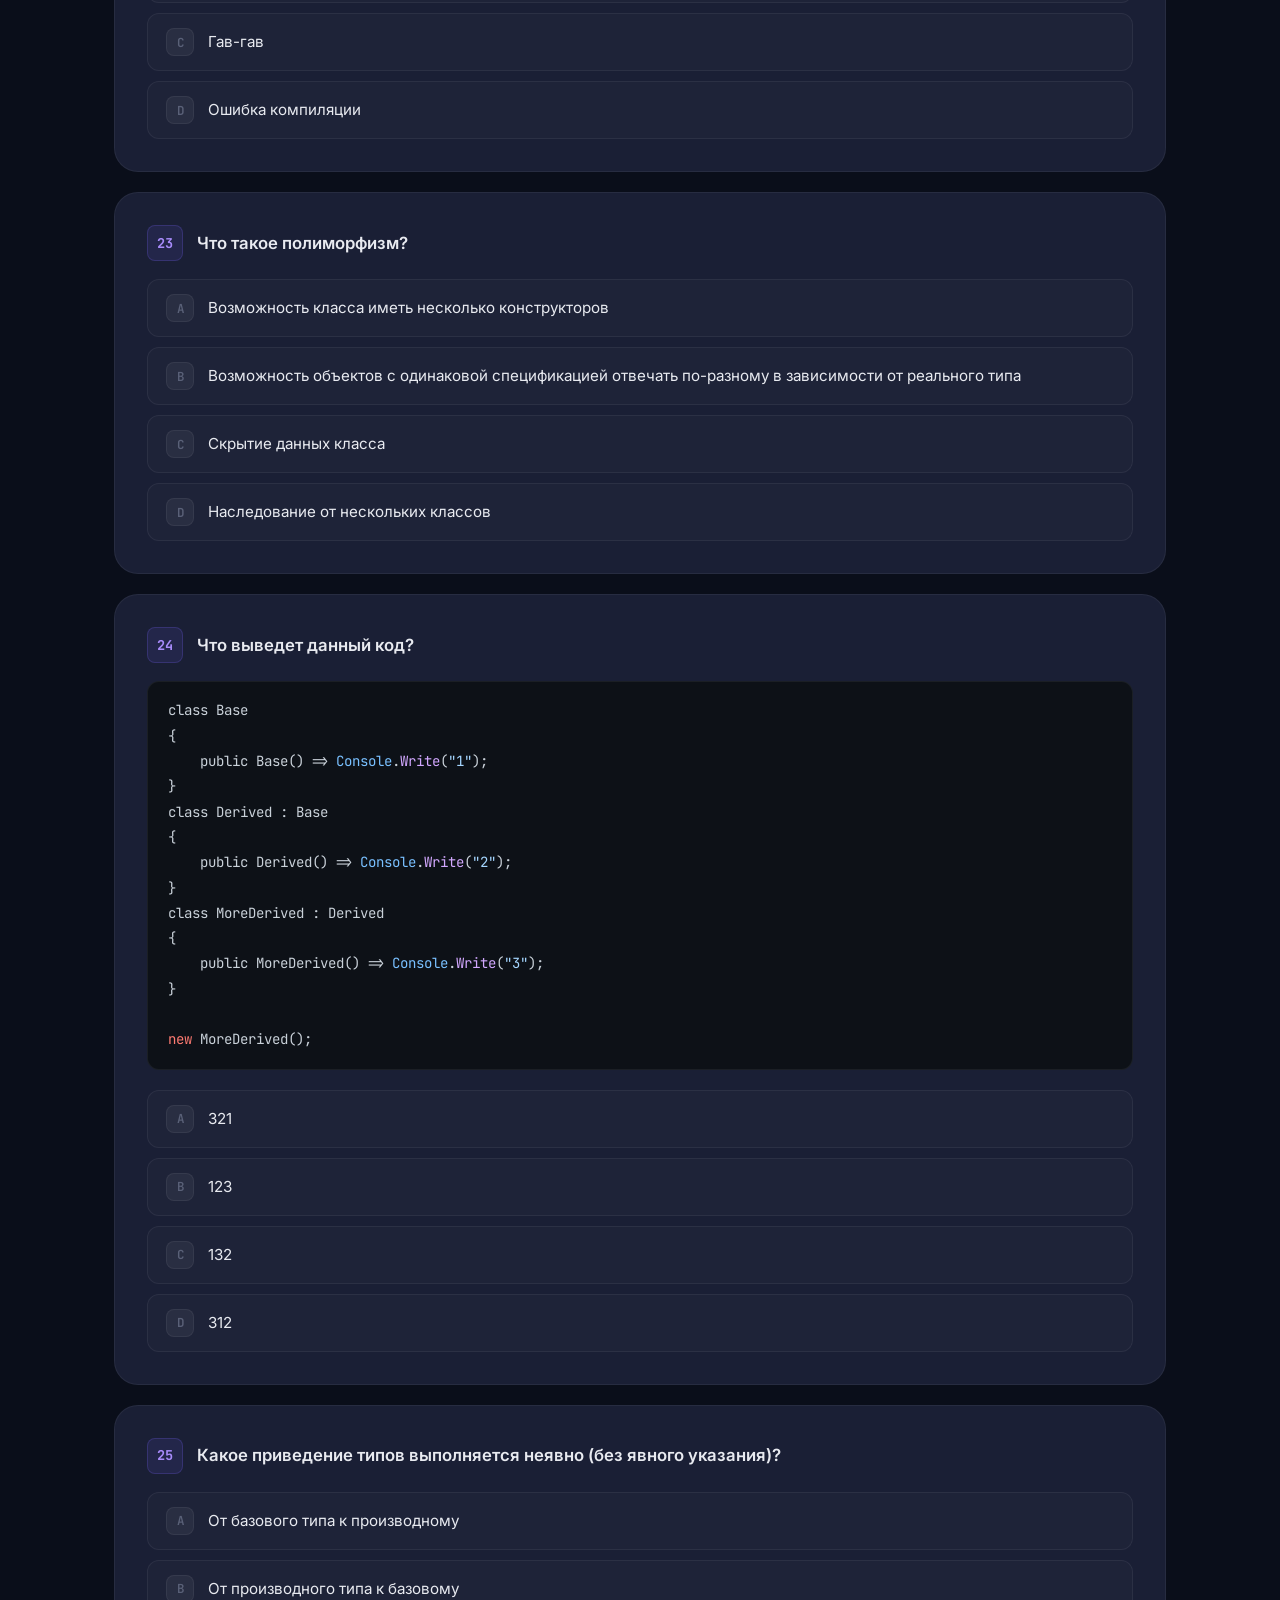
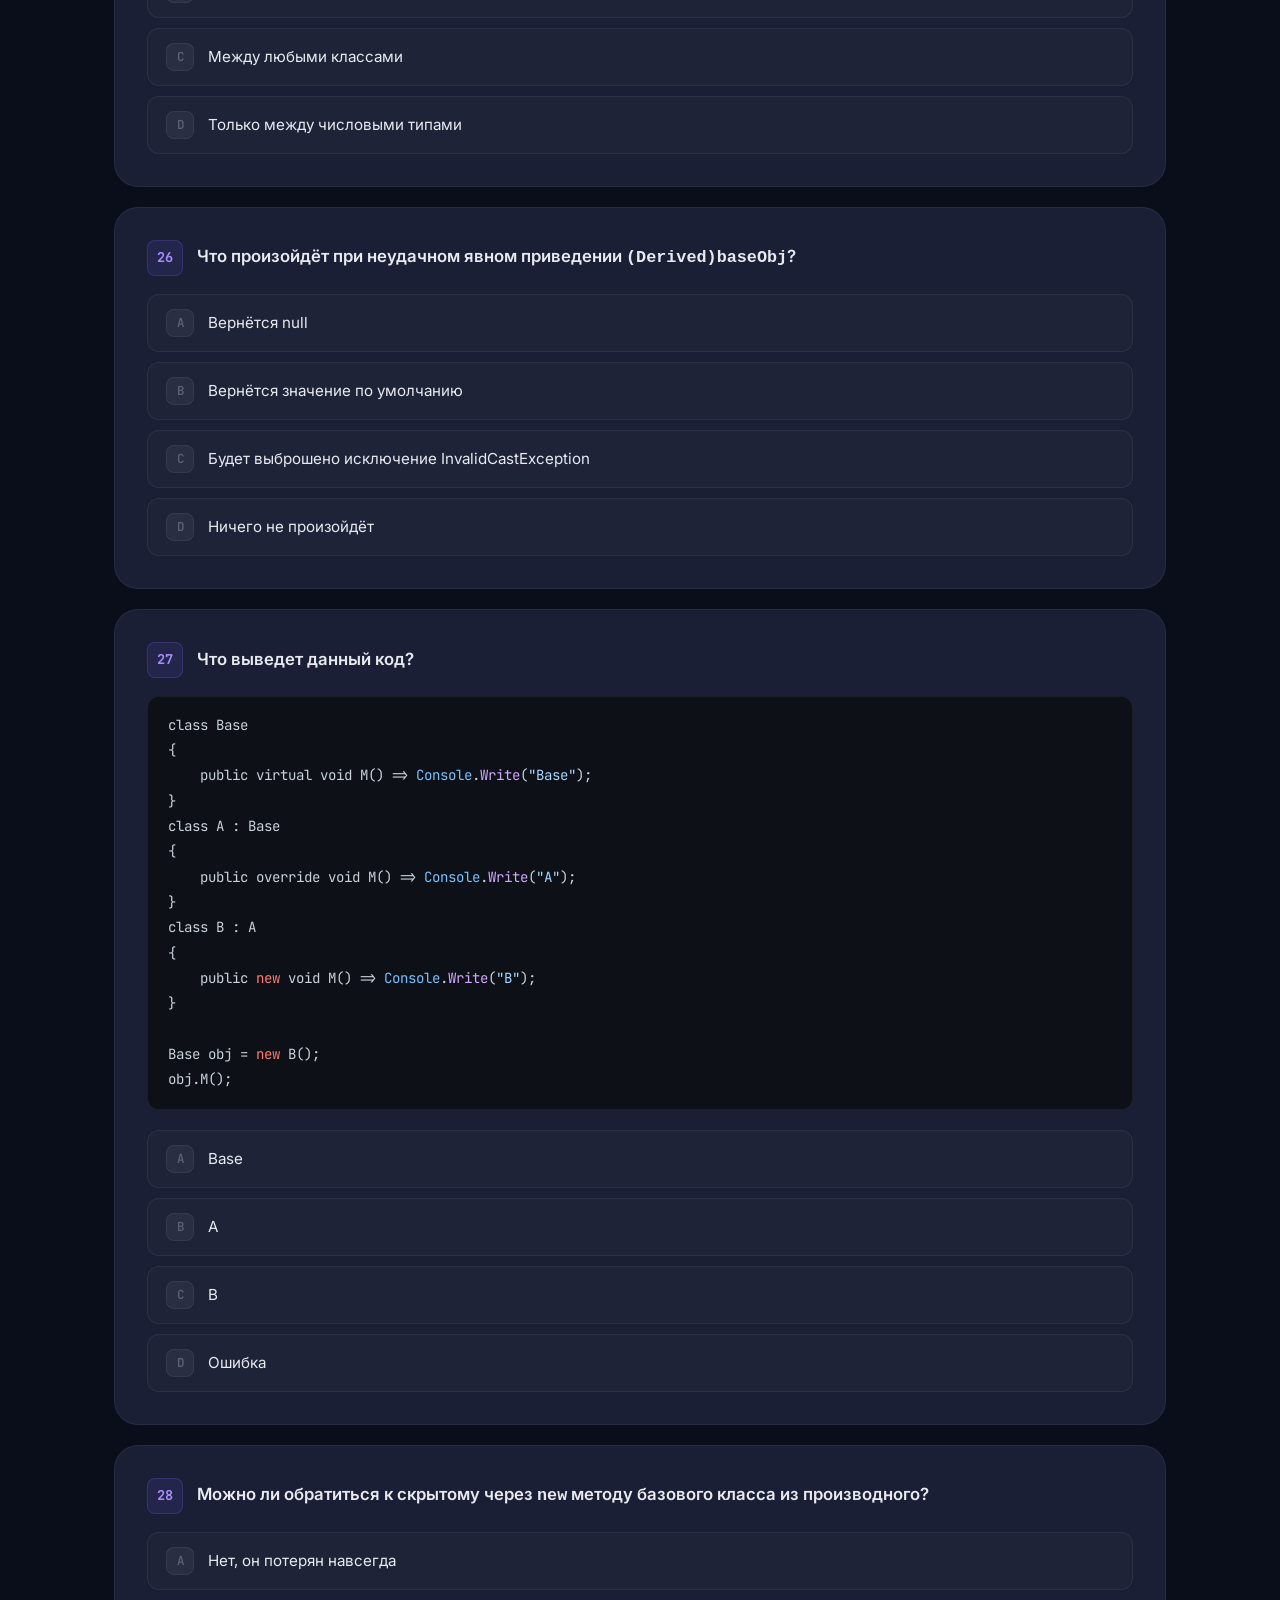
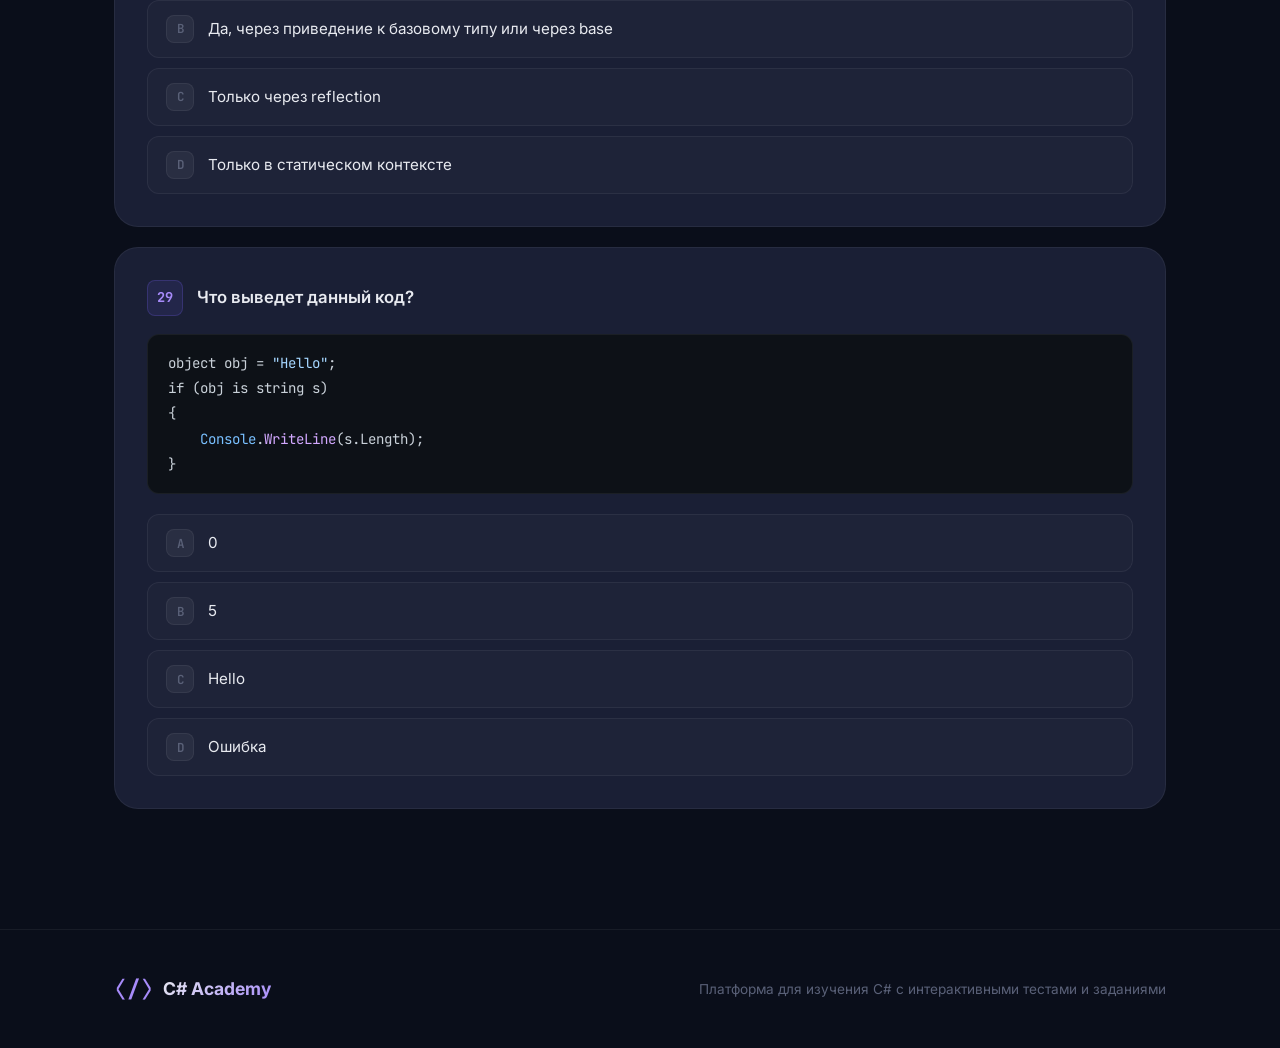
<file: lesson4.html>
<!DOCTYPE html>
<html lang="ru">
<head>
    <meta charset="UTF-8">
    <meta name="viewport" content="width=device-width, initial-scale=1.0">
    <title>Занятие 4 — Наследование | C# Academy</title>
    <meta name="description" content="Тестирование по теме: Функции (методы) в C# — объявление, параметры, возвращаемые значения.">
    <link rel="preconnect" href="https://fonts.googleapis.com">
    <link rel="preconnect" href="https://fonts.gstatic.com" crossorigin>
    <link href="https://fonts.googleapis.com/css2?family=Inter:wght@300;400;500;600;700;800&family=JetBrains+Mono:wght@400;500;600&display=swap" rel="stylesheet">
    <link rel="stylesheet" href="style.css">
</head>
<body>
    <div class="bg-grid"></div>
    <div class="bg-glow bg-glow-1"></div>
    <div class="bg-glow bg-glow-2"></div>
    <header class="header">
        <div class="container">
            <a href="index.html" class="logo"><span class="logo-icon">⟨/⟩</span><span class="logo-text">C# Academy</span></a>
            <nav class="nav">
                <a href="index.html" class="nav-link">Главная</a>
                <a href="#quiz" class="nav-link">Тест</a>
                <a href="#practice" class="nav-link">Практика</a>
            </nav>
        </div>
    </header>
    <section class="lesson-hero">
        <div class="container">
            <div class="breadcrumb">
                <a href="index.html">Главная</a><span class="breadcrumb-sep">→</span><span>Занятие 4</span>
            </div>
            <h1 class="lesson-hero-title"><span class="gradient-text">Занятие 4.</span> Наследование</h1>
            <p class="lesson-hero-desc">Наследование, ключевое слово base, override, virtual.</p>
        </div>
    </section>
    <div class="container">
        <div class="section-nav" id="sectionNav">
            <button class="section-nav-btn active" data-target="quiz" id="btnQuiz">📝 Тестирование</button>
            <button class="section-nav-btn" data-target="practice" id="btnPractice">💻 Практика</button>
            <button class="section-nav-btn" data-target="results" id="btnResults">🏆 Итоги</button>
        </div>
    </div>
    <section class="quiz-section" id="quiz">
        <div class="container">
            <div class="progress-bar-wrapper">
                <div class="progress-info">
                    <span class="progress-label">Прогресс тестирования</span>
                    <span class="progress-count" id="progressCount">0 / 30</span>
                </div>
                <div class="progress-track"><div class="progress-fill" id="progressFill"></div></div>
            </div>
            <div class="score-card" id="scoreCard">
                <div class="score-emoji" id="scoreEmoji">🎉</div>
                <div class="score-text" id="scoreText">Отличный результат!</div>
                <div class="score-detail">Правильных ответов: <span class="score-number" id="scoreNumber">0/30</span></div>
            </div>
            <div id="quizContainer"></div>
        </div>
    </section>
    <section class="practice-section" id="practice" style="display:none;">
        <div class="container">
            <h2 class="practice-title">💻 Практические задания</h2>
            <p class="practice-subtitle">Напиши программу на C# для каждого задания. Проверь себя — результат должен совпадать с ожидаемым выводом.</p>
            <div id="practiceContainer"></div>
        </div>
    </section>
    <section class="result-section" id="finalResult" style="display:none;">
        <div class="container"><div id="finalResultContent"></div></div>
    </section>
    <footer class="footer">
        <div class="container">
            <div class="footer-content">
                <div class="footer-logo"><span class="logo-icon">⟨/⟩</span><span class="logo-text">C# Academy</span></div>
                <p class="footer-text">Платформа для изучения C# с интерактивными тестами и заданиями</p>
            </div>
        </div>
    </footer>
    <script src="lesson4-data.js"></script>
    <script src="quiz-engine.js"></script>
</body>
</html>
</file>
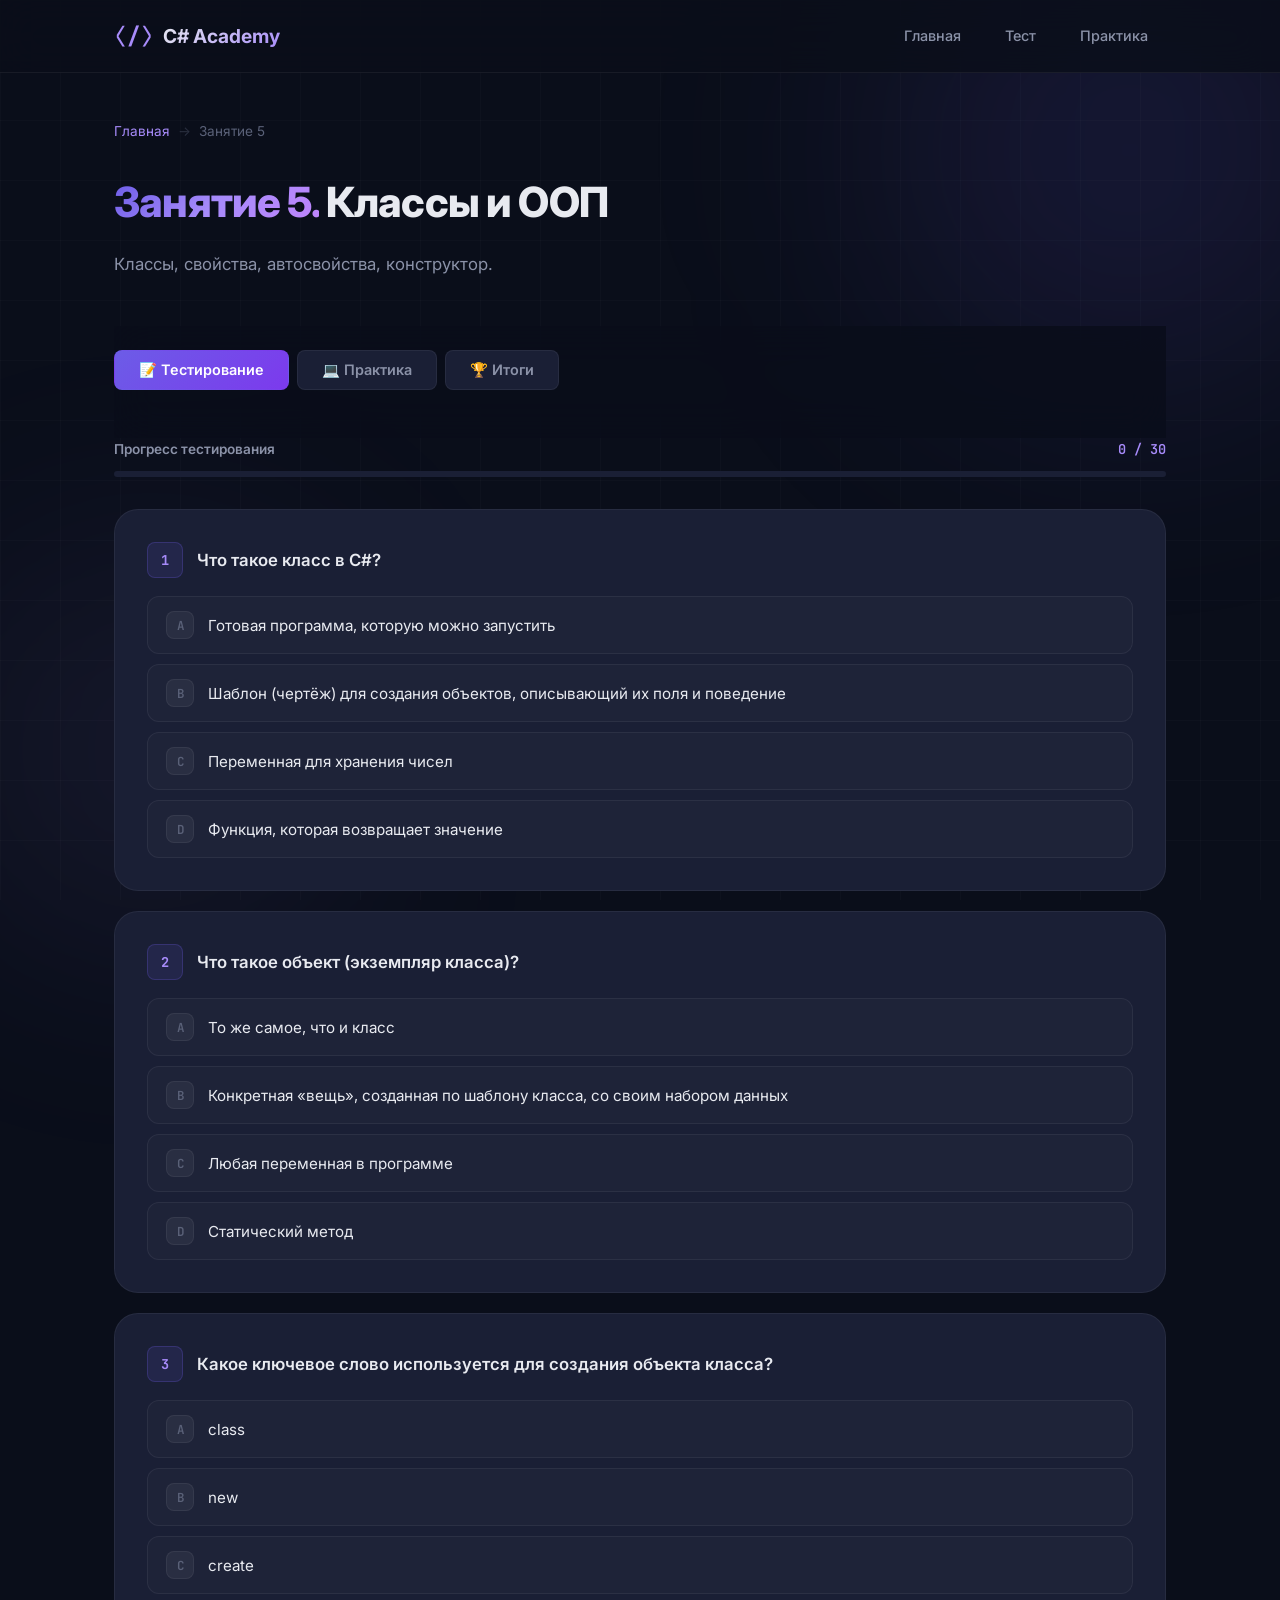
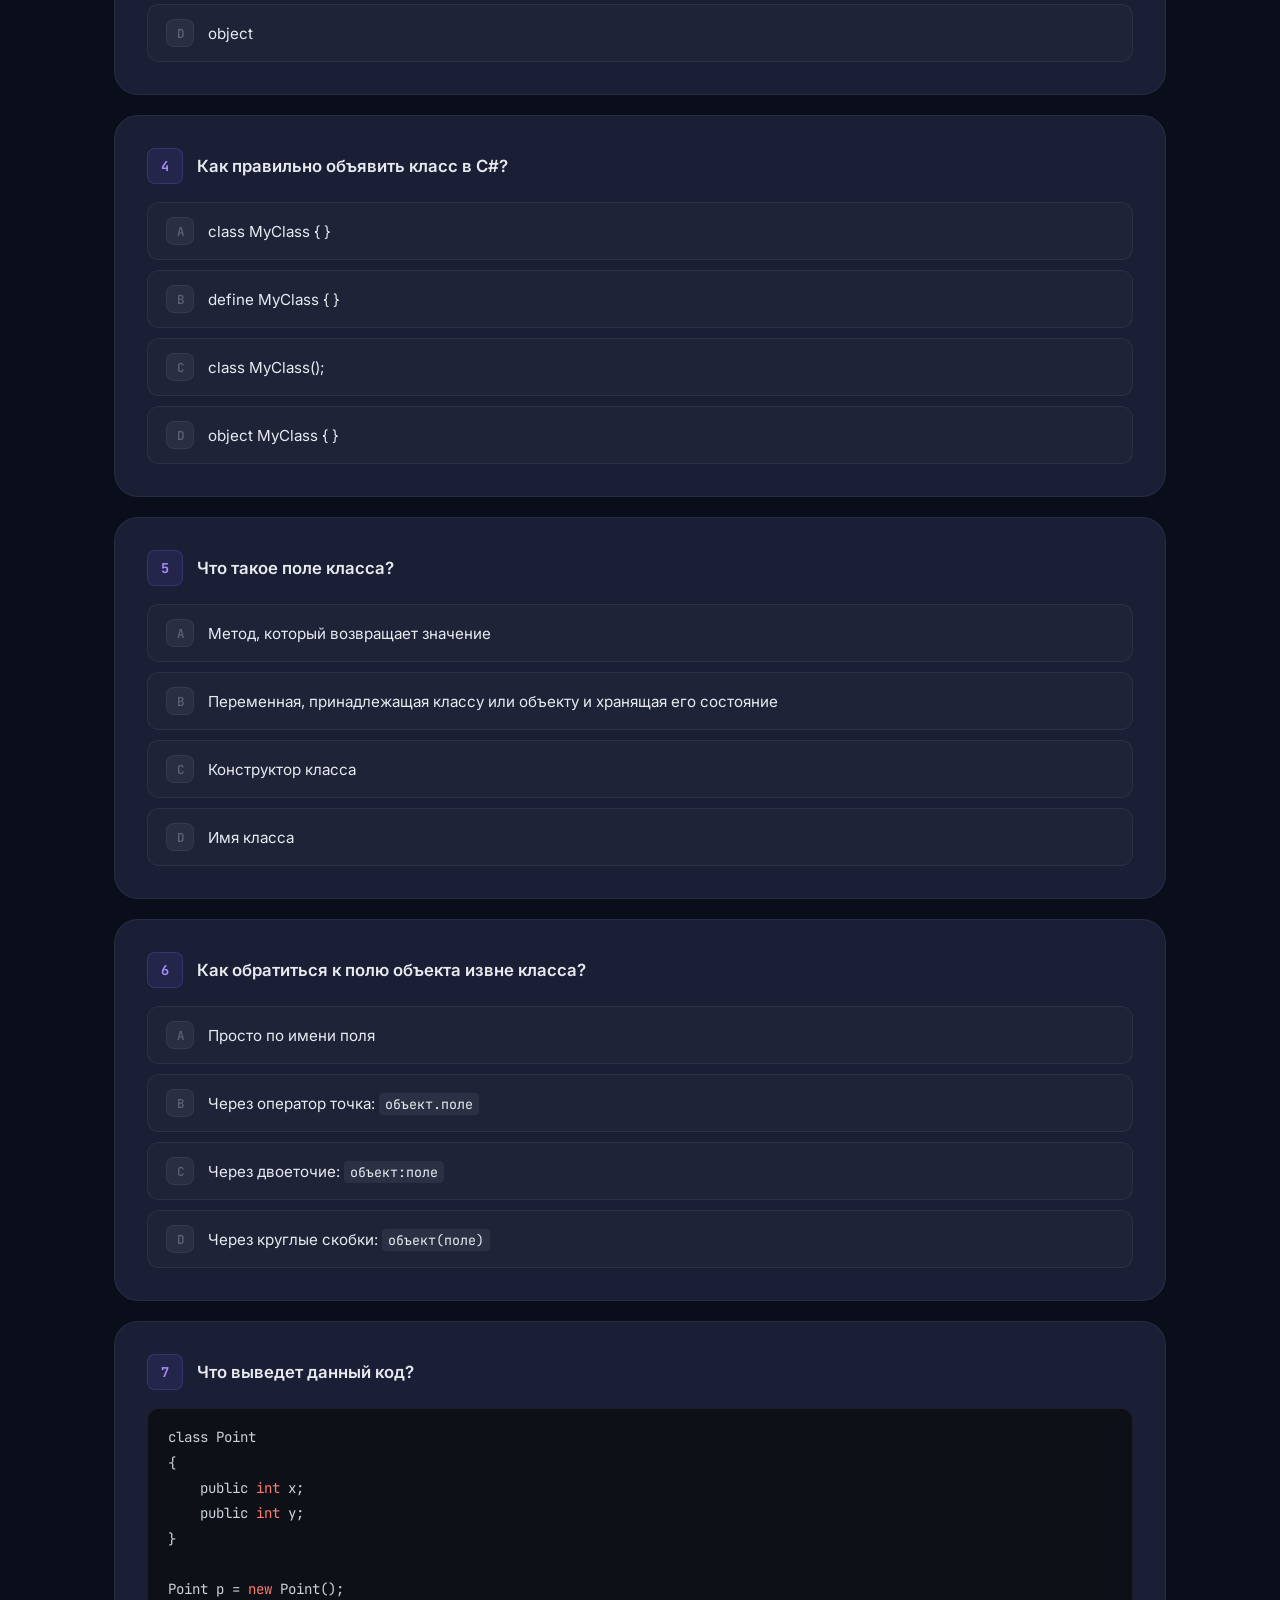
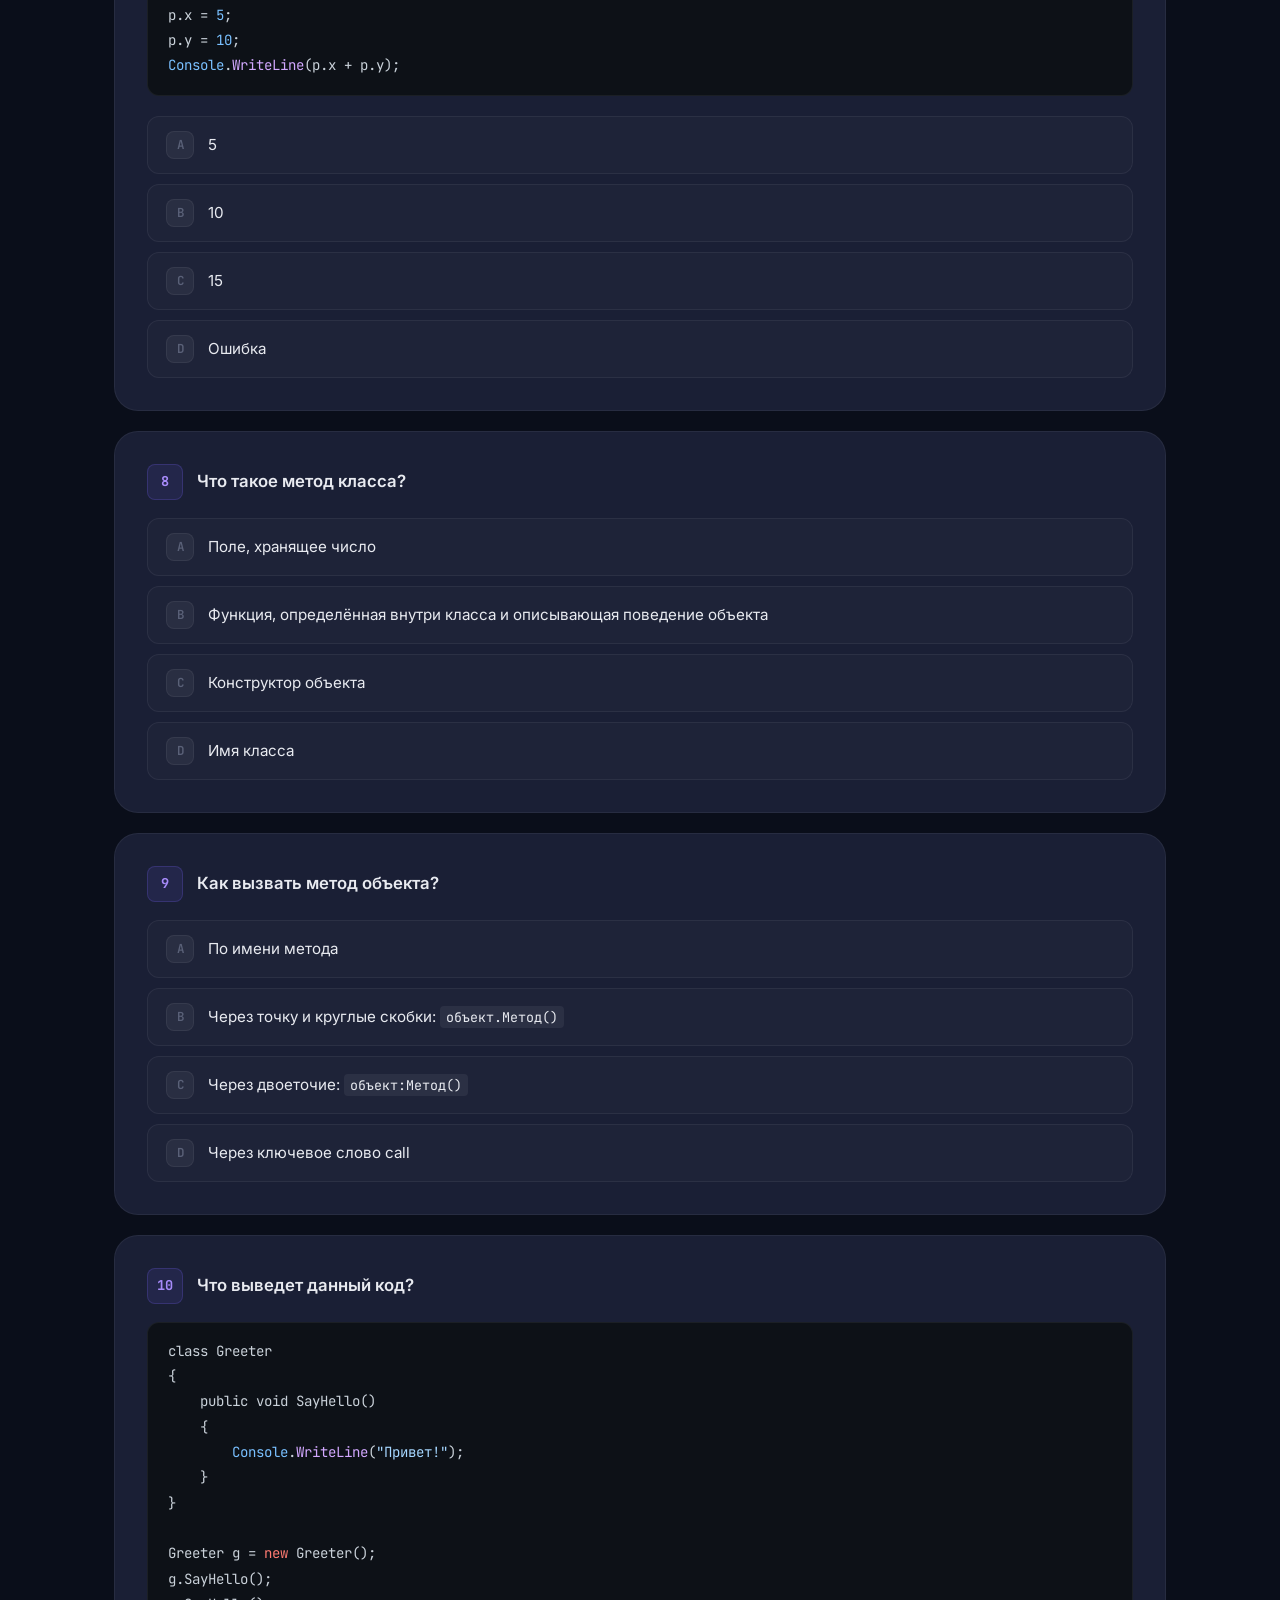
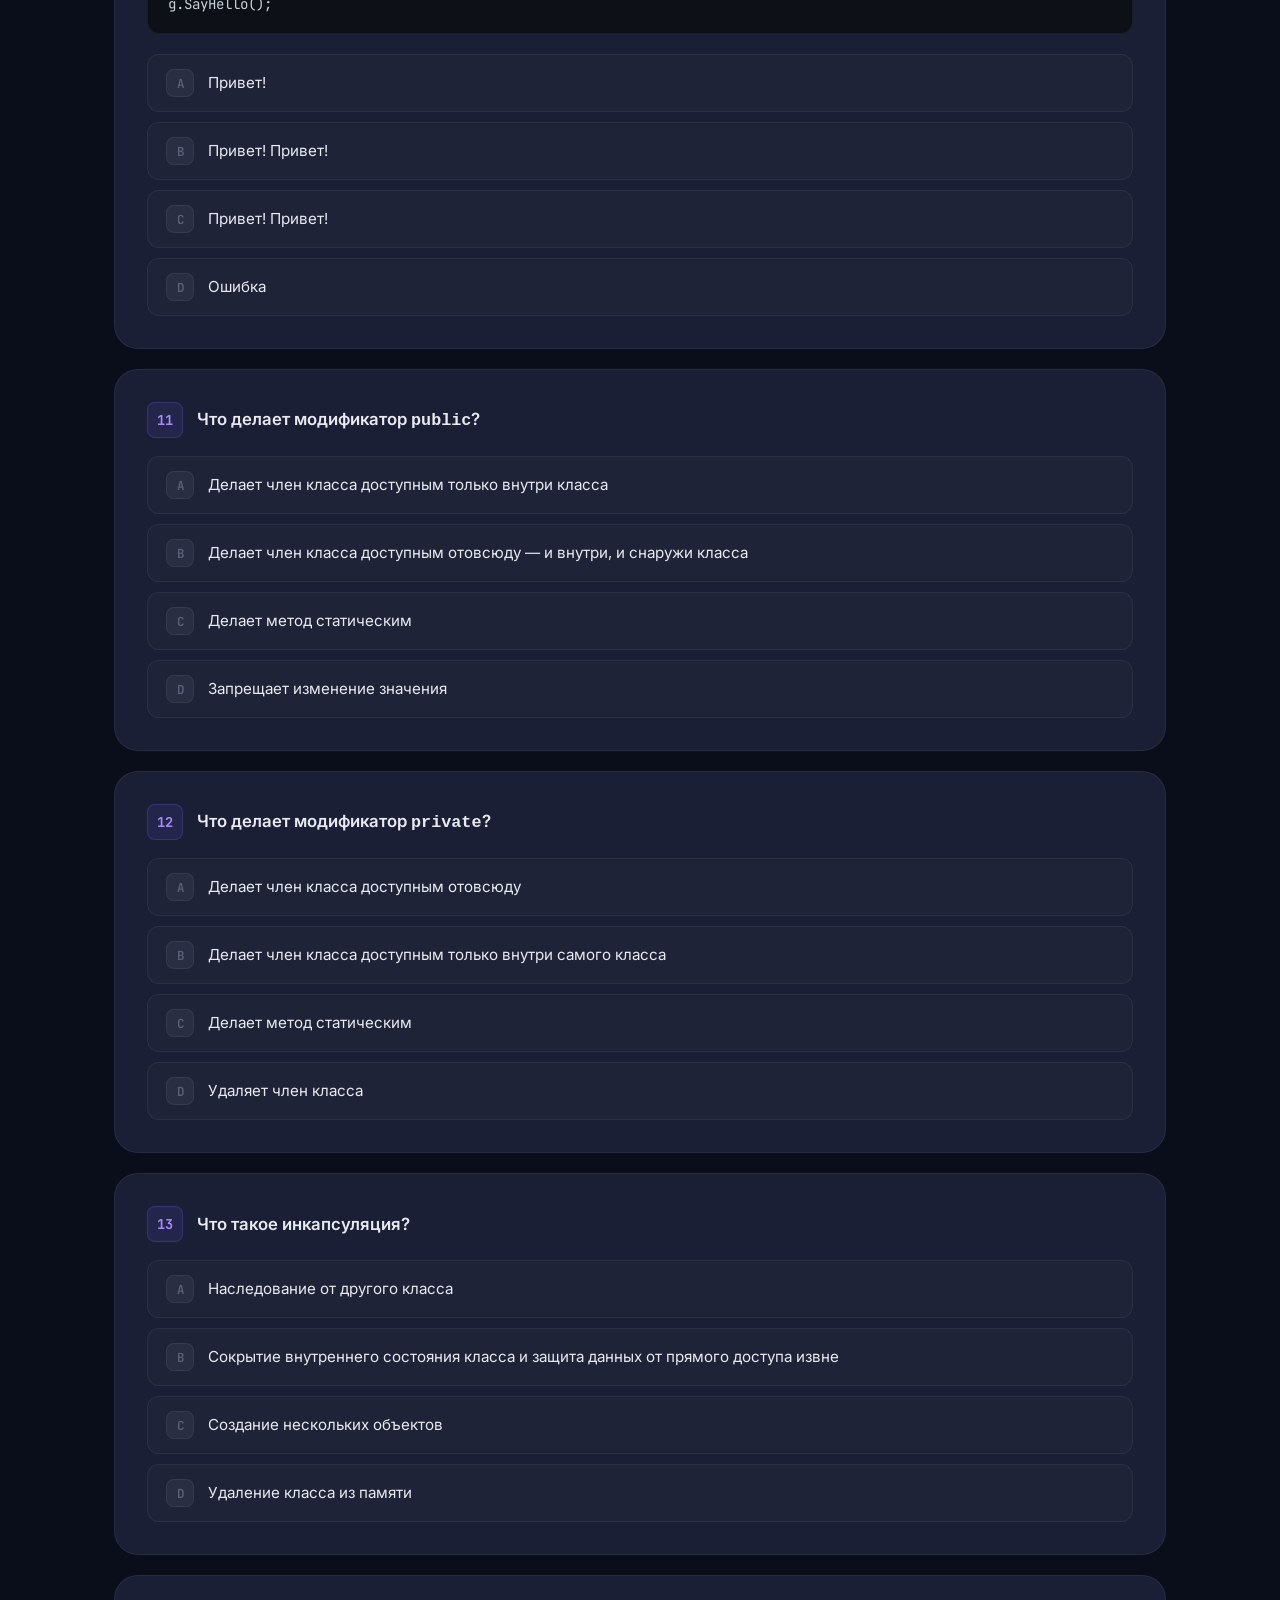
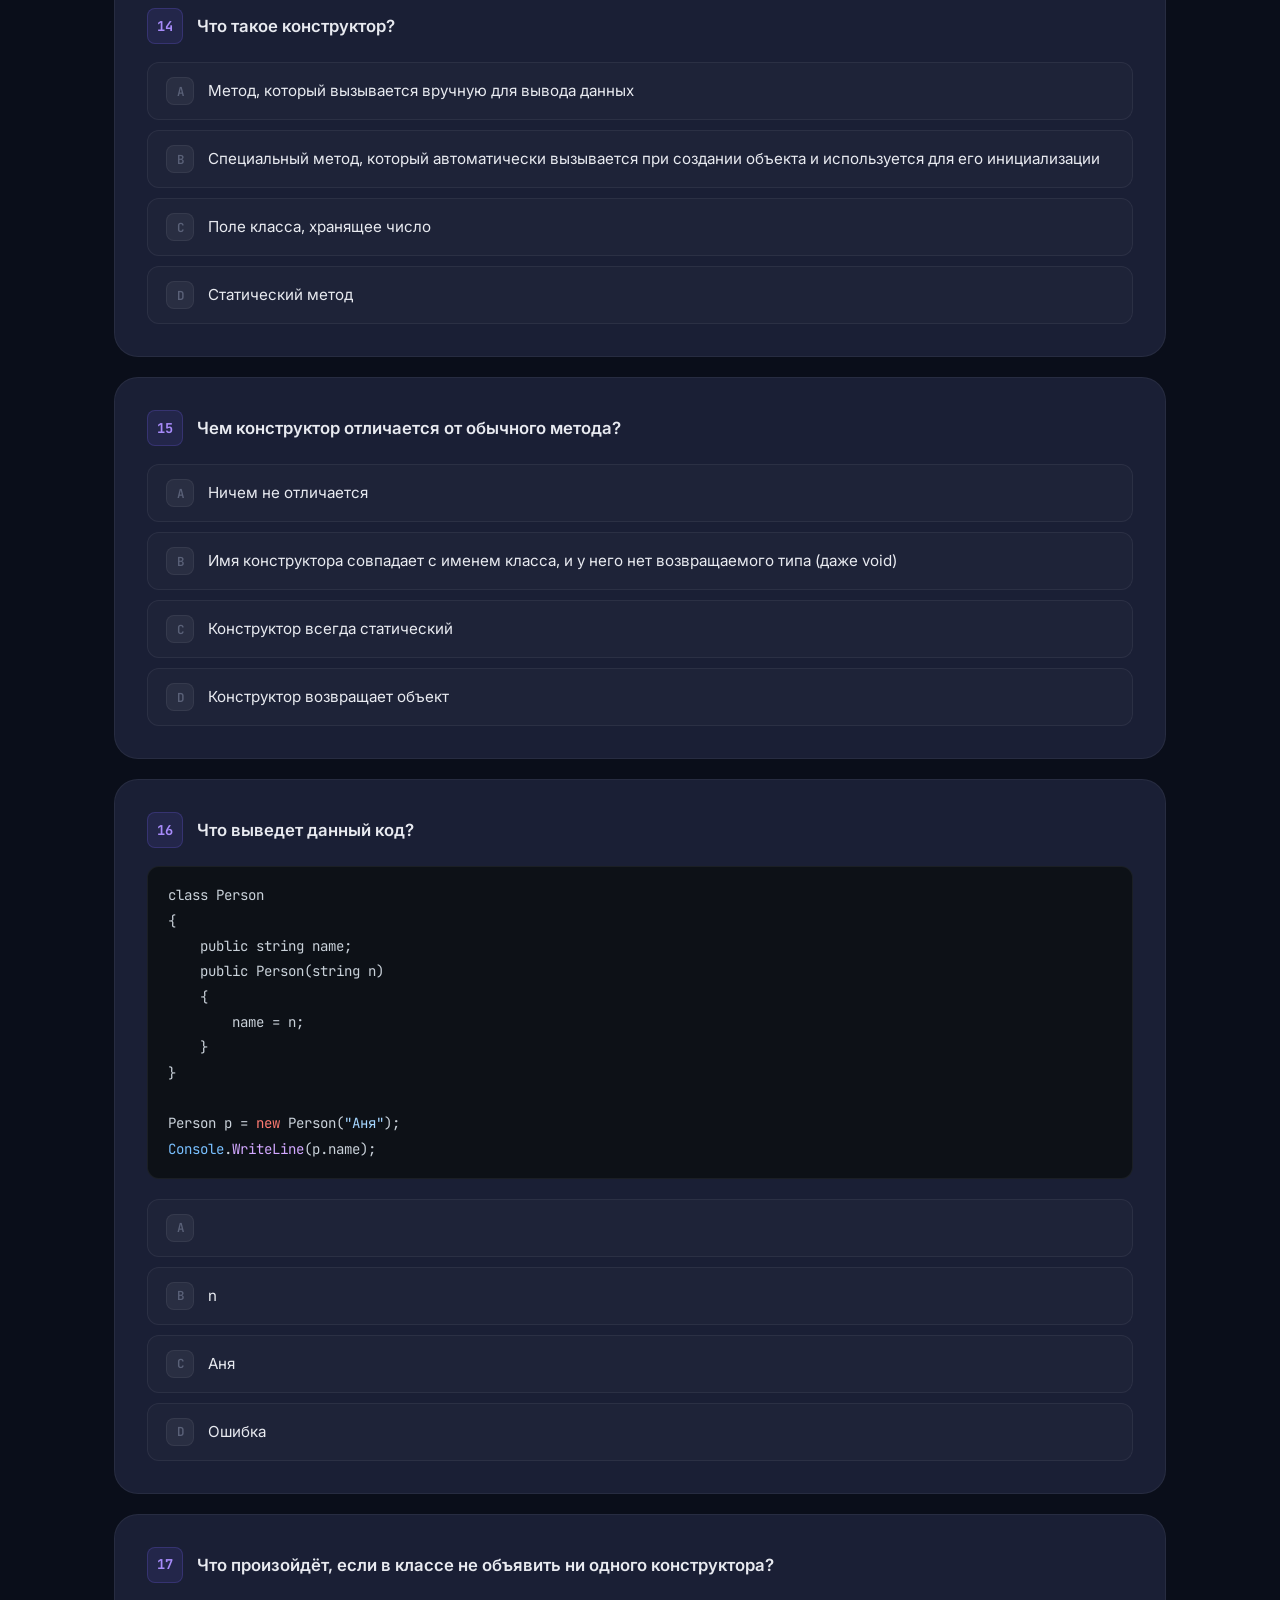
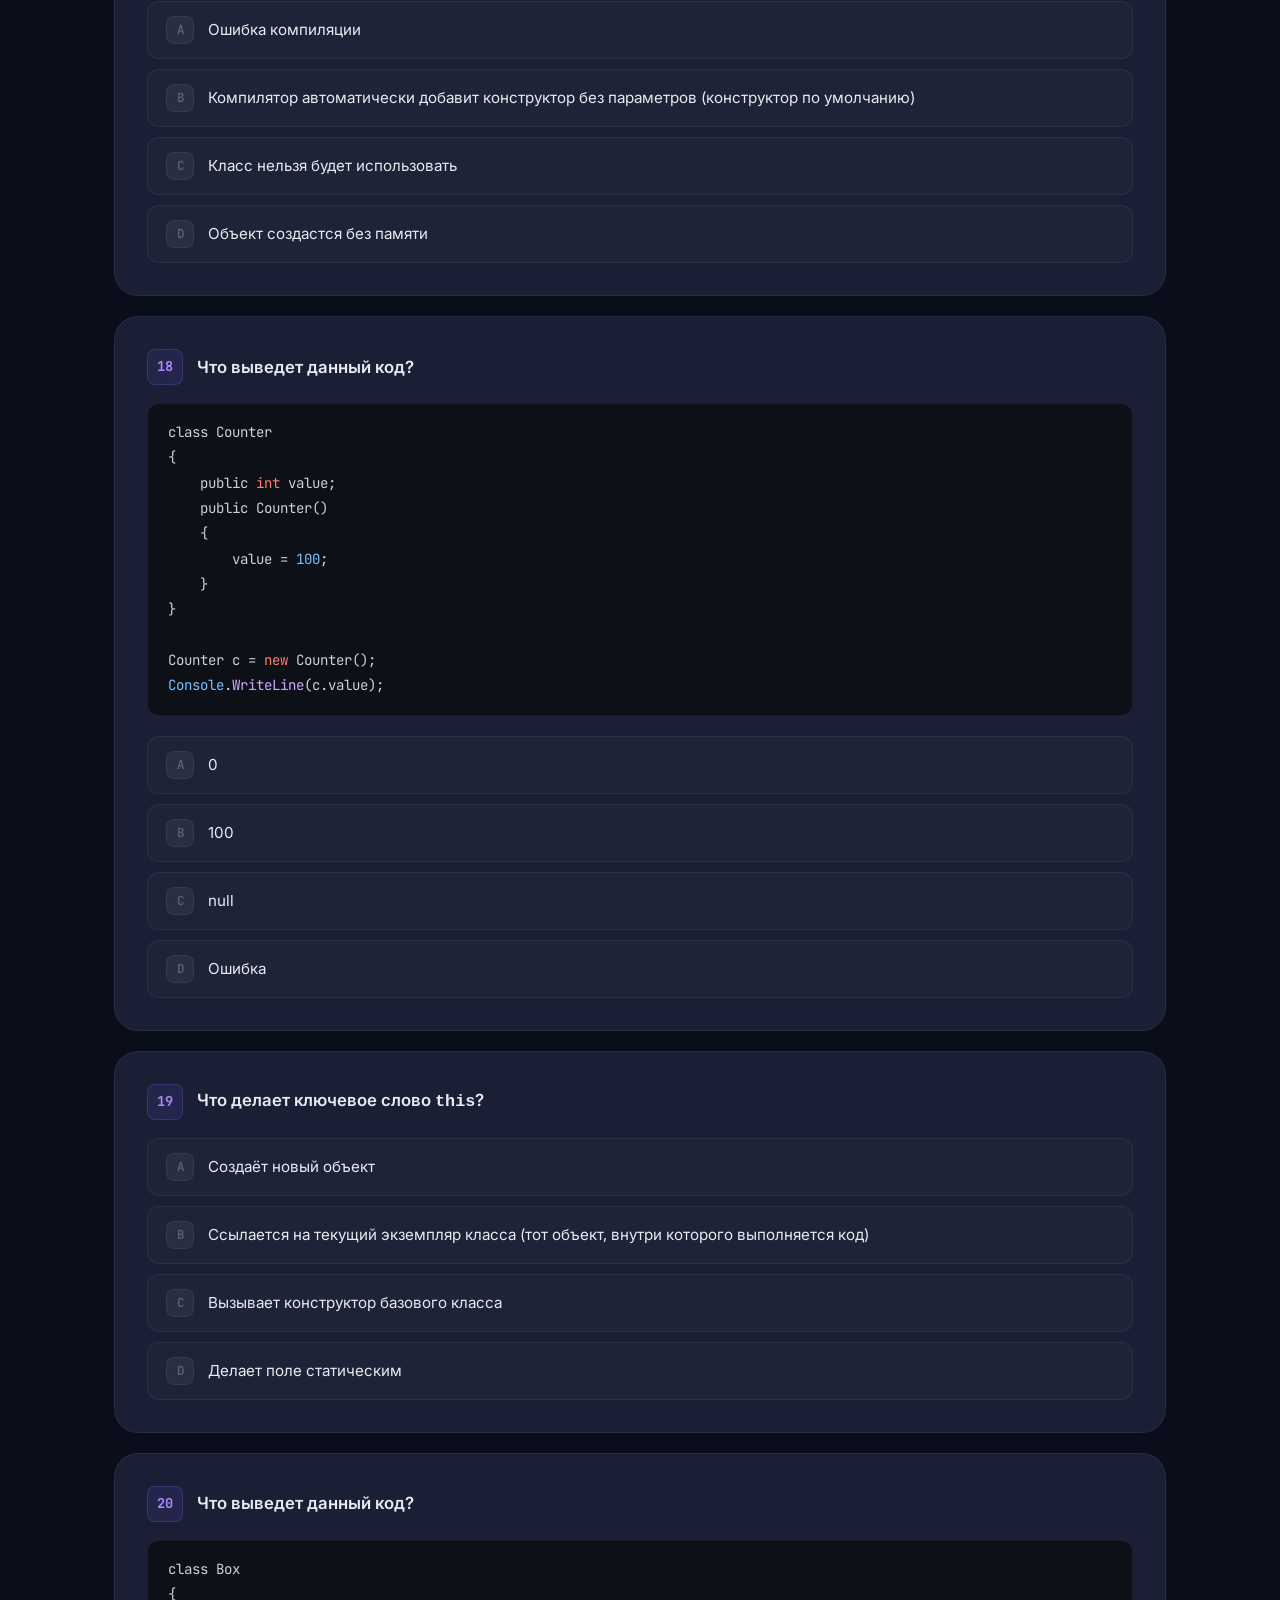
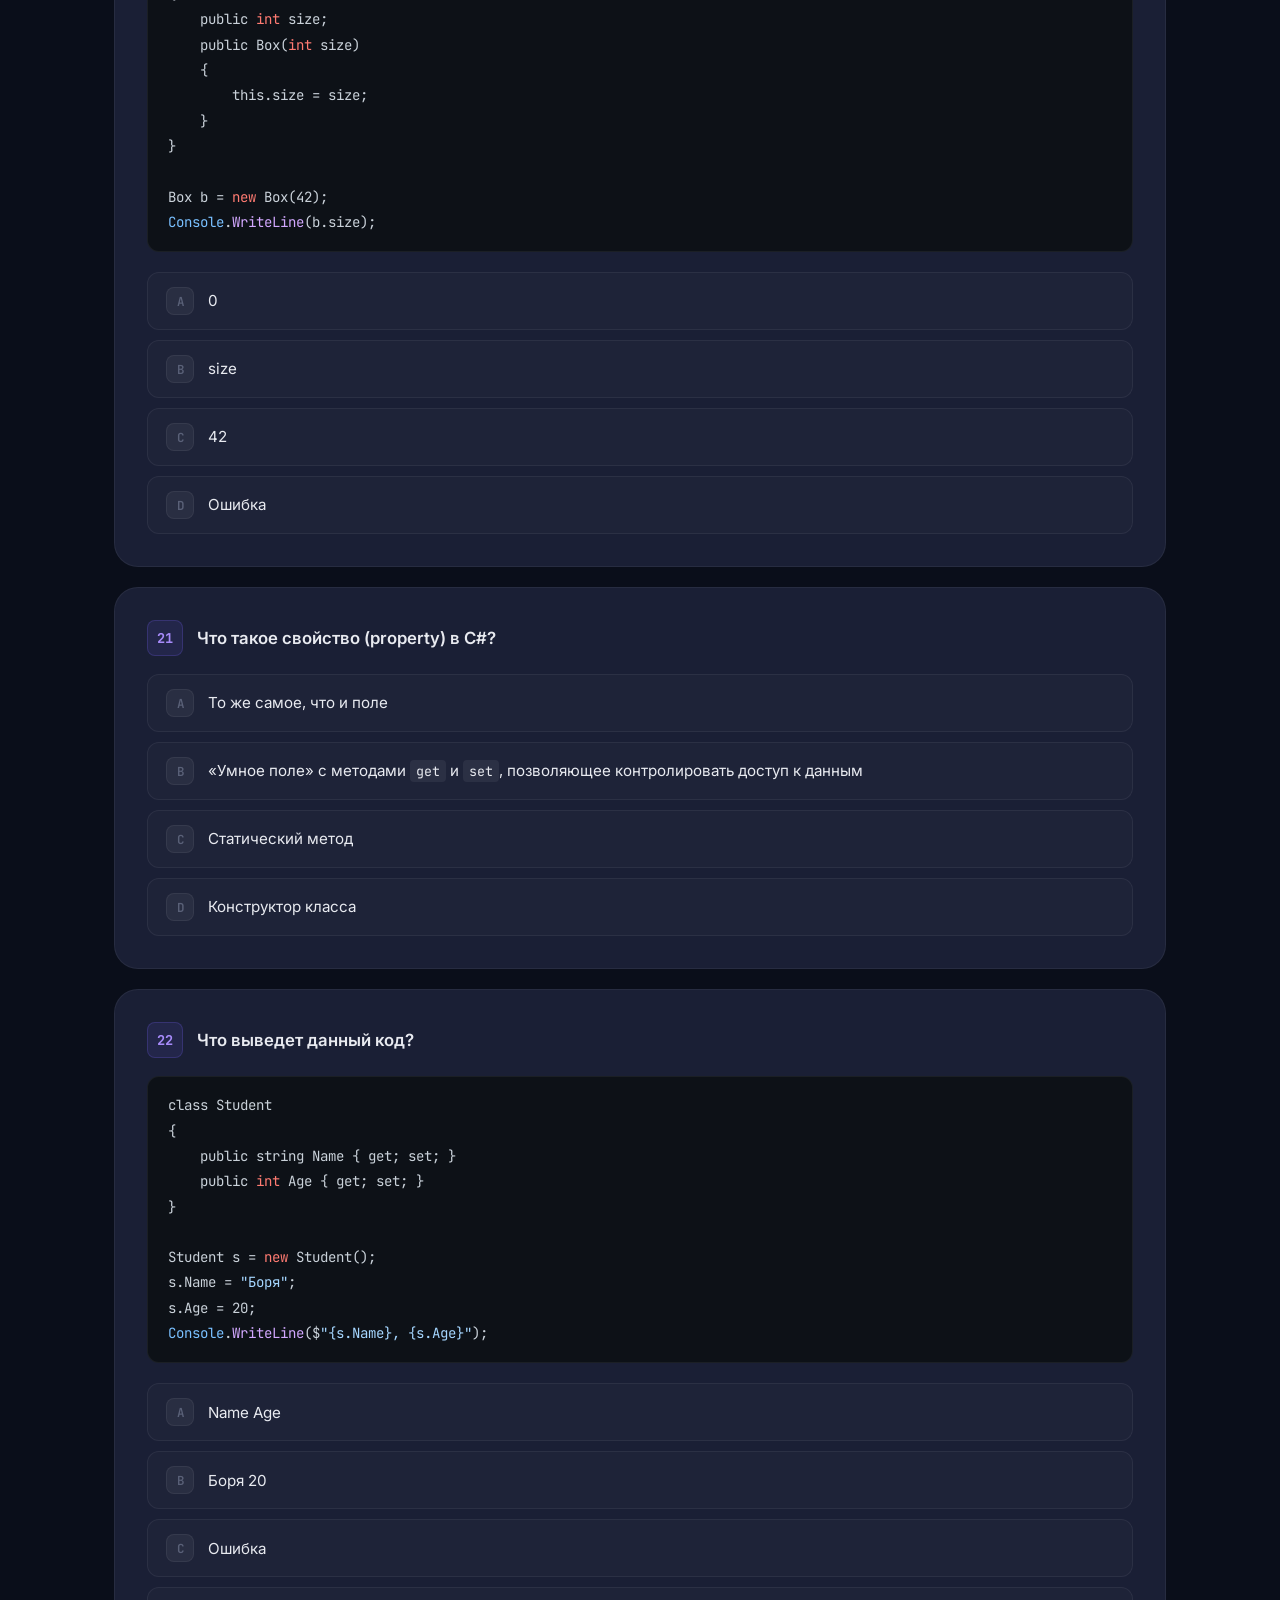
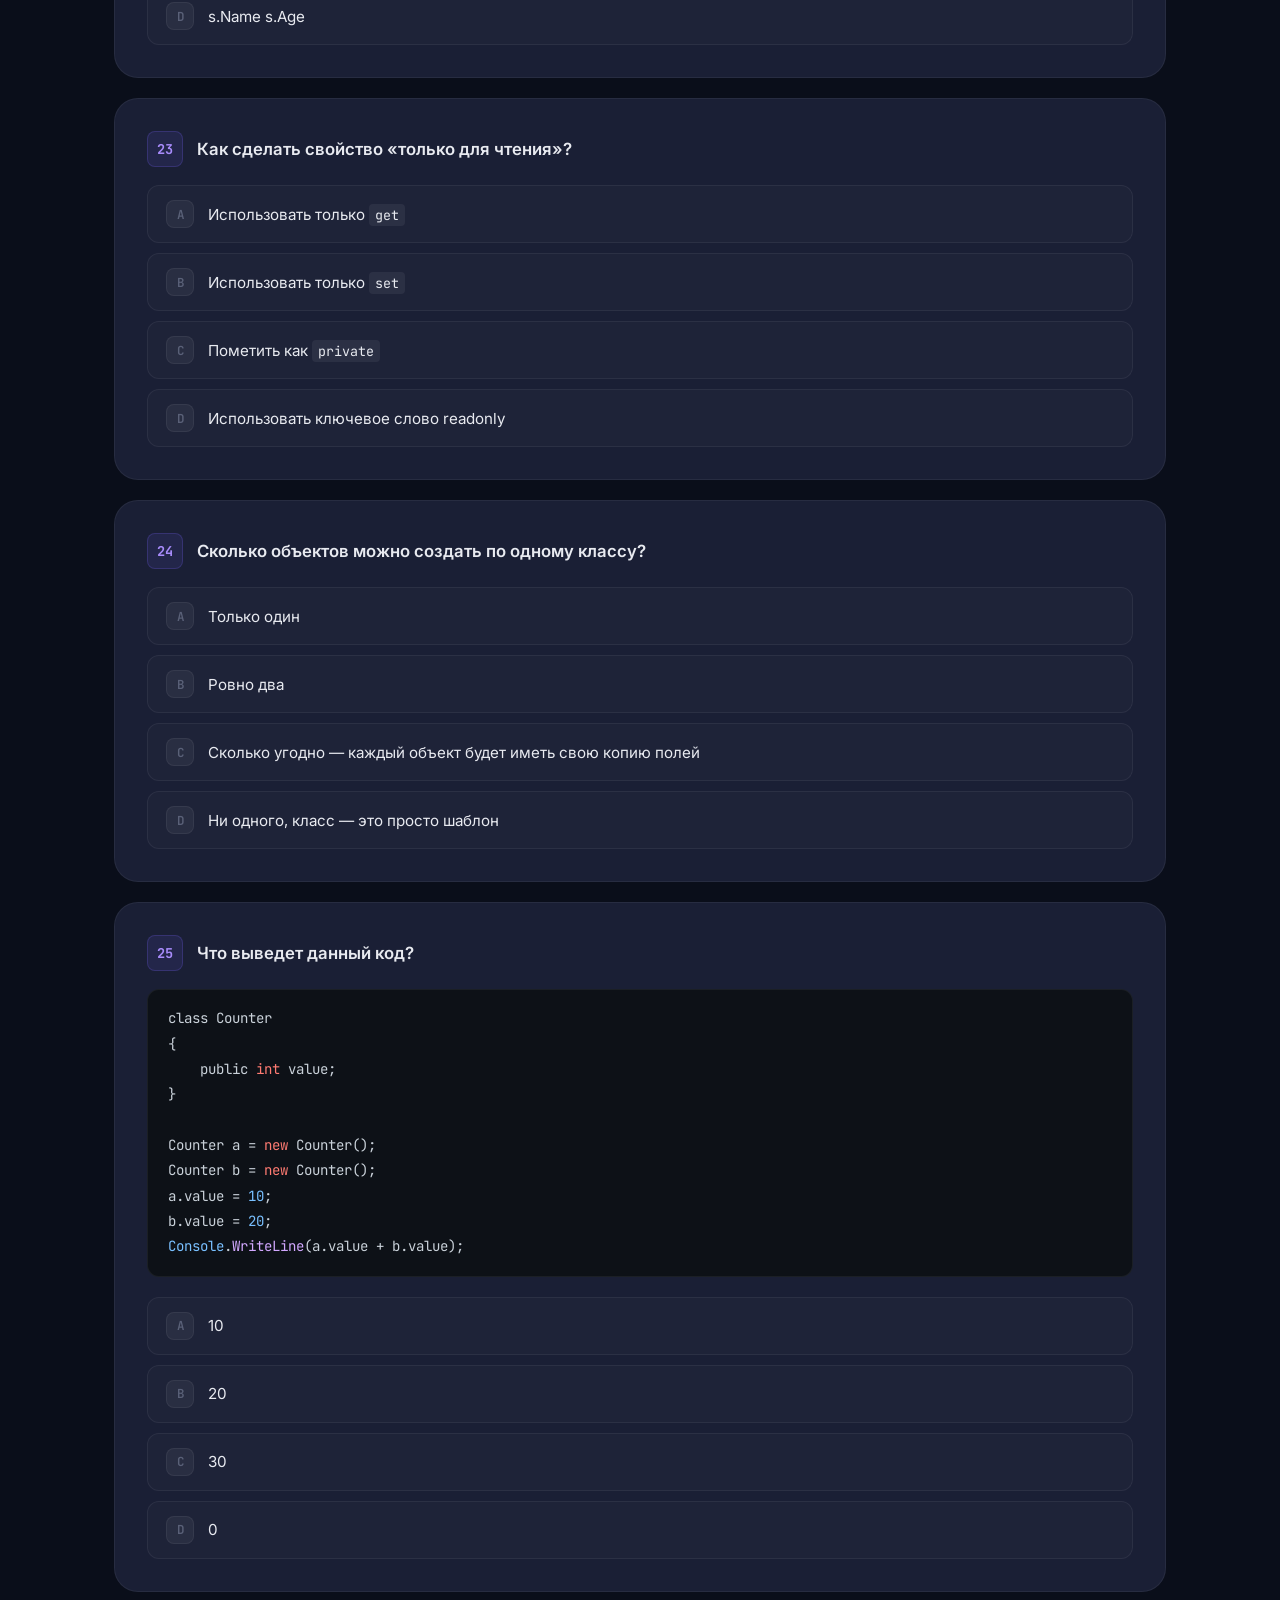
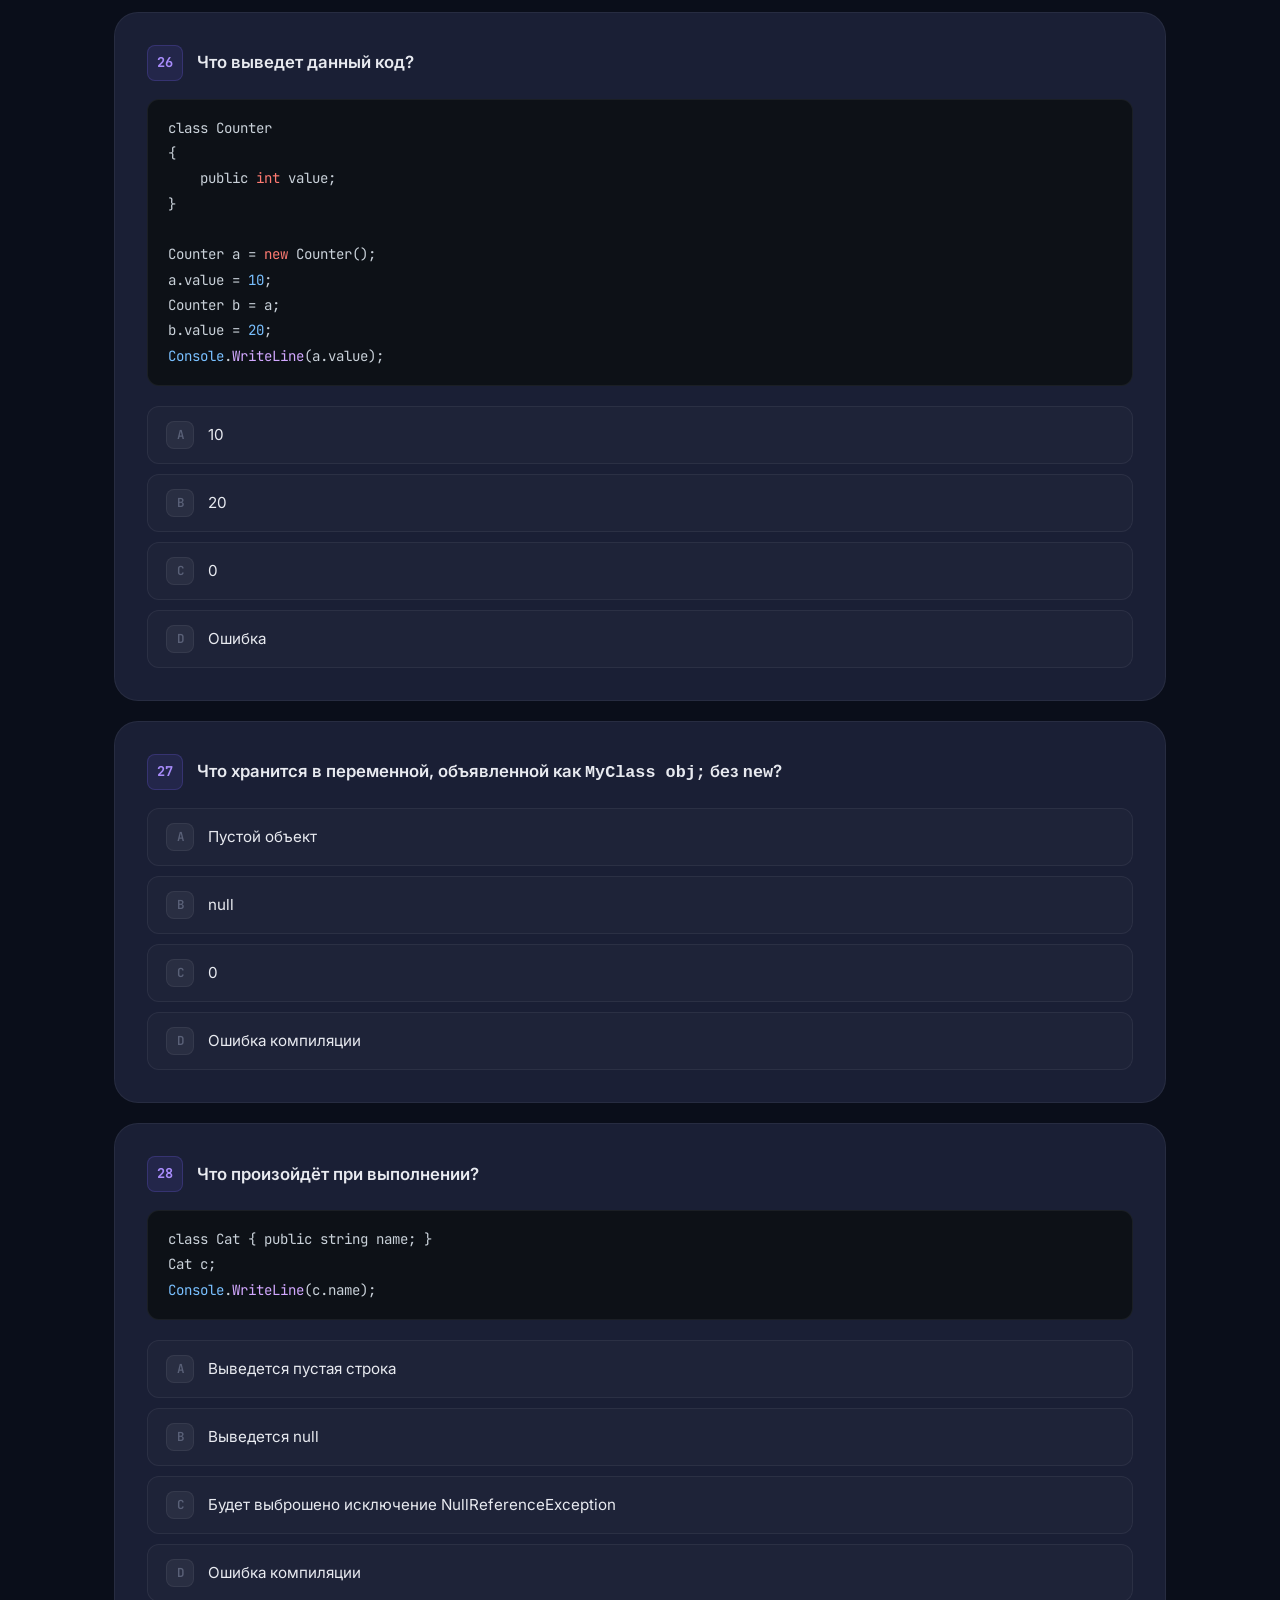
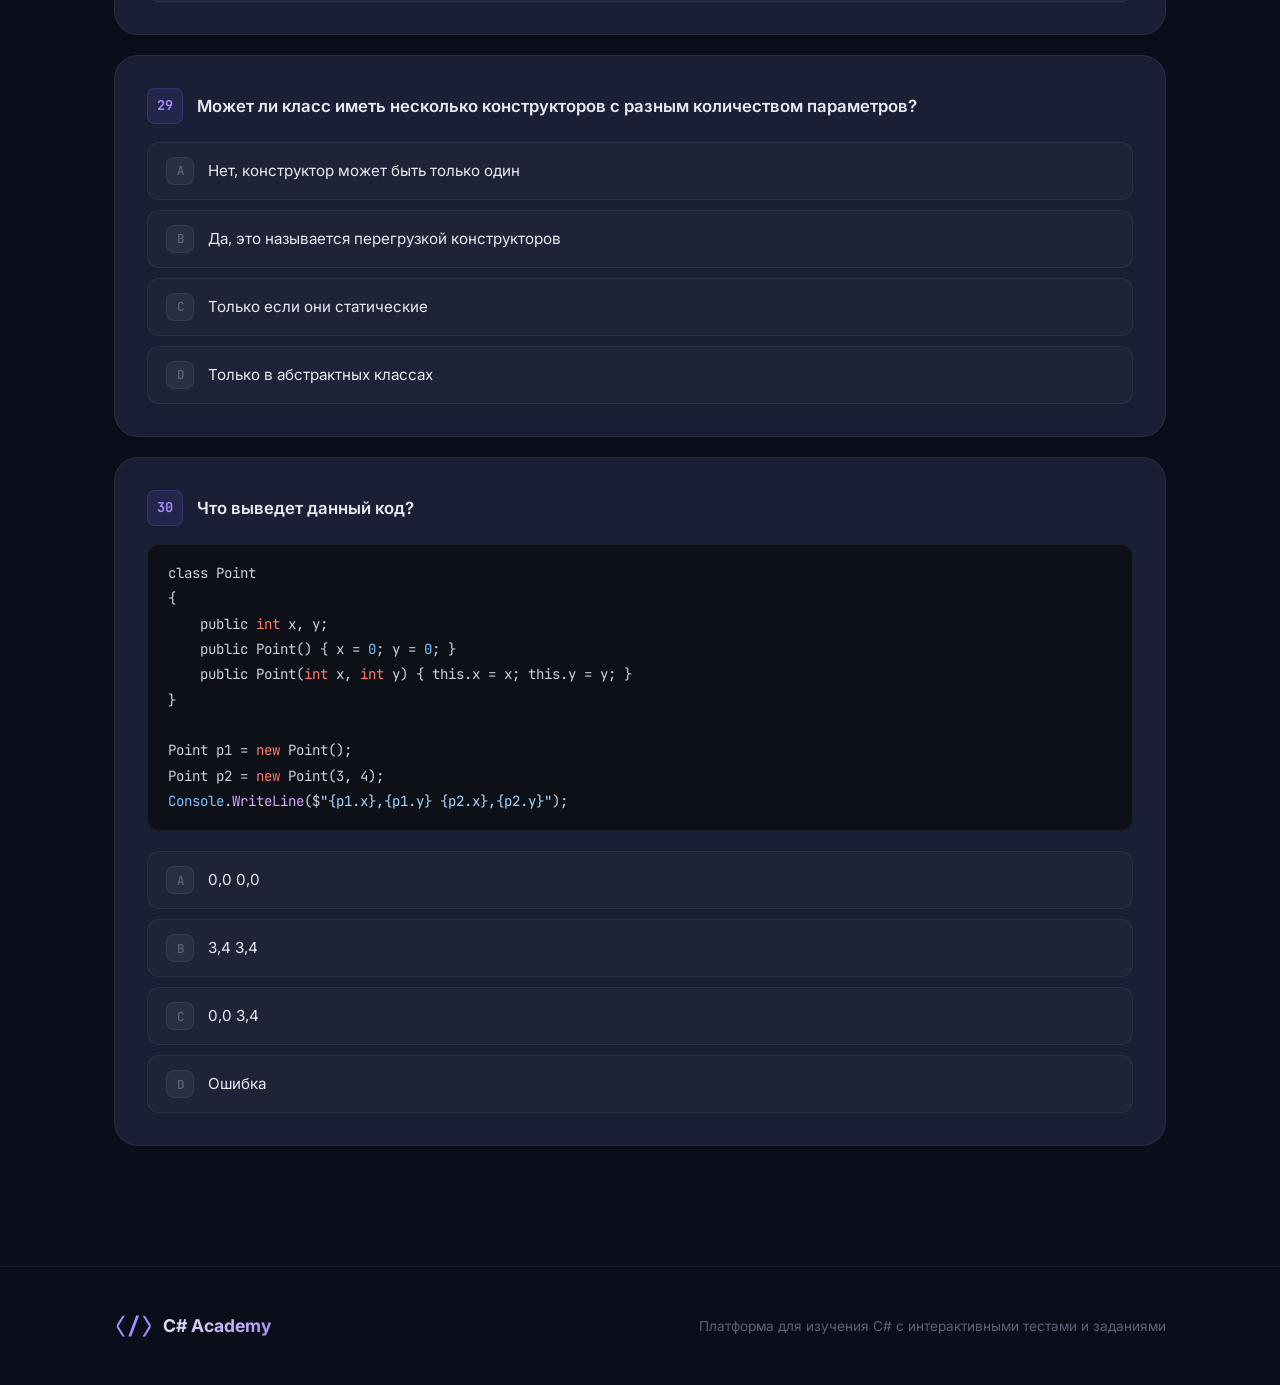
<file: lesson5.html>
<!DOCTYPE html>
<html lang="ru">
<head>
    <meta charset="UTF-8">
    <meta name="viewport" content="width=device-width, initial-scale=1.0">
    <title>Занятие 4 — Наследование | C# Academy</title>
    <meta name="description" content="Тестирование по теме: Функции (методы) в C# — объявление, параметры, возвращаемые значения.">
    <link rel="preconnect" href="https://fonts.googleapis.com">
    <link rel="preconnect" href="https://fonts.gstatic.com" crossorigin>
    <link href="https://fonts.googleapis.com/css2?family=Inter:wght@300;400;500;600;700;800&family=JetBrains+Mono:wght@400;500;600&display=swap" rel="stylesheet">
    <link rel="stylesheet" href="style.css">
</head>
<body>
    <div class="bg-grid"></div>
    <div class="bg-glow bg-glow-1"></div>
    <div class="bg-glow bg-glow-2"></div>
    <header class="header">
        <div class="container">
            <a href="index.html" class="logo"><span class="logo-icon">⟨/⟩</span><span class="logo-text">C# Academy</span></a>
            <nav class="nav">
                <a href="index.html" class="nav-link">Главная</a>
                <a href="#quiz" class="nav-link">Тест</a>
                <a href="#practice" class="nav-link">Практика</a>
            </nav>
        </div>
    </header>
    <section class="lesson-hero">
        <div class="container">
            <div class="breadcrumb">
                <a href="index.html">Главная</a><span class="breadcrumb-sep">→</span><span>Занятие 5</span>
            </div>
            <h1 class="lesson-hero-title"><span class="gradient-text">Занятие 5.</span> Классы и ООП</h1>
            <p class="lesson-hero-desc">Классы, свойства, автосвойства, конструктор.</p>
        </div>
    </section>
    <div class="container">
        <div class="section-nav" id="sectionNav">
            <button class="section-nav-btn active" data-target="quiz" id="btnQuiz">📝 Тестирование</button>
            <button class="section-nav-btn" data-target="practice" id="btnPractice">💻 Практика</button>
            <button class="section-nav-btn" data-target="results" id="btnResults">🏆 Итоги</button>
        </div>
    </div>
    <section class="quiz-section" id="quiz">
        <div class="container">
            <div class="progress-bar-wrapper">
                <div class="progress-info">
                    <span class="progress-label">Прогресс тестирования</span>
                    <span class="progress-count" id="progressCount">0 / 30</span>
                </div>
                <div class="progress-track"><div class="progress-fill" id="progressFill"></div></div>
            </div>
            <div class="score-card" id="scoreCard">
                <div class="score-emoji" id="scoreEmoji">🎉</div>
                <div class="score-text" id="scoreText">Отличный результат!</div>
                <div class="score-detail">Правильных ответов: <span class="score-number" id="scoreNumber">0/30</span></div>
            </div>
            <div id="quizContainer"></div>
        </div>
    </section>
    <section class="practice-section" id="practice" style="display:none;">
        <div class="container">
            <h2 class="practice-title">💻 Практические задания</h2>
            <p class="practice-subtitle">Напиши программу на C# для каждого задания. Проверь себя — результат должен совпадать с ожидаемым выводом.</p>
            <div id="practiceContainer"></div>
        </div>
    </section>
    <section class="result-section" id="finalResult" style="display:none;">
        <div class="container"><div id="finalResultContent"></div></div>
    </section>
    <footer class="footer">
        <div class="container">
            <div class="footer-content">
                <div class="footer-logo"><span class="logo-icon">⟨/⟩</span><span class="logo-text">C# Academy</span></div>
                <p class="footer-text">Платформа для изучения C# с интерактивными тестами и заданиями</p>
            </div>
        </div>
    </footer>
    <script src="lesson5-data.js"></script>
    <script src="quiz-engine.js"></script>
</body>
</html>
</file>
<file: style.css>
/* ===== Design Tokens ===== */
:root {
    /* Colors */
    --bg-primary: #0a0e1a;
    --bg-secondary: #111827;
    --bg-card: #1a1f35;
    --bg-card-hover: #222845;
    --bg-code: #0d1117;

    --text-primary: #e8eaf0;
    --text-secondary: #8b92a8;
    --text-muted: #5a6178;

    --accent-primary: #6c5ce7;
    --accent-secondary: #a78bfa;
    --accent-glow: rgba(108, 92, 231, 0.3);

    --success: #10b981;
    --success-bg: rgba(16, 185, 129, 0.1);
    --success-border: rgba(16, 185, 129, 0.3);

    --error: #ef4444;
    --error-bg: rgba(239, 68, 68, 0.1);
    --error-border: rgba(239, 68, 68, 0.3);

    --warning: #f59e0b;

    --border: rgba(255, 255, 255, 0.06);
    --border-hover: rgba(255, 255, 255, 0.12);

    /* Typography */
    --font-main: 'Inter', -apple-system, BlinkMacSystemFont, sans-serif;
    --font-mono: 'JetBrains Mono', 'Fira Code', monospace;

    /* Spacing */
    --container-width: 1100px;
    --section-gap: 100px;

    /* Radius */
    --radius-sm: 8px;
    --radius-md: 12px;
    --radius-lg: 16px;
    --radius-xl: 24px;

    /* Transitions */
    --transition: 0.3s cubic-bezier(0.4, 0, 0.2, 1);
    --transition-bounce: 0.5s cubic-bezier(0.34, 1.56, 0.64, 1);
}

/* ===== Reset & Base ===== */
*,
*::before,
*::after {
    margin: 0;
    padding: 0;
    box-sizing: border-box;
}

html {
    scroll-behavior: smooth;
    scrollbar-width: thin;
    scrollbar-color: var(--accent-primary) var(--bg-secondary);
}

body {
    font-family: var(--font-main);
    background: var(--bg-primary);
    color: var(--text-primary);
    line-height: 1.7;
    min-height: 100vh;
    overflow-x: hidden;
    -webkit-font-smoothing: antialiased;
}

a {
    text-decoration: none;
    color: inherit;
}

img {
    max-width: 100%;
}

/* ===== Animated Background ===== */
.bg-grid {
    position: fixed;
    inset: 0;
    background-image:
        linear-gradient(rgba(255, 255, 255, 0.02) 1px, transparent 1px),
        linear-gradient(90deg, rgba(255, 255, 255, 0.02) 1px, transparent 1px);
    background-size: 60px 60px;
    z-index: 0;
    pointer-events: none;
}

.bg-glow {
    position: fixed;
    border-radius: 50%;
    filter: blur(120px);
    z-index: 0;
    pointer-events: none;
    animation: floatGlow 15s ease-in-out infinite alternate;
}

.bg-glow-1 {
    width: 500px;
    height: 500px;
    background: rgba(108, 92, 231, 0.12);
    top: -100px;
    right: -100px;
}

.bg-glow-2 {
    width: 400px;
    height: 400px;
    background: rgba(167, 139, 250, 0.08);
    bottom: -50px;
    left: -50px;
    animation-delay: -7s;
}

@keyframes floatGlow {
    0% { transform: translate(0, 0) scale(1); }
    100% { transform: translate(40px, -40px) scale(1.15); }
}

/* ===== Container ===== */
.container {
    max-width: var(--container-width);
    margin: 0 auto;
    padding: 0 24px;
    position: relative;
    z-index: 1;
}

/* ===== Header ===== */
.header {
    position: fixed;
    top: 0;
    left: 0;
    right: 0;
    z-index: 100;
    padding: 16px 0;
    background: rgba(10, 14, 26, 0.8);
    backdrop-filter: blur(20px);
    border-bottom: 1px solid var(--border);
    transition: var(--transition);
}

.header .container {
    display: flex;
    align-items: center;
    justify-content: space-between;
}

.logo {
    display: flex;
    align-items: center;
    gap: 10px;
    font-weight: 700;
    font-size: 1.2rem;
    transition: var(--transition);
}

.logo:hover {
    transform: scale(1.03);
}

.logo-icon {
    font-family: var(--font-mono);
    color: var(--accent-secondary);
    font-size: 1.4rem;
}

.logo-text {
    background: linear-gradient(135deg, var(--text-primary), var(--accent-secondary));
    -webkit-background-clip: text;
    -webkit-text-fill-color: transparent;
    background-clip: text;
}

.nav {
    display: flex;
    gap: 8px;
}

.nav-link {
    padding: 8px 18px;
    border-radius: var(--radius-sm);
    font-size: 0.9rem;
    font-weight: 500;
    color: var(--text-secondary);
    transition: var(--transition);
}

.nav-link:hover,
.nav-link.active {
    color: var(--text-primary);
    background: rgba(255, 255, 255, 0.05);
}

/* ===== Hero ===== */
.hero {
    padding: 160px 0 60px;
    text-align: center;
}

.hero-badge {
    display: inline-block;
    padding: 8px 20px;
    background: rgba(108, 92, 231, 0.12);
    border: 1px solid rgba(108, 92, 231, 0.25);
    border-radius: 50px;
    font-size: 0.85rem;
    font-weight: 500;
    color: var(--accent-secondary);
    margin-bottom: 28px;
    animation: fadeInUp 0.6s ease-out;
}

.hero-title {
    font-size: clamp(2.4rem, 5vw, 3.6rem);
    font-weight: 800;
    line-height: 1.15;
    margin-bottom: 20px;
    letter-spacing: -0.02em;
    animation: fadeInUp 0.6s ease-out 0.1s both;
}

.gradient-text {
    background: linear-gradient(135deg, var(--accent-primary), var(--accent-secondary), #c084fc);
    -webkit-background-clip: text;
    -webkit-text-fill-color: transparent;
    background-clip: text;
}

.hero-subtitle {
    font-size: 1.15rem;
    color: var(--text-secondary);
    max-width: 560px;
    margin: 0 auto 36px;
    line-height: 1.8;
    animation: fadeInUp 0.6s ease-out 0.2s both;
}

.hero-btn {
    display: inline-flex;
    align-items: center;
    gap: 10px;
    padding: 14px 32px;
    background: linear-gradient(135deg, var(--accent-primary), #7c3aed);
    color: white;
    font-weight: 600;
    font-size: 1rem;
    border-radius: var(--radius-md);
    transition: var(--transition);
    box-shadow: 0 4px 24px rgba(108, 92, 231, 0.3);
    animation: fadeInUp 0.6s ease-out 0.3s both;
}

.hero-btn:hover {
    transform: translateY(-2px);
    box-shadow: 0 8px 32px rgba(108, 92, 231, 0.45);
}

/* ===== Stats ===== */
.stats {
    padding: 40px 0 var(--section-gap);
}

.stats-grid {
    display: grid;
    grid-template-columns: repeat(3, 1fr);
    gap: 20px;
}

.stat-card {
    text-align: center;
    padding: 28px 20px;
    background: var(--bg-card);
    border: 1px solid var(--border);
    border-radius: var(--radius-lg);
    transition: var(--transition);
}

.stat-card:hover {
    border-color: var(--border-hover);
    transform: translateY(-2px);
}

.stat-number {
    font-size: 2.4rem;
    font-weight: 800;
    background: linear-gradient(135deg, var(--accent-primary), var(--accent-secondary));
    -webkit-background-clip: text;
    -webkit-text-fill-color: transparent;
    background-clip: text;
    line-height: 1.2;
}

.stat-label {
    font-size: 0.85rem;
    color: var(--text-secondary);
    margin-top: 4px;
    font-weight: 500;
}

/* ===== Lessons ===== */
.lessons {
    padding-bottom: var(--section-gap);
}

.section-title {
    font-size: 2rem;
    font-weight: 700;
    text-align: center;
    margin-bottom: 10px;
    letter-spacing: -0.01em;
}

.section-subtitle {
    text-align: center;
    color: var(--text-secondary);
    font-size: 1rem;
    margin-bottom: 48px;
}

.lessons-grid {
    display: grid;
    grid-template-columns: repeat(auto-fill, minmax(320px, 1fr));
    gap: 24px;
}

.lesson-card {
    position: relative;
    padding: 32px;
    background: var(--bg-card);
    border: 1px solid var(--border);
    border-radius: var(--radius-xl);
    transition: var(--transition);
    overflow: hidden;
    animation: fadeInUp 0.6s ease-out calc(var(--delay, 0s)) both;
}

.lesson-card::before {
    content: '';
    position: absolute;
    inset: 0;
    background: linear-gradient(135deg, rgba(108, 92, 231, 0.05), transparent 60%);
    opacity: 0;
    transition: var(--transition);
}

.lesson-card:not(.locked):hover {
    border-color: rgba(108, 92, 231, 0.3);
    transform: translateY(-4px);
    box-shadow: 0 12px 40px rgba(108, 92, 231, 0.12);
}

.lesson-card:not(.locked):hover::before {
    opacity: 1;
}

.lesson-card.locked {
    opacity: 0.5;
    cursor: not-allowed;
}

.lesson-card-header {
    display: flex;
    align-items: center;
    justify-content: space-between;
    margin-bottom: 20px;
    position: relative;
    z-index: 1;
}

.lesson-number {
    font-family: var(--font-mono);
    font-size: 0.85rem;
    font-weight: 600;
    color: var(--text-muted);
}

.lesson-status {
    padding: 4px 12px;
    border-radius: 50px;
    font-size: 0.75rem;
    font-weight: 600;
    text-transform: uppercase;
    letter-spacing: 0.05em;
}

.lesson-status.available {
    background: var(--success-bg);
    color: var(--success);
    border: 1px solid var(--success-border);
}

.lesson-status.locked-status {
    background: rgba(255, 255, 255, 0.05);
    color: var(--text-muted);
    border: 1px solid var(--border);
}

.lesson-card-icon {
    margin-bottom: 20px;
    color: var(--accent-secondary);
    position: relative;
    z-index: 1;
}

.lesson-card-title {
    font-size: 1.25rem;
    font-weight: 700;
    margin-bottom: 8px;
    position: relative;
    z-index: 1;
}

.lesson-card-desc {
    font-size: 0.9rem;
    color: var(--text-secondary);
    line-height: 1.6;
    margin-bottom: 20px;
    position: relative;
    z-index: 1;
}

.lesson-card-meta {
    display: flex;
    gap: 16px;
    font-size: 0.82rem;
    color: var(--text-muted);
    position: relative;
    z-index: 1;
}

.lesson-card-arrow {
    position: absolute;
    bottom: 28px;
    right: 28px;
    color: var(--accent-secondary);
    opacity: 0;
    transform: translateX(-8px);
    transition: var(--transition);
}

.lesson-card:not(.locked):hover .lesson-card-arrow {
    opacity: 1;
    transform: translateX(0);
}

/* ===== Footer ===== */
.footer {
    padding: 40px 0;
    border-top: 1px solid var(--border);
}

.footer-content {
    display: flex;
    align-items: center;
    justify-content: space-between;
}

.footer-logo {
    display: flex;
    align-items: center;
    gap: 10px;
    font-weight: 700;
    font-size: 1.1rem;
}

.footer-text {
    font-size: 0.85rem;
    color: var(--text-muted);
}

/* ===== Lesson Page ===== */
.lesson-hero {
    padding: 120px 0 48px;
}

.breadcrumb {
    display: flex;
    align-items: center;
    gap: 8px;
    font-size: 0.85rem;
    color: var(--text-muted);
    margin-bottom: 24px;
}

.breadcrumb a {
    color: var(--accent-secondary);
    transition: var(--transition);
}

.breadcrumb a:hover {
    color: var(--text-primary);
}

.breadcrumb-sep {
    opacity: 0.4;
}

.lesson-hero-title {
    font-size: clamp(1.8rem, 4vw, 2.6rem);
    font-weight: 800;
    margin-bottom: 12px;
    letter-spacing: -0.02em;
}

.lesson-hero-desc {
    font-size: 1.05rem;
    color: var(--text-secondary);
    max-width: 600px;
    line-height: 1.7;
}

/* Section Nav */
.section-nav {
    display: flex;
    gap: 8px;
    padding: 24px 0 48px;
    position: sticky;
    top: 65px;
    z-index: 50;
    background: rgba(10, 14, 26, 0.85);
    backdrop-filter: blur(20px);
}

.section-nav-btn {
    padding: 10px 24px;
    border-radius: var(--radius-sm);
    font-size: 0.9rem;
    font-weight: 600;
    color: var(--text-secondary);
    background: var(--bg-card);
    border: 1px solid var(--border);
    cursor: pointer;
    transition: var(--transition);
    font-family: var(--font-main);
}

.section-nav-btn:hover {
    color: var(--text-primary);
    border-color: var(--border-hover);
}

.section-nav-btn.active {
    background: linear-gradient(135deg, var(--accent-primary), #7c3aed);
    color: white;
    border-color: transparent;
}

/* Progress */
.progress-bar-wrapper {
    padding-bottom: 32px;
}

.progress-info {
    display: flex;
    justify-content: space-between;
    align-items: center;
    margin-bottom: 10px;
}

.progress-label {
    font-size: 0.85rem;
    font-weight: 600;
    color: var(--text-secondary);
}

.progress-count {
    font-size: 0.85rem;
    font-weight: 600;
    font-family: var(--font-mono);
    color: var(--accent-secondary);
}

.progress-track {
    height: 6px;
    background: var(--bg-card);
    border-radius: 50px;
    overflow: hidden;
}

.progress-fill {
    height: 100%;
    background: linear-gradient(90deg, var(--accent-primary), var(--accent-secondary));
    border-radius: 50px;
    width: 0%;
    transition: width 0.5s cubic-bezier(0.4, 0, 0.2, 1);
}

/* Quiz */
.quiz-section,
.practice-section {
    padding-bottom: var(--section-gap);
}

.quiz-question {
    background: var(--bg-card);
    border: 1px solid var(--border);
    border-radius: var(--radius-xl);
    padding: 32px;
    margin-bottom: 20px;
    transition: var(--transition);
    animation: fadeInUp 0.4s ease-out both;
}

.quiz-question.answered-correct {
    border-color: var(--success-border);
}

.quiz-question.answered-wrong {
    border-color: var(--error-border);
}

.question-header {
    display: flex;
    align-items: center;
    gap: 14px;
    margin-bottom: 18px;
}

.question-num {
    width: 36px;
    height: 36px;
    display: flex;
    align-items: center;
    justify-content: center;
    background: rgba(108, 92, 231, 0.12);
    border: 1px solid rgba(108, 92, 231, 0.25);
    border-radius: var(--radius-sm);
    font-family: var(--font-mono);
    font-size: 0.85rem;
    font-weight: 700;
    color: var(--accent-secondary);
    flex-shrink: 0;
}

.question-text {
    font-size: 1.05rem;
    font-weight: 600;
    line-height: 1.6;
}

.question-code {
    background: var(--bg-code);
    border: 1px solid var(--border);
    border-radius: var(--radius-md);
    padding: 16px 20px;
    margin-bottom: 20px;
    font-family: var(--font-mono);
    font-size: 0.88rem;
    line-height: 1.8;
    overflow-x: auto;
    color: #c9d1d9;
    white-space: pre;
}

.question-code .keyword {
    color: #ff7b72;
}

.question-code .type {
    color: #79c0ff;
}

.question-code .string {
    color: #a5d6ff;
}

.question-code .comment {
    color: #6e7681;
}

.question-code .method {
    color: #d2a8ff;
}

.question-code .number {
    color: #79c0ff;
}

/* Options */
.options {
    display: flex;
    flex-direction: column;
    gap: 10px;
}

.option {
    display: flex;
    align-items: center;
    gap: 14px;
    padding: 14px 18px;
    background: rgba(255, 255, 255, 0.02);
    border: 1px solid var(--border);
    border-radius: var(--radius-md);
    cursor: pointer;
    transition: var(--transition);
    font-size: 0.95rem;
}

.option:hover:not(.disabled) {
    border-color: var(--border-hover);
    background: rgba(255, 255, 255, 0.04);
}

.option.disabled {
    cursor: default;
}

.option-marker {
    width: 28px;
    height: 28px;
    display: flex;
    align-items: center;
    justify-content: center;
    border-radius: var(--radius-sm);
    background: rgba(255, 255, 255, 0.05);
    border: 1px solid var(--border);
    font-family: var(--font-mono);
    font-size: 0.78rem;
    font-weight: 600;
    color: var(--text-muted);
    flex-shrink: 0;
    transition: var(--transition);
}

.option.selected.correct .option-marker {
    background: var(--success-bg);
    border-color: var(--success);
    color: var(--success);
}

.option.correct-reveal .option-marker {
    background: var(--success-bg);
    border-color: var(--success);
    color: var(--success);
}

.option.selected.wrong .option-marker {
    background: var(--error-bg);
    border-color: var(--error);
    color: var(--error);
}

.option.selected.correct,
.option.correct-reveal {
    border-color: var(--success-border);
    background: var(--success-bg);
}

.option.selected.wrong {
    border-color: var(--error-border);
    background: var(--error-bg);
}

.option-text {
    flex: 1;
}

.option-text code {
    font-family: var(--font-mono);
    font-size: 0.88em;
    background: rgba(255, 255, 255, 0.06);
    padding: 2px 6px;
    border-radius: 4px;
}

/* Explanation */
.explanation {
    margin-top: 16px;
    padding: 16px 20px;
    background: rgba(108, 92, 231, 0.06);
    border: 1px solid rgba(108, 92, 231, 0.15);
    border-radius: var(--radius-md);
    font-size: 0.9rem;
    line-height: 1.7;
    color: var(--text-secondary);
    display: none;
    animation: fadeIn 0.3s ease-out;
}

.explanation.show {
    display: block;
}

.explanation-label {
    font-weight: 700;
    color: var(--accent-secondary);
    margin-bottom: 6px;
    font-size: 0.8rem;
    text-transform: uppercase;
    letter-spacing: 0.05em;
}

.explanation code {
    font-family: var(--font-mono);
    font-size: 0.88em;
    background: rgba(255, 255, 255, 0.06);
    padding: 2px 6px;
    border-radius: 4px;
    color: var(--accent-secondary);
}

/* Practice */
.practice-title {
    font-size: 1.6rem;
    font-weight: 700;
    margin-bottom: 8px;
}

.practice-subtitle {
    color: var(--text-secondary);
    font-size: 0.95rem;
    margin-bottom: 36px;
    line-height: 1.7;
}

.practice-task {
    background: var(--bg-card);
    border: 1px solid var(--border);
    border-radius: var(--radius-xl);
    padding: 32px;
    margin-bottom: 20px;
    animation: fadeInUp 0.4s ease-out both;
}




.task-num {
    width: 36px;
    height: 36px;
    display: flex;
    align-items: center;
    justify-content: center;
    background: rgba(16, 185, 129, 0.12);
    border: 1px solid rgba(16, 185, 129, 0.25);
    border-radius: var(--radius-sm);
    font-family: var(--font-mono);
    font-size: 0.85rem;
    font-weight: 700;
    color: var(--success);
    flex-shrink: 0;
}

.task-title {
    font-size: 1.1rem;
    font-weight: 700;
}

.task-desc {
    font-size: 0.95rem;
    color: var(--text-secondary);
    line-height: 1.7;
    margin-bottom: 16px;
}

.task-example {
    background: var(--bg-code);
    border: 1px solid var(--border);
    border-radius: var(--radius-md);
    padding: 16px 20px;
    font-family: var(--font-mono);
    font-size: 0.85rem;
    line-height: 1.8;
    color: #c9d1d9;
}

.task-example-label {
    font-size: 0.75rem;
    font-weight: 700;
    color: var(--text-muted);
    text-transform: uppercase;
    letter-spacing: 0.08em;
    margin-bottom: 8px;
}

.task-io {
    display: grid;
    grid-template-columns: 1fr 1fr;
    gap: 12px;
    margin-top: 4px;
}

.task-io-block {
    background: var(--bg-code);
    border: 1px solid var(--border);
    border-radius: var(--radius-md);
    padding: 14px 16px;
}

.task-io-label {
    font-size: 0.72rem;
    font-weight: 700;
    color: var(--success);
    text-transform: uppercase;
    letter-spacing: 0.08em;
    margin-bottom: 6px;
}

.task-io-content {
    font-family: var(--font-mono);
    font-size: 0.85rem;
    color: #c9d1d9;
    white-space: pre;
    line-height: 1.6;
}

/* Score */
.score-card {
    background: var(--bg-card);
    border: 1px solid var(--border);
    border-radius: var(--radius-xl);
    padding: 40px;
    text-align: center;
    margin-bottom: 40px;
    display: none;
}

.score-card.show {
    display: block;
    animation: fadeInUp 0.5s ease-out;
}

.score-emoji {
    font-size: 3rem;
    margin-bottom: 16px;
}

.score-text {
    font-size: 1.4rem;
    font-weight: 700;
    margin-bottom: 8px;
}

.score-detail {
    font-size: 1rem;
    color: var(--text-secondary);
}

.score-number {
    font-family: var(--font-mono);
    font-weight: 700;
    color: var(--accent-secondary);
}

/* ===== Animations ===== */
@keyframes fadeInUp {
    from {
        opacity: 0;
        transform: translateY(16px);
    }
    to {
        opacity: 1;
        transform: translateY(0);
    }
}

@keyframes fadeIn {
    from { opacity: 0; }
    to { opacity: 1; }
}

@keyframes scaleIn {
    from {
        opacity: 0;
        transform: scale(0.9);
    }
    to {
        opacity: 1;
        transform: scale(1);
    }
}

/* ===== Practice Task Extras ===== */
.task-header {
    display: flex;
    align-items: center;
    gap: 14px;
    margin-bottom: 16px;
    flex-wrap: wrap;
}

.task-meta-badges {
    display: flex;
    gap: 8px;
    margin-left: auto;
}

.task-difficulty {
    padding: 3px 10px;
    border-radius: 50px;
    font-size: 0.72rem;
    font-weight: 700;
    text-transform: uppercase;
    letter-spacing: 0.04em;
}

.difficulty-easy {
    background: var(--success-bg);
    color: var(--success);
    border: 1px solid var(--success-border);
}

.difficulty-medium {
    background: rgba(245, 158, 11, 0.1);
    color: #f59e0b;
    border: 1px solid rgba(245, 158, 11, 0.3);
}

.difficulty-hard {
    background: var(--error-bg);
    color: var(--error);
    border: 1px solid var(--error-border);
}

.task-points-badge {
    padding: 3px 10px;
    border-radius: 50px;
    font-size: 0.72rem;
    font-weight: 700;
    background: rgba(108, 92, 231, 0.12);
    color: var(--accent-secondary);
    border: 1px solid rgba(108, 92, 231, 0.25);
}

/* Task Action Buttons */
.task-actions {
    display: flex;
    gap: 12px;
    margin-top: 20px;
}

.task-btn {
    display: inline-flex;
    align-items: center;
    gap: 8px;
    padding: 10px 22px;
    border-radius: var(--radius-md);
    font-size: 0.9rem;
    font-weight: 600;
    font-family: var(--font-main);
    cursor: pointer;
    transition: var(--transition);
    border: 1px solid;
}

.task-btn-success {
    background: var(--success-bg);
    color: var(--success);
    border-color: var(--success-border);
}

.task-btn-success:hover {
    background: rgba(16, 185, 129, 0.2);
    border-color: var(--success);
    transform: translateY(-1px);
    box-shadow: 0 4px 16px rgba(16, 185, 129, 0.2);
}

.task-btn-fail {
    background: var(--error-bg);
    color: var(--error);
    border-color: var(--error-border);
}

.task-btn-fail:hover {
    background: rgba(239, 68, 68, 0.2);
    border-color: var(--error);
    transform: translateY(-1px);
    box-shadow: 0 4px 16px rgba(239, 68, 68, 0.2);
}

/* Task Result Badge */
.task-result-badge {
    display: flex;
    align-items: center;
    gap: 10px;
    margin-top: 20px;
    padding: 12px 18px;
    border-radius: var(--radius-md);
    font-size: 0.9rem;
    font-weight: 500;
    animation: fadeIn 0.3s ease-out;
}

.task-result-badge strong {
    font-weight: 700;
}

.result-success {
    background: var(--success-bg);
    color: var(--success);
    border: 1px solid var(--success-border);
}

.result-fail {
    background: var(--error-bg);
    color: var(--error);
    border: 1px solid var(--error-border);
}

.task-undo-btn {
    margin-left: auto;
    padding: 5px 14px;
    border-radius: var(--radius-sm);
    font-size: 0.78rem;
    font-weight: 600;
    font-family: var(--font-main);
    color: var(--text-secondary);
    background: rgba(255, 255, 255, 0.06);
    border: 1px solid var(--border);
    cursor: pointer;
    transition: var(--transition);
}

.task-undo-btn:hover {
    color: var(--text-primary);
    background: rgba(255, 255, 255, 0.1);
    border-color: var(--border-hover);
}

/* Task completed/failed states */
.practice-task.task-completed {
    border-color: var(--success-border);
}

.practice-task.task-failed {
    border-color: var(--error-border);
}

/* ===== Final Result Section ===== */
.result-section {
    padding-bottom: var(--section-gap);
}

.final-score-hero {
    text-align: center;
    padding: 48px 32px;
    background: var(--bg-card);
    border: 1px solid var(--border);
    border-radius: var(--radius-xl);
    margin-bottom: 32px;
    animation: scaleIn 0.5s ease-out;
}

.final-emoji {
    font-size: 4rem;
    margin-bottom: 16px;
    animation: fadeInUp 0.5s ease-out 0.1s both;
}

.final-message {
    font-size: 2rem;
    font-weight: 800;
    margin-bottom: 8px;
    animation: fadeInUp 0.5s ease-out 0.2s both;
}

.final-sub-message {
    font-size: 1rem;
    color: var(--text-secondary);
    max-width: 500px;
    margin: 0 auto 28px;
    line-height: 1.7;
    animation: fadeInUp 0.5s ease-out 0.3s both;
}

.final-total {
    display: inline-flex;
    align-items: baseline;
    gap: 4px;
    padding: 16px 36px;
    background: rgba(108, 92, 231, 0.1);
    border: 1px solid rgba(108, 92, 231, 0.2);
    border-radius: var(--radius-lg);
    animation: fadeInUp 0.5s ease-out 0.4s both;
}

.final-total-number {
    font-family: var(--font-mono);
    font-size: 2.8rem;
    font-weight: 800;
    background: linear-gradient(135deg, var(--accent-primary), var(--accent-secondary));
    -webkit-background-clip: text;
    -webkit-text-fill-color: transparent;
    background-clip: text;
    line-height: 1;
}

.final-total-sep {
    font-family: var(--font-mono);
    font-size: 1.8rem;
    color: var(--text-muted);
    font-weight: 300;
}

.final-total-max {
    font-family: var(--font-mono);
    font-size: 1.4rem;
    font-weight: 700;
    color: var(--text-secondary);
}

.final-total-label {
    font-size: 0.9rem;
    color: var(--text-muted);
    margin-left: 6px;
    font-weight: 500;
}

/* Breakdown */
.final-breakdown {
    display: flex;
    flex-direction: column;
    gap: 24px;
}

.breakdown-section {
    background: var(--bg-card);
    border: 1px solid var(--border);
    border-radius: var(--radius-xl);
    padding: 28px 32px;
    animation: fadeInUp 0.5s ease-out both;
}

.breakdown-header {
    display: flex;
    align-items: center;
    justify-content: space-between;
    margin-bottom: 14px;
}

.breakdown-title {
    font-size: 1.1rem;
    font-weight: 700;
}

.breakdown-score {
    font-family: var(--font-mono);
    font-size: 1rem;
    font-weight: 700;
    color: var(--accent-secondary);
}

.breakdown-bar {
    height: 8px;
    background: rgba(255, 255, 255, 0.06);
    border-radius: 50px;
    overflow: hidden;
    margin-bottom: 14px;
}

.breakdown-fill {
    height: 100%;
    background: linear-gradient(90deg, var(--accent-primary), var(--accent-secondary));
    border-radius: 50px;
    transition: width 0.8s cubic-bezier(0.4, 0, 0.2, 1);
}

.breakdown-fill-green {
    background: linear-gradient(90deg, #059669, var(--success));
}

.breakdown-detail {
    font-size: 0.85rem;
    color: var(--text-muted);
}

/* Result Table */
.result-table {
    margin-top: 8px;
}

.result-row {
    display: grid;
    grid-template-columns: 1fr 90px 60px 80px;
    align-items: center;
    padding: 10px 0;
    border-bottom: 1px solid var(--border);
    font-size: 0.88rem;
}

.result-row:last-child {
    border-bottom: none;
}

.result-row-header {
    color: var(--text-muted);
    font-weight: 700;
    font-size: 0.75rem;
    text-transform: uppercase;
    letter-spacing: 0.04em;
    padding-bottom: 8px;
}

.result-row-name {
    font-weight: 600;
    color: var(--text-primary);
}

.result-row-header .result-row-name {
    color: var(--text-muted);
    font-weight: 700;
}

.result-row-diff {
    font-size: 0.82rem;
    color: var(--text-secondary);
}

.result-row-max {
    font-family: var(--font-mono);
    font-size: 0.82rem;
    color: var(--text-muted);
}

.result-passed {
    font-family: var(--font-mono);
    font-weight: 700;
    color: var(--success);
}

.result-not-passed {
    font-family: var(--font-mono);
    font-weight: 700;
    color: var(--error);
}

.result-pending {
    font-family: var(--font-mono);
    color: var(--text-muted);
}

/* ===== Responsive ===== */
@media (max-width: 768px) {
    .stats-grid {
        grid-template-columns: repeat(3, 1fr);
        gap: 12px;
    }

    .stat-card {
        padding: 20px 12px;
    }

    .stat-number {
        font-size: 1.8rem;
    }

    .lessons-grid {
        grid-template-columns: 1fr;
    }

    .footer-content {
        flex-direction: column;
        text-align: center;
        gap: 12px;
    }

    .section-nav {
        overflow-x: auto;
        -webkit-overflow-scrolling: touch;
    }

    .task-io {
        grid-template-columns: 1fr;
    }

    .quiz-question,
    .practice-task {
        padding: 24px;
    }

    .task-meta-badges {
        margin-left: 0;
        width: 100%;
    }

    .task-actions {
        flex-direction: column;
    }

    .task-btn {
        justify-content: center;
    }

    .result-row {
        grid-template-columns: 1fr 70px 50px 65px;
        font-size: 0.82rem;
    }

    .final-score-hero {
        padding: 32px 20px;
    }

    .final-total-number {
        font-size: 2.2rem;
    }

    .breakdown-section {
        padding: 20px;
    }
}

@media (max-width: 480px) {
    .nav {
        display: none;
    }

    .hero {
        padding: 130px 0 40px;
    }

    .hero-btn {
        width: 100%;
        justify-content: center;
    }

    .section-nav-btn {
        padding: 8px 16px;
        font-size: 0.82rem;
        white-space: nowrap;
    }

    .final-message {
        font-size: 1.5rem;
    }
}
</file>
